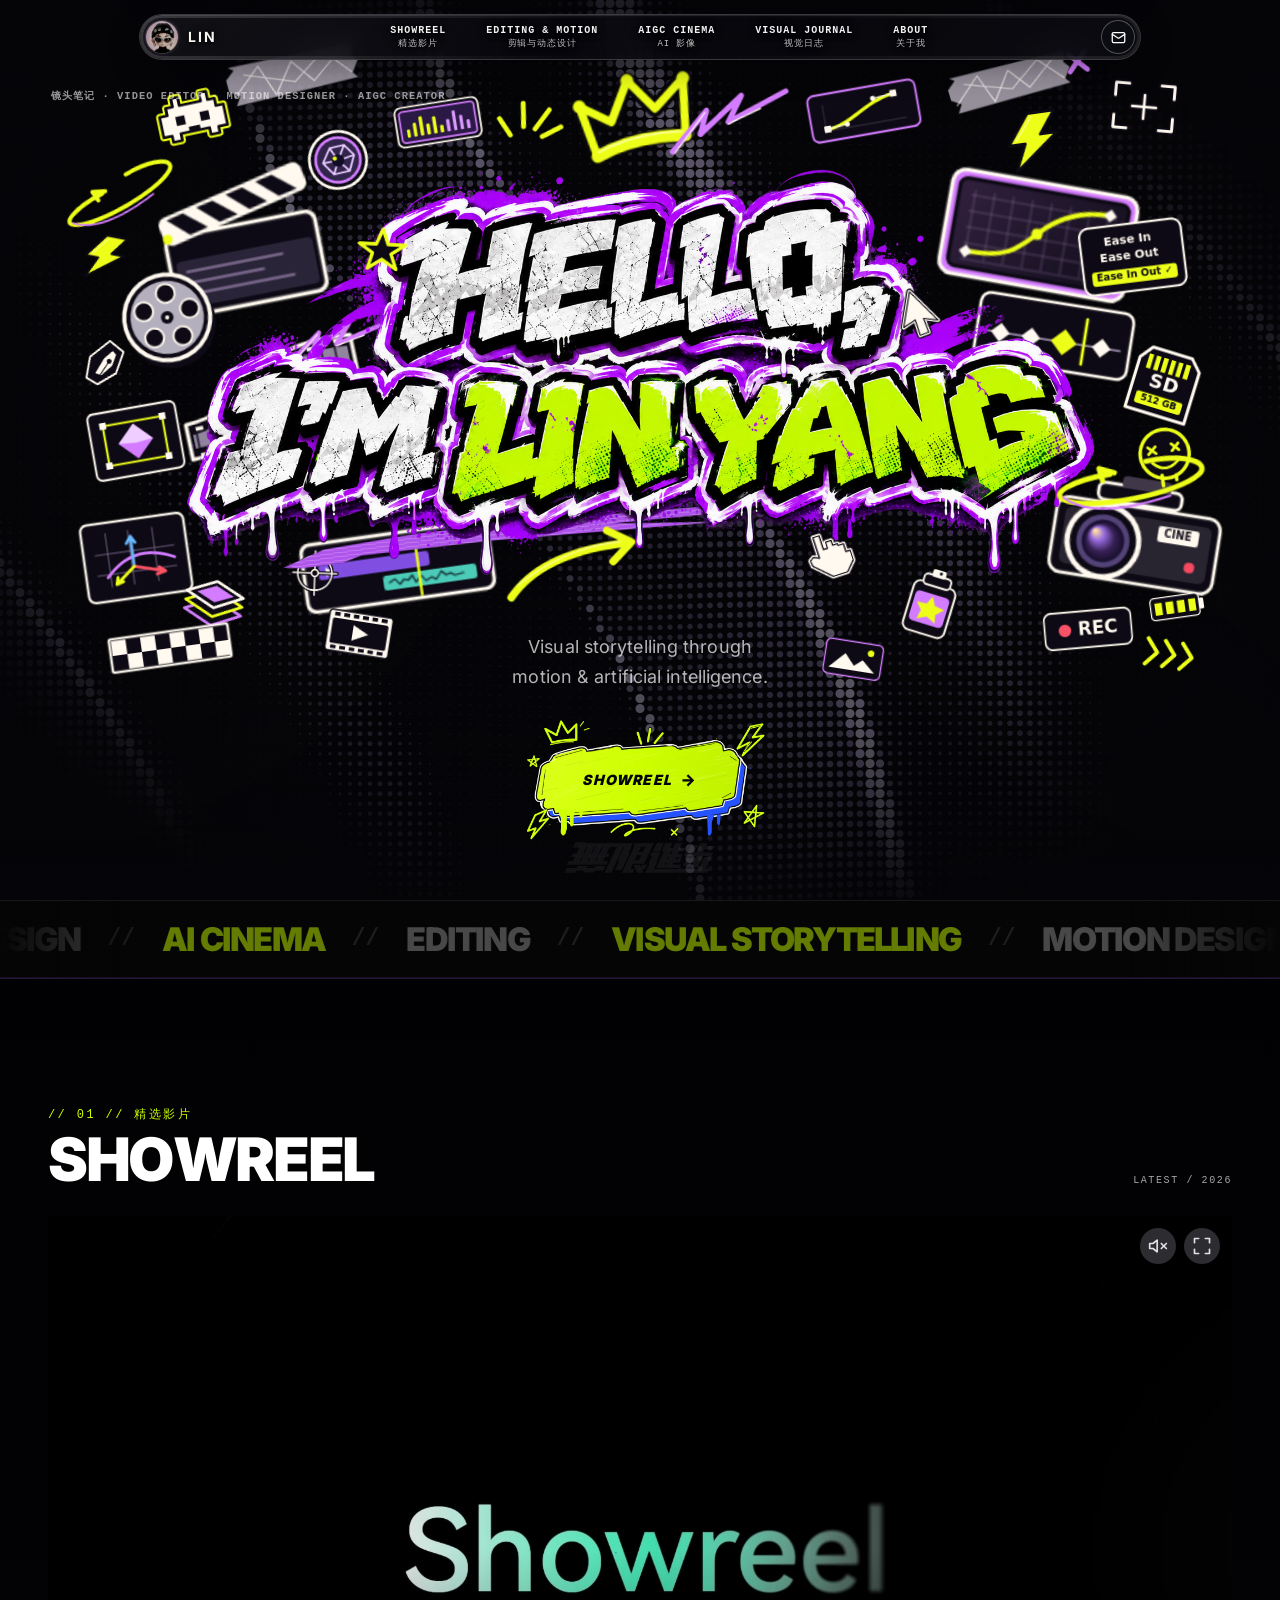
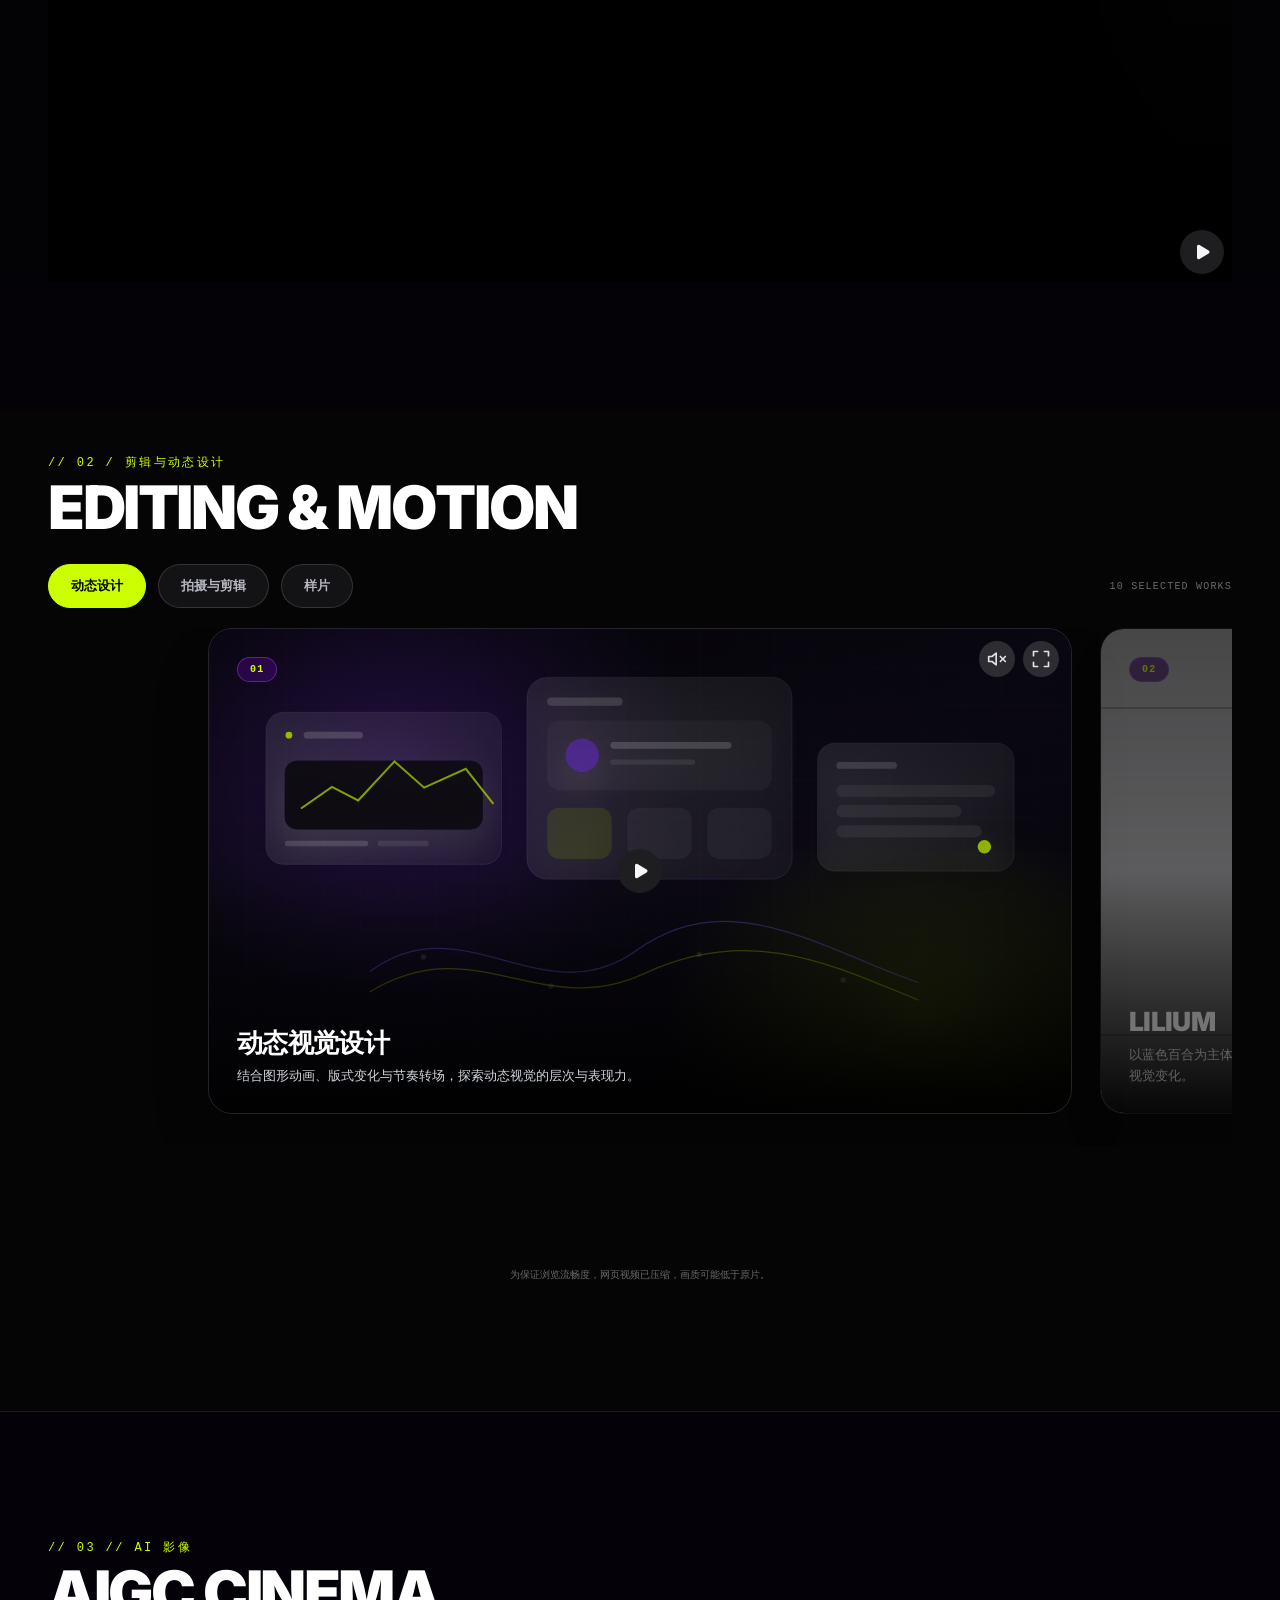
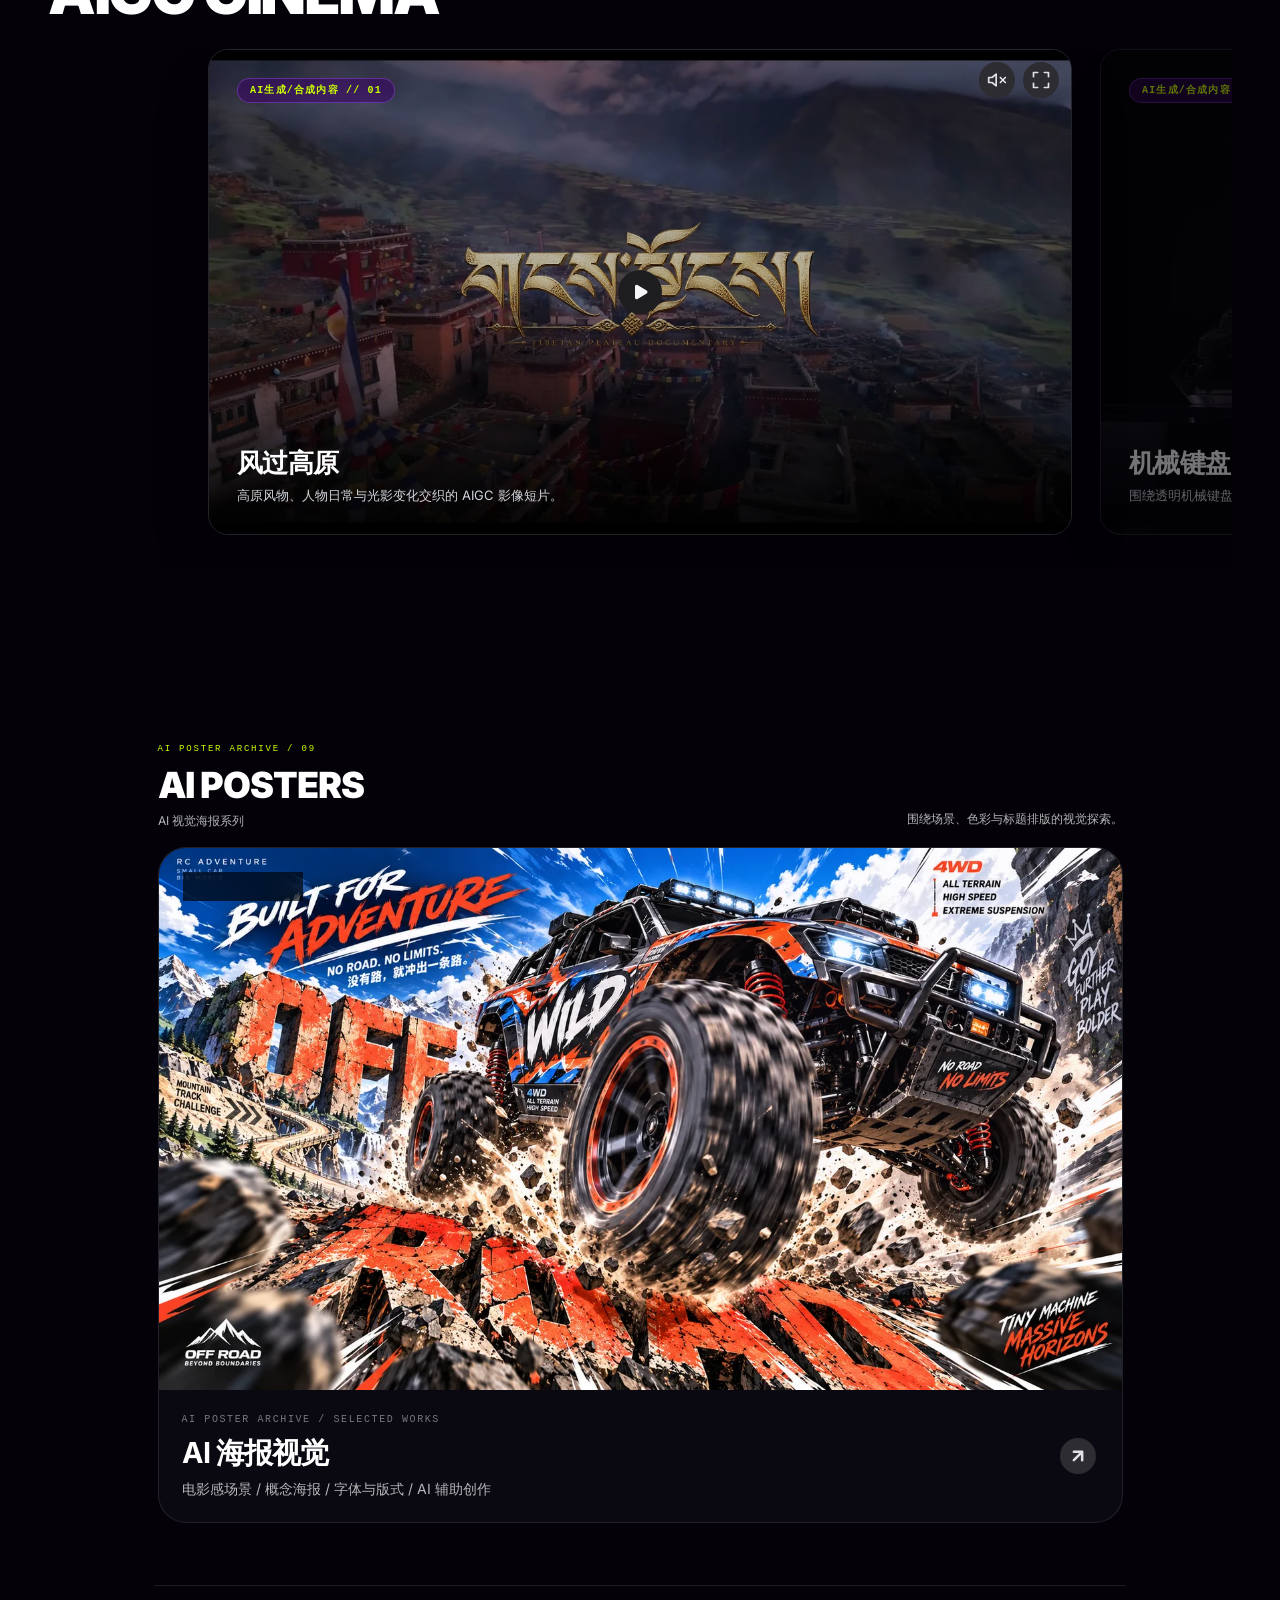
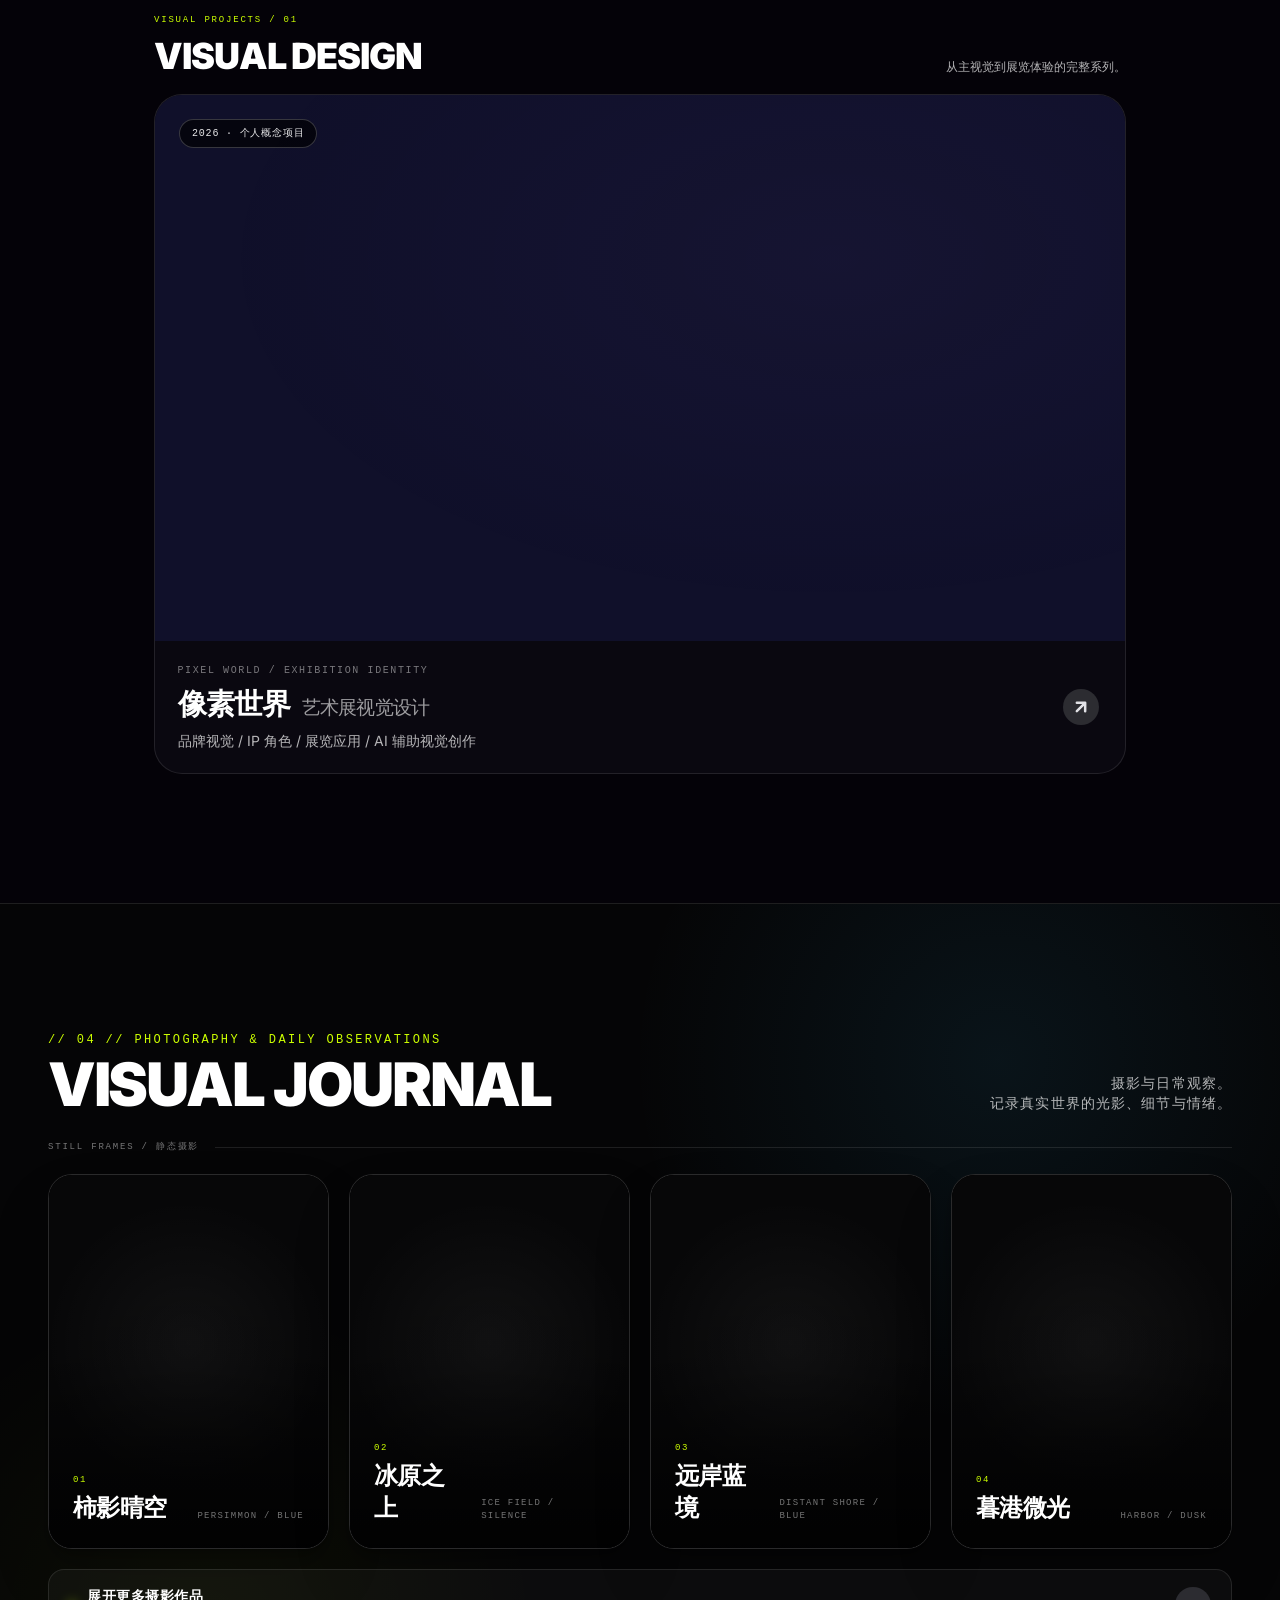
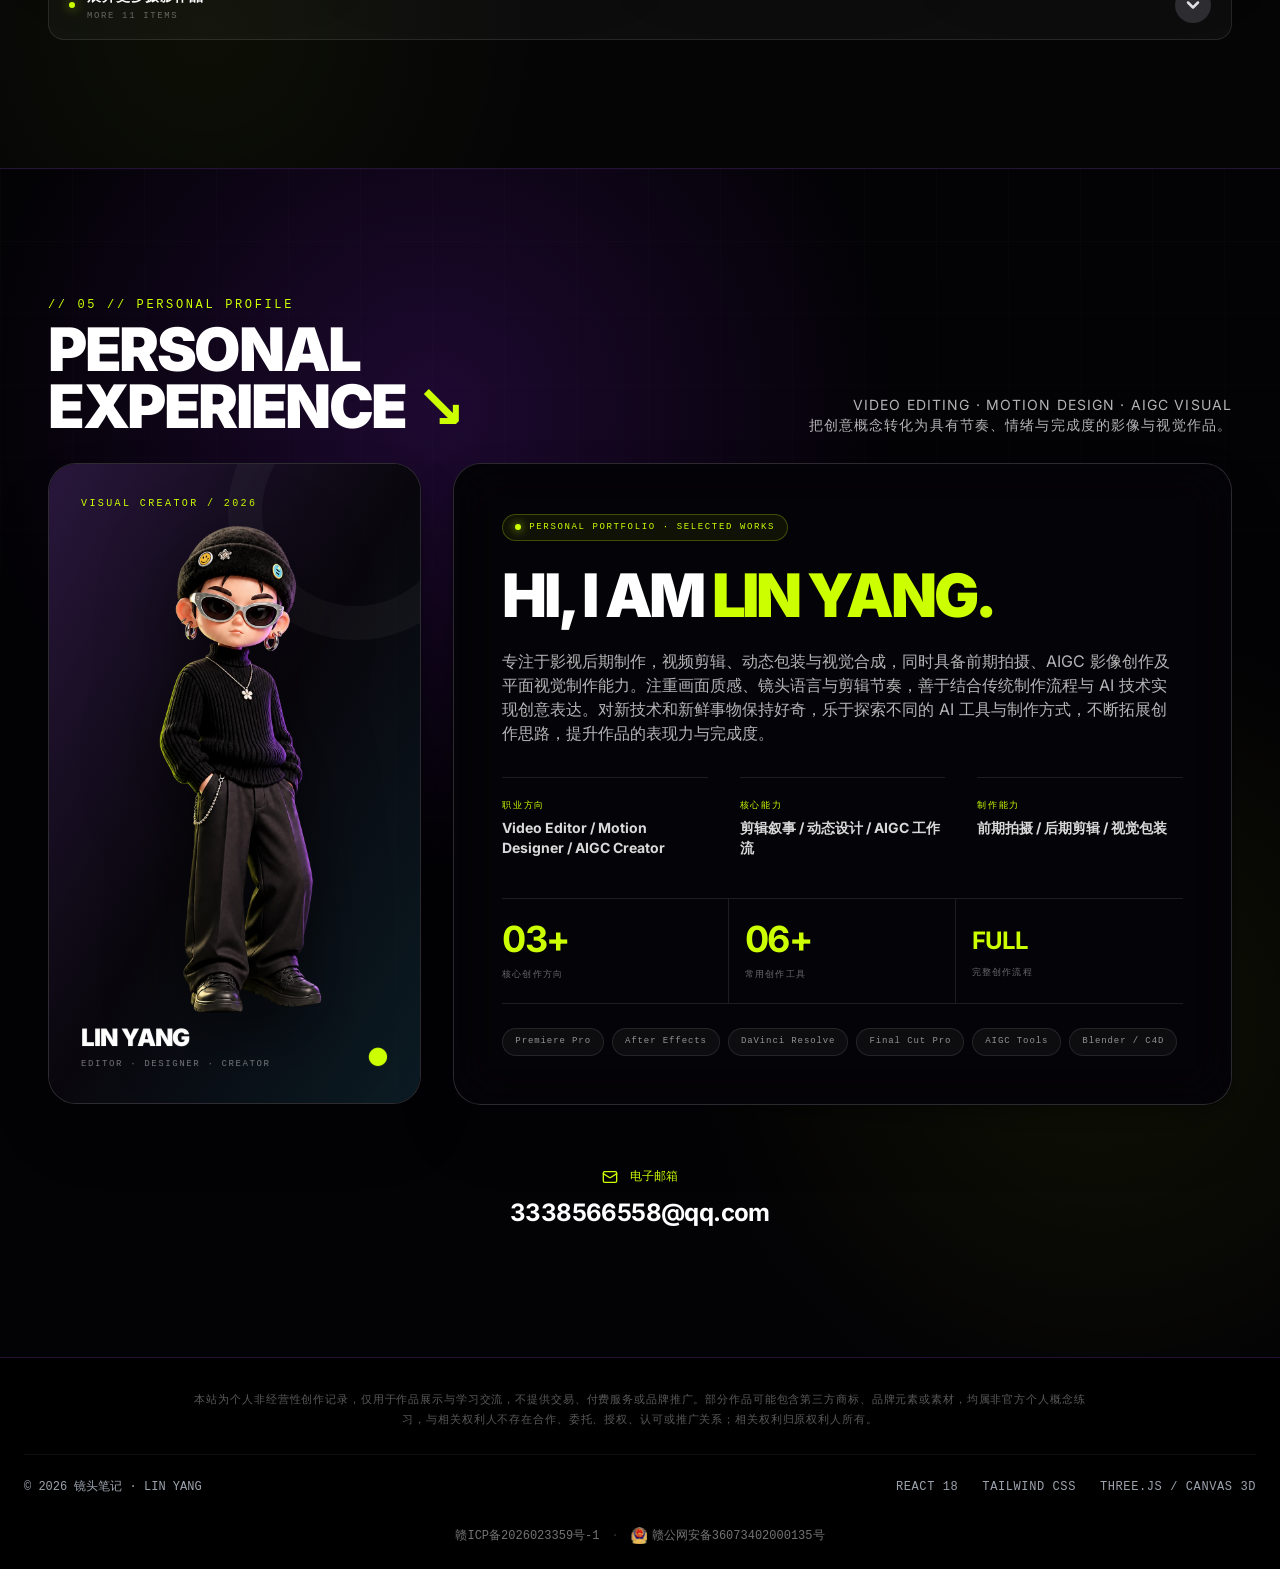
<file: index.html>
<!DOCTYPE html>
<html lang="zh-CN" class="scroll-smooth">
<head>
  <meta charset="UTF-8">
  <meta name="viewport" content="width=device-width, initial-scale=1.0">
  <title>LIN</title>
  <link rel="icon" type="image/x-icon" sizes="16x16 32x32 48x48" href="/favicon.ico?v=creature-h-2">
  <link rel="icon" type="image/svg+xml" sizes="any" href="/favicon.svg?v=creature-h-2">
  <meta name="description" content="镜头笔记是 LIN YANG 的影视后期、动态设计与 AIGC 影像个人创作记录。">
  <meta name="robots" content="noindex, nofollow, noarchive, nosnippet, noimageindex">
  <meta name="theme-color" content="#050505">
  <!-- Start first-screen images before React, fonts and application parsing. -->
  <link rel="preload" as="font" type="font/woff2" href="./assets/hero/textile-greeting/pixelify-sans-latin-700-normal.woff2" crossorigin>
  <link rel="preload" as="image" type="image/webp" href="./assets/hero/graffiti-name-green.webp" fetchpriority="high">
  <link data-hero-preload rel="preload" as="image" type="image/webp" href="./assets/hero/textile-cycles-v1/creature-series.webp">
  <link rel="preload" as="image" type="image/webp" href="./assets/intro/infinite-progress.webp" media="(prefers-reduced-motion: no-preference)">
  <script>
    // Reuse preload URLs, decode before entrance, and never trap a failed/slow visit.
    window.__heroAssetsReady = new Promise(resolve => {
      let finished = false;
      const finish = () => {
        if (finished) return;
        finished = true;
        clearTimeout(deadline);
        resolve();
      };
      const deadline = setTimeout(finish, 2400);
      const images = Array.from(document.querySelectorAll('link[data-hero-preload]'))
        .filter(link => !link.media || window.matchMedia(link.media).matches)
        .map(link => new Promise(done => {
          const image = new Image();
          image.decoding = 'async';
          image.fetchPriority = link.getAttribute('fetchpriority') || 'auto';
          image.onload = () => {
            if (typeof image.decode === 'function') image.decode().catch(() => {}).then(done);
            else done();
          };
          image.onerror = done;
          image.src = link.href;
        }));
      Promise.all(images).then(finish, finish);
    });
  </script>
  <script>
    const pageNavigation = performance.getEntriesByType?.('navigation')[0];
    const isPageReload = pageNavigation ? pageNavigation.type === 'reload' : performance.navigation?.type === 1;
    if (window.location.hash === '#aigc-review') {
      history.replaceState(null, '', '#gallery');
    } else if (isPageReload) {
      // Start a reload at the homepage before reading any chapter or project route.
      if ('scrollRestoration' in history) history.scrollRestoration = 'manual';
      const homeUrl = new URL(window.location.href);
      homeUrl.hash = '';
      history.replaceState(null, '', homeUrl);
    } else if (['#project-pixel-world', '#project-ai-posters'].includes(window.location.hash)) {
      document.documentElement.classList.add('project-route-pending');
    }
  </script>




  <style>
    html { background: #050505; }
    html.project-route-pending #root { visibility: hidden; }
    @keyframes review-return-fallback {
      to { opacity: 1; pointer-events: auto; }
    }
    body {
      font-family: 'Inter', system-ui, -apple-system, BlinkMacSystemFont, sans-serif;
      background-color: #050505;
      color: #ffffff;
      overflow-x: hidden;
    }
    ::-webkit-scrollbar { width: 6px; }
    ::-webkit-scrollbar-track { background: #050505; }
    ::-webkit-scrollbar-thumb { background: #2a1b3d; border-radius: 3px; }
    ::-webkit-scrollbar-thumb:hover { background: #A855F7; }
    .static-icp-footer {
      position: relative;
      z-index: 10;
      visibility: hidden;
      opacity: 0;
      padding: 0 24px calc(24px + env(safe-area-inset-bottom));
      background: #000;
      color: rgba(255, 255, 255, 0.45);
      font-family: ui-monospace, SFMono-Regular, Menlo, Monaco, Consolas, monospace;
      font-size: 12px;
      line-height: 1.5;
      text-align: center;
      transition: opacity 180ms ease;
      animation: static-icp-fallback 180ms ease 12s forwards;
    }
    html.site-intro-complete .static-icp-footer {
      visibility: visible;
      opacity: 1;
      animation: none;
    }
    @keyframes static-icp-fallback {
      to {
        visibility: visible;
        opacity: 1;
      }
    }
    .static-icp-footer a {
      color: inherit;
      text-decoration: none;
      transition: color 180ms ease;
    }
    .static-icp-footer__links {
      display: flex;
      flex-wrap: wrap;
      align-items: center;
      justify-content: center;
      gap: 8px 12px;
    }
    .static-icp-footer__separator {
      color: rgba(255, 255, 255, 0.2);
    }
    .static-icp-footer__police {
      display: inline-flex;
      align-items: center;
      gap: 5px;
    }
    .static-icp-footer__badge {
      width: 16px;
      height: 18px;
      object-fit: contain;
      flex: 0 0 auto;
    }
    .static-icp-footer a:hover,
    .static-icp-footer a:focus-visible {
      color: #CCFF00;
    }

      /* Animate only the media so sound and expand controls stay aligned. */
      .aigc-gallery-card__preview { overflow: hidden; }
      .aigc-gallery-card__preview > img, .aigc-gallery-card__preview > video { opacity: 1; filter: brightness(.85); }
</style>
  <link rel="preload" href="./assets/site.css?v=d8d0b3f5b8" as="style">
  <link rel="stylesheet" href="./assets/site.css?v=d8d0b3f5b8">
</head>
<body class="bg-[#050505] text-white">

  <div id="root"></div>
  <footer class="static-icp-footer" aria-label="网站备案信息">
    <div class="static-icp-footer__links">
      <a href="https://beian.miit.gov.cn/" target="_blank" rel="noopener noreferrer">
        赣ICP备2026023359号-1
      </a>
      <span class="static-icp-footer__separator" aria-hidden="true">·</span>
      <a class="static-icp-footer__police" href="https://beian.mps.gov.cn/#/query/webSearch?code=36073402000135" target="_blank" rel="noopener noreferrer">
        <img class="static-icp-footer__badge" src="./assets/gongan-beian.png" alt="" width="16" height="18">
        赣公网安备36073402000135号
      </a>
    </div>
  </footer>
  <noscript>
    <style>
      .static-icp-footer { visibility: visible !important; opacity: 1 !important; animation: none !important; }
    </style>
  </noscript>
<script src="./assets/react.production.min.js" defer></script>
  <script src="./assets/react-dom.production.min.js" defer></script>
  <script src="./assets/hero/pattern-waves.js?v=0b470b080c" defer></script>
  <script src="./assets/hero/text-image-greeting.js?v=a003a6a29b" defer></script>
  <script src="./assets/hero/nav-glass-surface.js?v=66117b0109" defer></script>
  <script src="./assets/site.js?v=9e4f189800" defer></script>

</body>
</html>
</file>
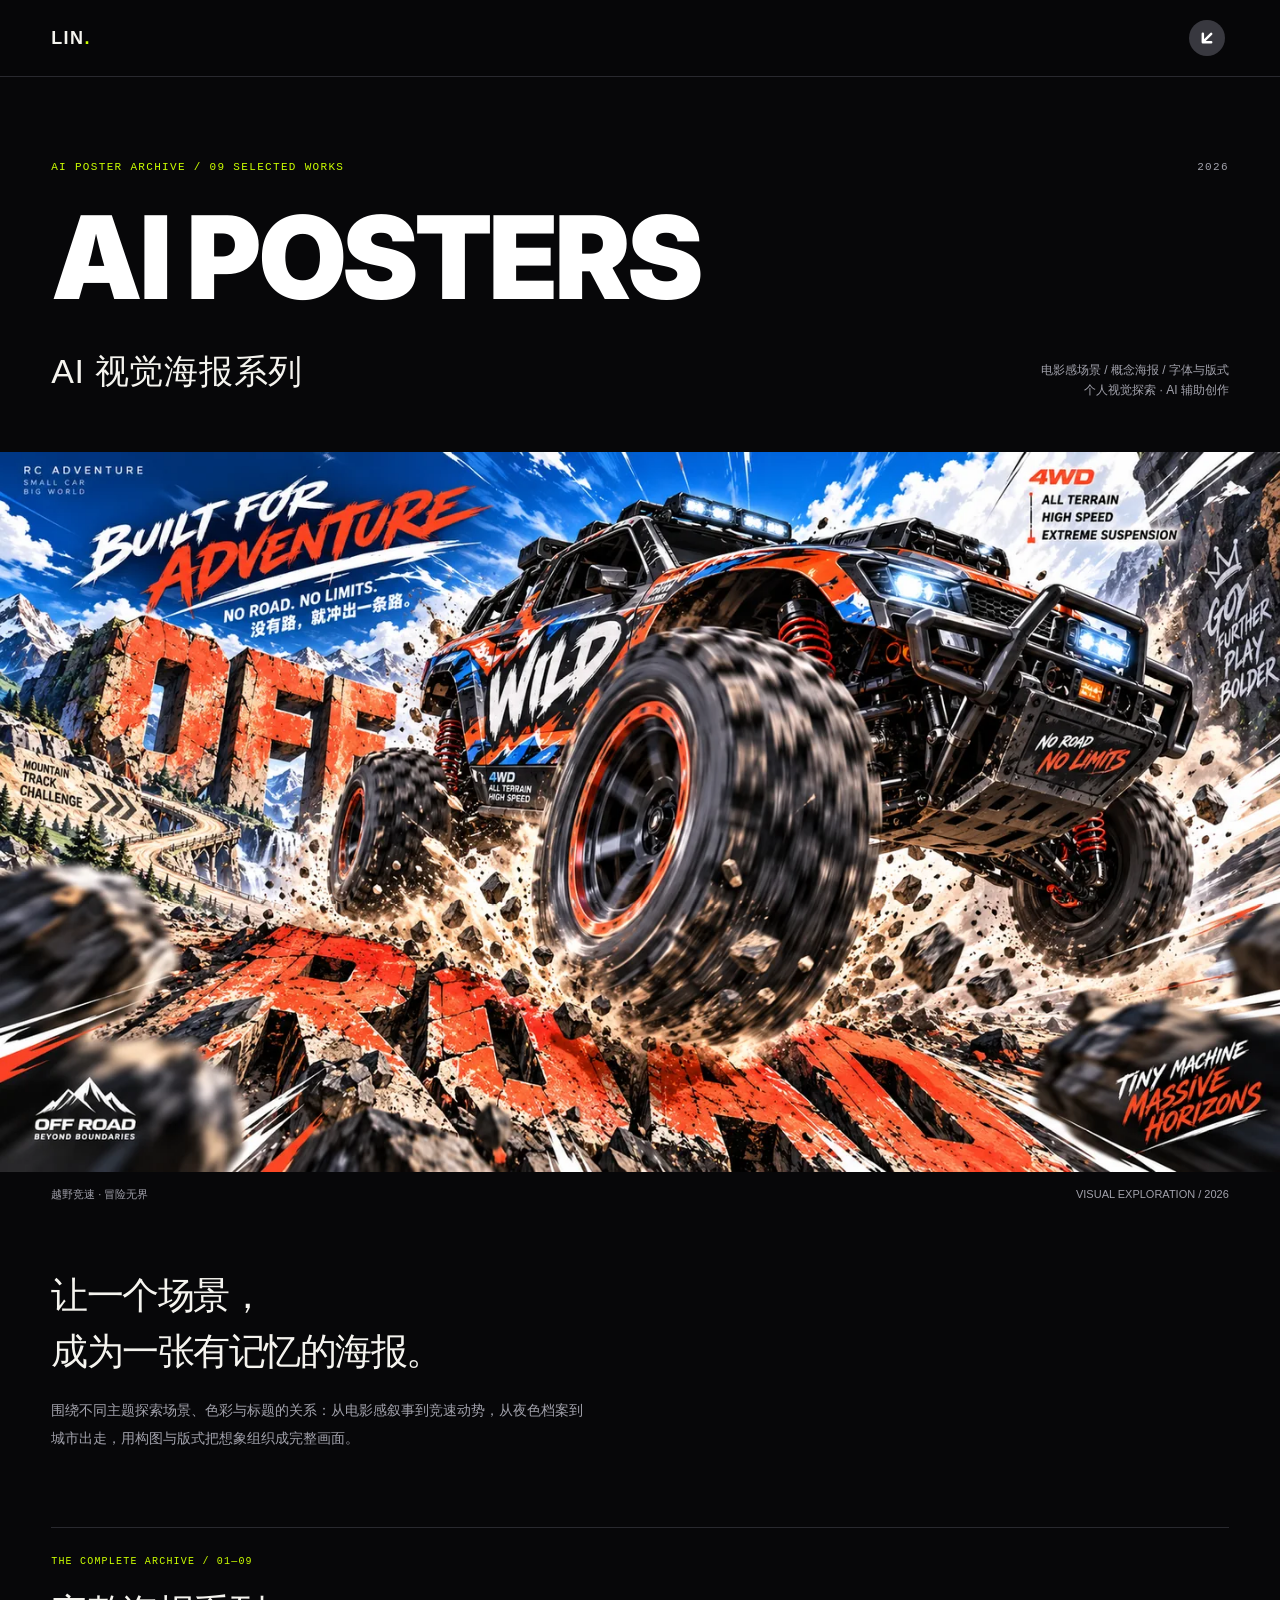
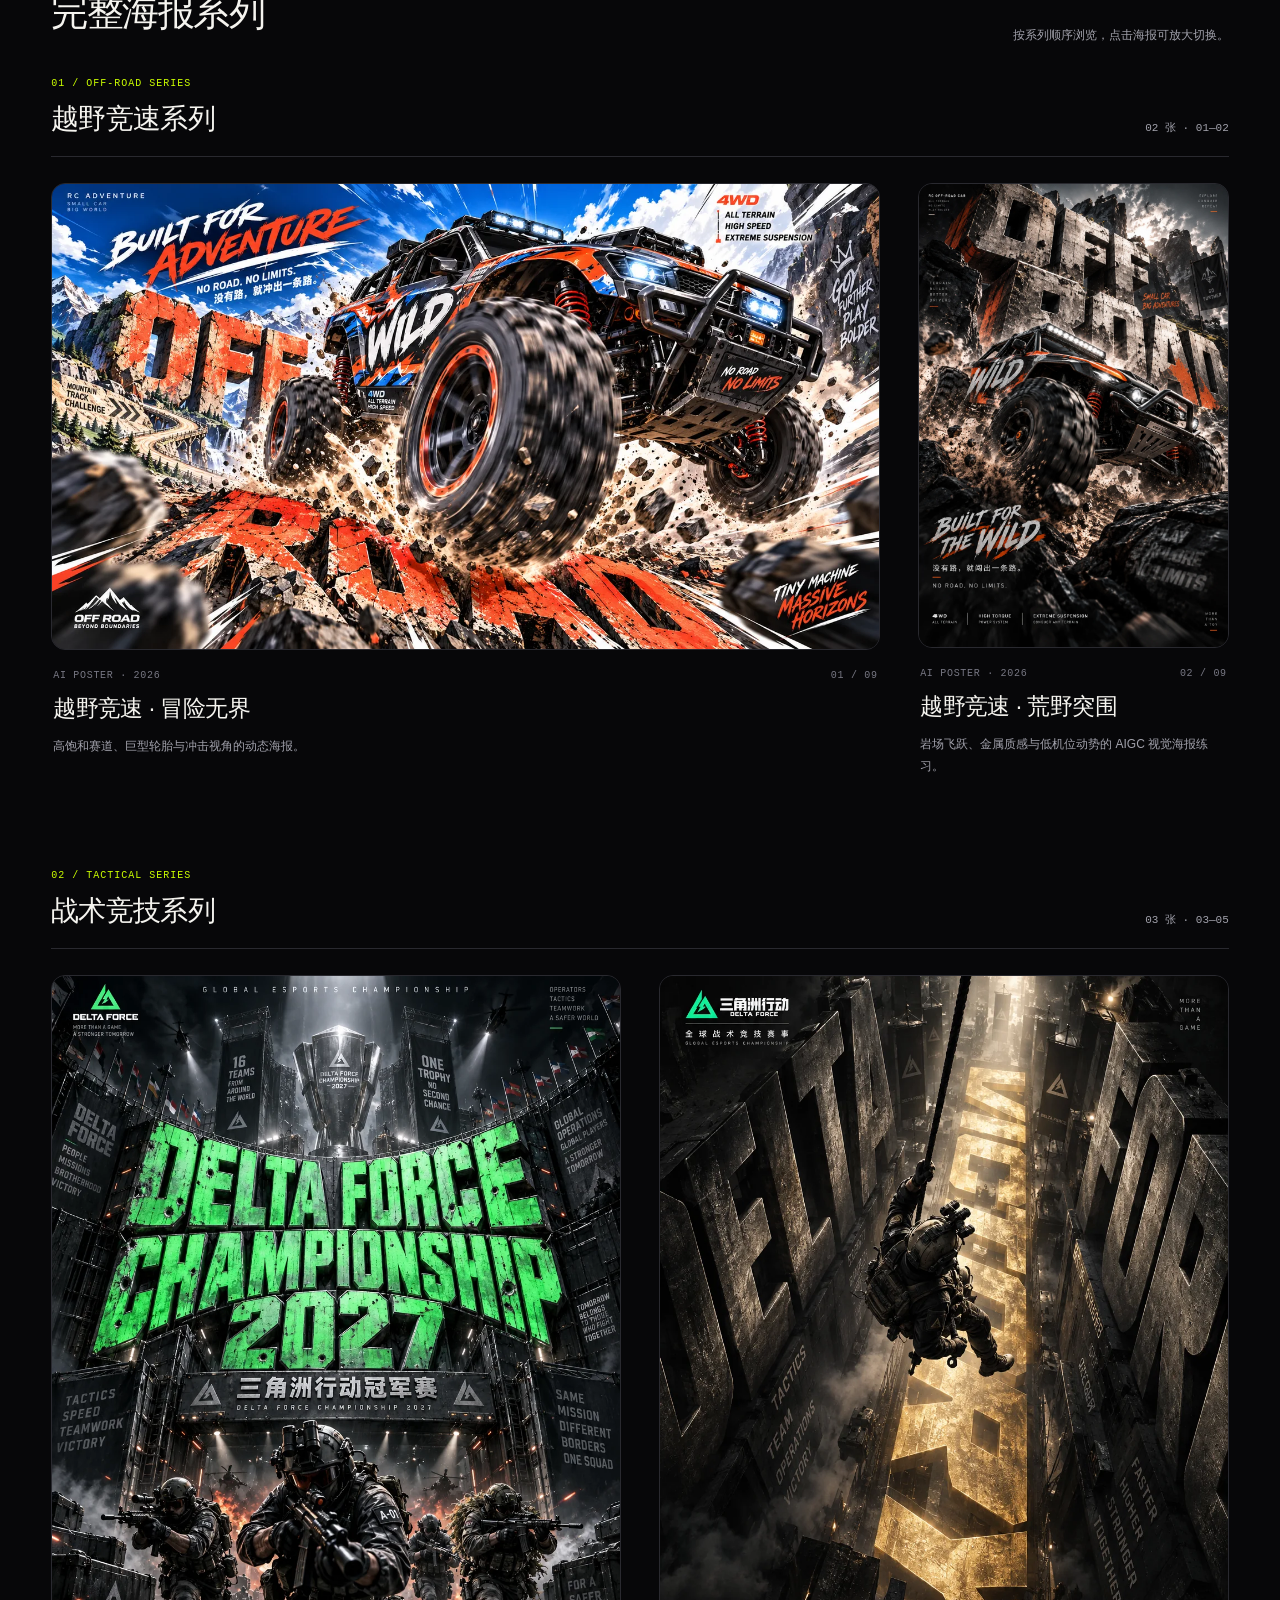
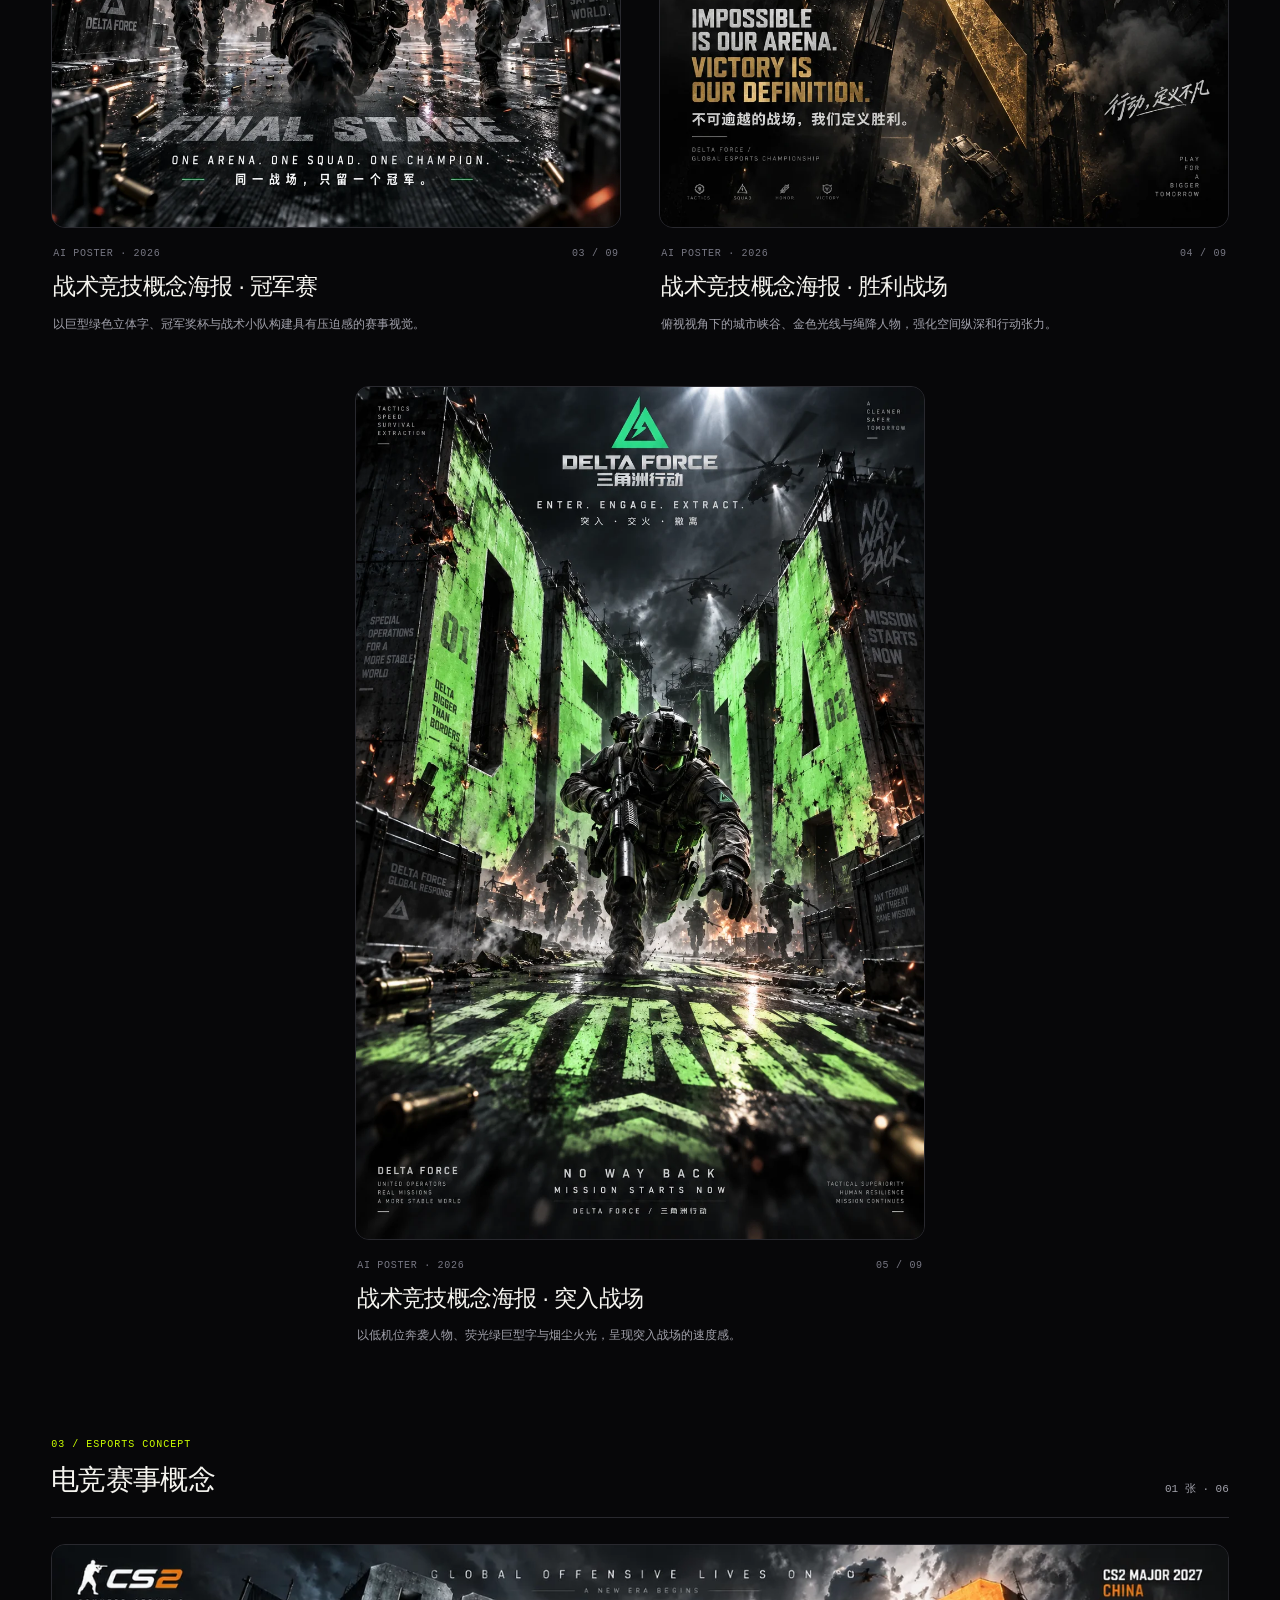
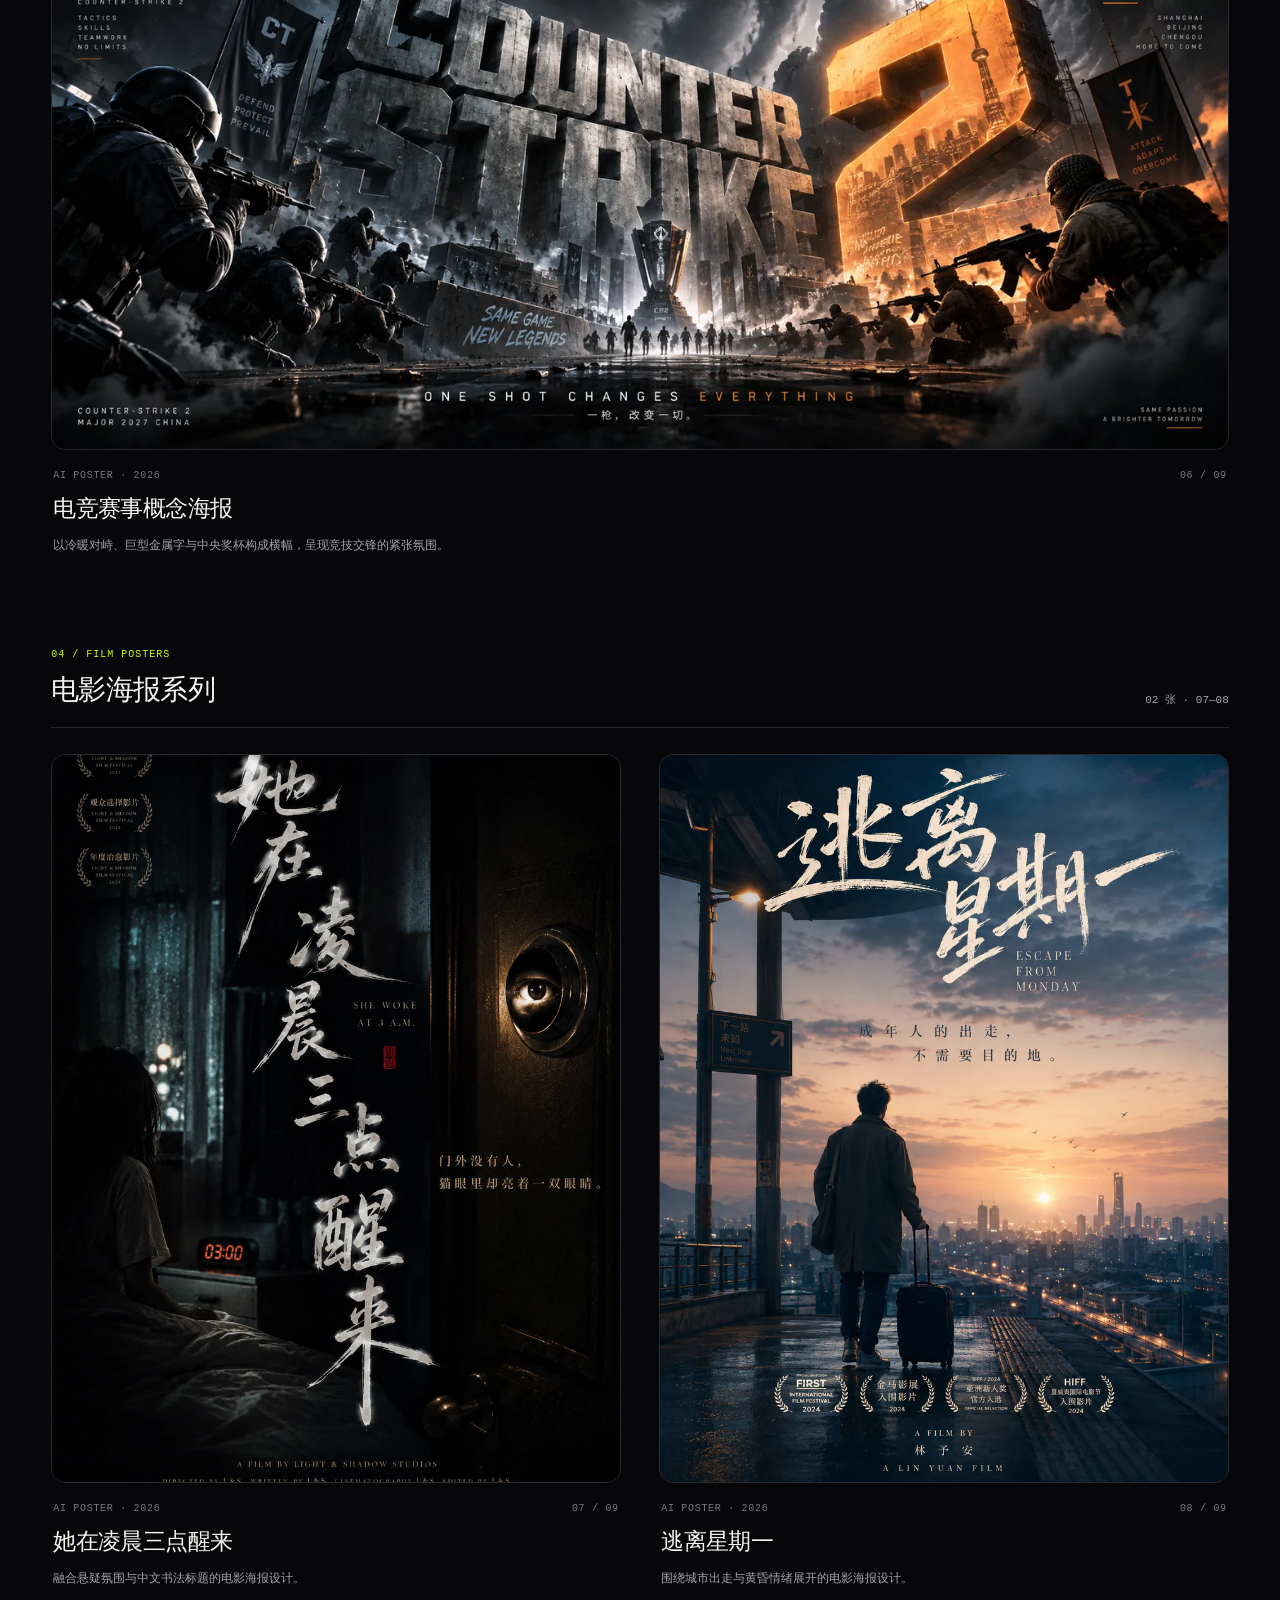
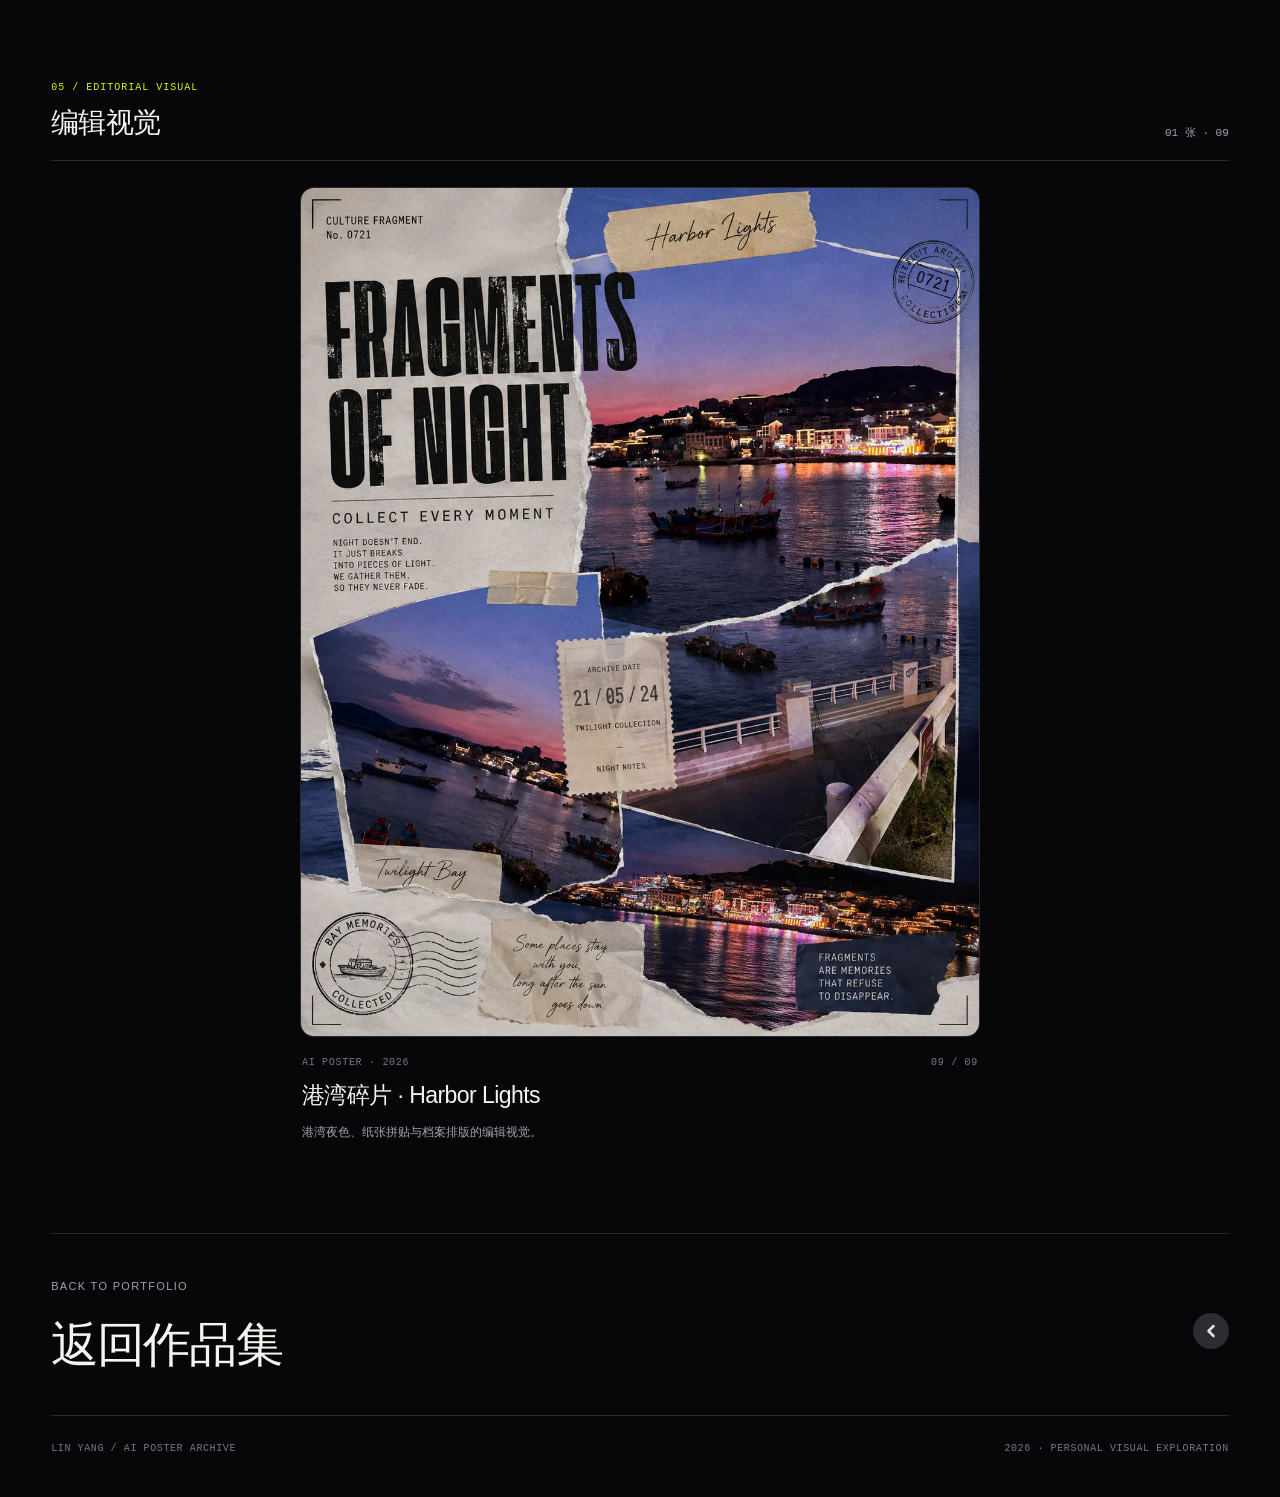
<file: projects/ai-posters.html>
<!doctype html>
<html lang="zh-CN">
<head>
  <meta charset="utf-8">
  <meta name="viewport" content="width=device-width, initial-scale=1">
  <title>LIN</title>
  <link rel="icon" type="image/x-icon" sizes="16x16 32x32 48x48" href="/favicon.ico?v=creature-h-2">
  <link rel="icon" type="image/svg+xml" sizes="any" href="/favicon.svg?v=creature-h-2">
  <meta name="description" content="9 张 AI 视觉海报，围绕电影感场景、概念叙事、字体与版式展开视觉探索。">
  <meta name="robots" content="noindex, nofollow, noarchive, nosnippet, noimageindex">
  <meta name="theme-color" content="#070709">
  <link rel="preload" as="image" href="../assets/circular-posters/poster-off-road-adventure.webp" fetchpriority="high">
  <link rel="preload" as="font" type="font/woff2" href="../assets/fonts/inter-latin-900-normal.woff2" crossorigin>
  <script>document.documentElement.classList.add('project-entry-enabled');</script>
  <style>
    @font-face{font-family:"Portfolio Heading";font-style:normal;font-weight:900;font-display:swap;src:url("../assets/fonts/inter-latin-900-normal.woff2") format("woff2")}
    :root{color-scheme:dark;--paper:#070709;--ink:#f5f4ef;--muted:#a2a2ac;--rule:#29292f;--accent:#ccff00;--gutter:clamp(20px,4vw,64px);font-family:Inter,"Helvetica Neue",Arial,"PingFang SC","Microsoft YaHei",sans-serif;font-synthesis:none}
    *{box-sizing:border-box}html{scroll-behavior:smooth;scroll-padding-top:100px}body{margin:0;background:var(--paper);color:var(--ink);font-size:15px;line-height:1.7;-webkit-font-smoothing:antialiased}::selection{background:var(--accent);color:var(--paper)}a{color:inherit;text-decoration:none}button{font:inherit;color:inherit;cursor:pointer}a,button{-webkit-tap-highlight-color:transparent}a:focus-visible,button:focus-visible{outline:2px solid var(--accent);outline-offset:5px}img{display:block;width:100%;height:auto}h1,h2,h3,h4,p,figure,dl,dd{margin:0}.shell{width:min(100%,1440px);margin-inline:auto;padding-inline:var(--gutter)}
    .site-header{position:sticky;top:0;z-index:20;border-bottom:1px solid var(--rule);background:rgba(7,7,9,.92);backdrop-filter:blur(18px)}.site-nav{display:flex;align-items:center;justify-content:space-between;gap:20px;min-height:76px}.wordmark{font-size:18px;font-weight:700;letter-spacing:.08em}.wordmark span{color:var(--accent)}.back-link{display:grid;place-items:center;width:44px;height:44px;border-radius:50%;color:#fff}.back-link__disc{display:grid;place-items:center;width:36px;height:36px;border-radius:50%;background:#38383f;transition:background-color .18s}.back-link__disc svg{width:20px;height:20px;fill:none;stroke:currentColor;stroke-width:3;stroke-linecap:round;stroke-linejoin:round}.back-link:hover .back-link__disc{background:#484850}
    .eyebrow{font-family:ui-monospace,SFMono-Regular,Consolas,monospace;font-size:11px;letter-spacing:.12em;color:var(--accent)}.hero-heading{padding-block:clamp(42px,6.3vw,90px) clamp(30px,4vw,52px)}.hero-topline{display:flex;justify-content:space-between;gap:20px;margin-bottom:27px}.hero-year{font-family:ui-monospace,SFMono-Regular,Consolas,monospace;color:var(--muted);font-size:11px;letter-spacing:.12em}h1{font-family:"Portfolio Heading",Inter,"Helvetica Neue",Arial,sans-serif;font-size:clamp(42px,9vw,127px);line-height:.95;font-weight:900;letter-spacing:-.04em;color:#fff}.hero-bottom{margin-top:30px;display:flex;align-items:end;justify-content:space-between;gap:24px}.project-subtitle{font-size:clamp(21px,3vw,34px);font-weight:400;letter-spacing:.02em}.project-tags{color:var(--muted);font-size:12px;text-align:right}.hero-image{background:#101014;overflow:hidden}.hero-image img{aspect-ratio:1440/810;object-fit:contain}.hero-caption{display:flex;justify-content:space-between;gap:20px;padding-top:13px;color:var(--muted);font-size:11px}
    .intro{padding-block:65px 75px}.intro h2{font-size:clamp(25px,3vw,37px);font-weight:400;line-height:1.5;letter-spacing:-.04em;margin-bottom:18px}.intro p{max-width:540px;font-size:14px;color:var(--muted);line-height:1.95}.archive-heading{display:flex;align-items:end;justify-content:space-between;gap:25px;padding-block:25px 30px;border-top:1px solid var(--rule)}.archive-heading h2{font-size:clamp(25px,3vw,37px);font-weight:400;letter-spacing:-.04em}.archive-heading p{font-size:12px;color:var(--muted)}.archive-heading .eyebrow{display:block;margin-bottom:12px;font-size:10px;color:var(--accent)}
    .poster-grid{display:grid;grid-template-columns:repeat(2,minmax(0,1fr));gap:clamp(30px,4vw,60px) clamp(20px,3vw,42px);align-items:start}.poster-card{min-width:0;margin:0}.poster-card--wide{grid-column:1/-1}.poster-card--centered{grid-column:1/-1;width:calc((100% - clamp(20px,3vw,42px))/2);justify-self:center}.poster-grid--single .poster-card--centered{width:min(100%,680px)}.poster-grid--mixed{grid-template-columns:minmax(0,2.667fr) minmax(0,1fr)}.poster-grid--mixed .poster-card{grid-column:auto;width:100%}.image-button{display:block;width:100%;padding:0;border:1px solid var(--rule);border-radius:14px;overflow:hidden;background:#101014;cursor:zoom-in;text-align:left}.image-button img{object-fit:contain;transition:transform .45s ease}.poster-caption{padding:17px 2px 0}.poster-meta{display:flex;justify-content:space-between;gap:15px;font-family:ui-monospace,SFMono-Regular,Consolas,monospace;color:#777783;font-size:10px;letter-spacing:.07em;margin-bottom:7px}.poster-caption h4{font-size:clamp(18px,1.8vw,24px);font-weight:500;line-height:1.5;letter-spacing:-.025em}.poster-caption p{margin-top:9px;font-size:12px;color:var(--muted);line-height:1.85}
    .project-footer{margin-top:20px;padding-top:35px;padding-bottom:40px;border-top:1px solid var(--rule)}.return-projects{display:flex;align-items:center;justify-content:space-between;gap:25px;padding-block:8px 30px}.return-projects p{font-size:11px;color:var(--muted);letter-spacing:.12em;margin-bottom:8px}.return-projects strong{font-size:clamp(27px,4vw,48px);font-weight:400;letter-spacing:-.04em}.return-arrow{display:grid;place-items:center;flex-shrink:0;width:36px;height:36px;border:0;border-radius:50%;background:#2c2c31;color:#e1e1e5;transition:background .18s,color .18s}.return-arrow svg{display:block;width:20px;height:20px;fill:none;stroke:currentColor;stroke-width:3;stroke-linecap:round;stroke-linejoin:round}.return-projects:hover .return-arrow{background:#38383f;color:#fff}.footer-meta{display:flex;justify-content:space-between;gap:20px;padding-top:24px;border-top:1px solid var(--rule);font-family:ui-monospace,SFMono-Regular,Consolas,monospace;color:#777783;font-size:10px;letter-spacing:.06em}
    .lightbox{position:fixed;inset:0;margin:auto;padding:0;border:1px solid #303038;border-radius:14px;width:min(1600px,calc(100vw - 24px));max-width:none;max-height:calc(100dvh - 24px);color:var(--ink);background:#0b0b0e;overflow:auto}.lightbox::backdrop{background:rgba(0,0,0,.94);backdrop-filter:blur(9px)}.lightbox-header{display:flex;align-items:center;justify-content:space-between;gap:20px;padding:12px 20px}.lightbox-heading{font-size:13px;font-weight:400;line-height:1.6}.lightbox-close{position:relative;display:grid;place-items:center;width:44px;height:44px;padding:0;flex-shrink:0;border:0;border-radius:50%;background:transparent;color:#e1e1e5;touch-action:manipulation;transition:color .18s}.lightbox-close::before{content:"";position:absolute;inset:4px;border-radius:50%;background:#2c2c31;pointer-events:none;transition:background .18s,transform .18s}.lightbox-close svg{position:relative;width:20px;height:20px;fill:none;stroke:currentColor;stroke-width:2;stroke-linecap:round;pointer-events:none;transition:transform .18s}.lightbox-media{position:relative;display:grid;place-items:center;padding:0 76px;touch-action:pan-y pinch-zoom}.lightbox-media img{width:auto;height:auto;max-width:100%;max-height:calc(100dvh - 150px);object-fit:contain;user-select:none;-webkit-user-drag:none}.lightbox-arrow{position:absolute;top:50%;z-index:2;display:grid;place-items:center;width:44px;height:44px;padding:0;border:0;border-radius:50%;color:#e1e1e5;background:transparent;transform:translateY(-50%);transition:color .18s,transform .18s;touch-action:manipulation}.lightbox-arrow::before{content:"";position:absolute;inset:4px;border-radius:50%;background:#2c2c31;pointer-events:none;transition:background .18s}.lightbox-arrow--previous{left:14px}.lightbox-arrow--next{right:14px}.lightbox-arrow svg{position:relative;width:20px;height:20px;fill:none;stroke:currentColor;stroke-width:3;stroke-linecap:round;stroke-linejoin:round;pointer-events:none}.lightbox-arrow:not(:disabled):hover{color:#fff}.lightbox-arrow:not(:disabled):hover::before{background:#38383f}.lightbox-arrow:not(:disabled):active{transform:translateY(-50%) scale(.95)}.lightbox-arrow:disabled{color:#55555d;cursor:default}.lightbox-controls{display:flex;align-items:center;justify-content:center;padding:12px 16px}.lightbox-close:hover{color:#fff}.lightbox-close:hover::before{background:#38383f}.lightbox-close:active::before,.lightbox-close:active svg{transform:scale(.92)}.lightbox-close:focus-visible{outline:2px solid var(--accent);outline-offset:2px}.lightbox-count{min-width:65px;text-align:center;font-family:ui-monospace,SFMono-Regular,Consolas,monospace;font-size:11px;color:var(--muted)}
    .poster-series{margin-bottom:clamp(55px,7vw,95px)}.series-heading{display:flex;align-items:end;justify-content:space-between;gap:20px;padding-bottom:18px;margin-bottom:26px;border-bottom:1px solid var(--rule)}.series-kicker{font-family:ui-monospace,SFMono-Regular,Consolas,monospace;font-size:10px;letter-spacing:.1em;color:var(--accent);margin-bottom:7px}.series-heading h3{font-size:clamp(21px,2.2vw,28px);font-weight:500;line-height:1.4;letter-spacing:-.025em}.series-count{font-family:ui-monospace,SFMono-Regular,Consolas,monospace;font-size:11px;color:var(--muted);white-space:nowrap}
    @media(hover:hover){.image-button:hover img{transform:scale(1.012)}}
    @media(max-width:700px){.intro{padding-block:42px 50px}.poster-grid,.poster-grid--mixed{grid-template-columns:1fr}.poster-grid .poster-card--centered{width:100%;grid-column:auto}.series-heading{gap:12px}.series-count{font-size:10px}.archive-heading{align-items:start;flex-direction:column;gap:12px}.hero-topline{margin-bottom:24px}.hero-topline .eyebrow{max-width:230px;font-size:10px}.hero-bottom{align-items:start;flex-direction:column;gap:13px;margin-top:24px}.project-tags{text-align:left;font-size:11px}.site-nav{min-height:64px}.hero-caption{font-size:10px}.poster-caption p{font-size:12px}.footer-meta{flex-direction:column;gap:7px;font-size:9px}.lightbox{width:calc(100vw - 12px);max-height:calc(100dvh - 12px);border-radius:10px}.lightbox-header{padding:10px 12px;gap:12px}.lightbox-heading{font-size:12px}.lightbox-media{padding:0 6px}.lightbox-media img{max-height:calc(100dvh - 140px)}.lightbox-arrow--previous{left:8px}.lightbox-arrow--next{right:8px}.lightbox-controls{padding:10px 12px}}
    .project-entry-enabled .hero-topline,
    .project-entry-enabled .hero-heading h1,
    .project-entry-enabled .hero-bottom,
    .project-entry-enabled .hero-image{opacity:0}
    .project-entry-ready .hero-topline{animation:project-copy-enter 550ms cubic-bezier(.16,1,.3,1) 60ms both}
    .project-entry-ready .hero-heading h1{animation:project-copy-enter 700ms cubic-bezier(.16,1,.3,1) 120ms both}
    .project-entry-ready .hero-bottom{animation:project-copy-enter 650ms cubic-bezier(.16,1,.3,1) 220ms both}
    .project-entry-ready .hero-image{animation:project-visual-enter 850ms cubic-bezier(.16,1,.3,1) 260ms both}
    .project-entry-ready .hero-image img{animation:project-image-settle 1100ms cubic-bezier(.16,1,.3,1) 260ms both}
    @keyframes project-copy-enter{from{opacity:0;transform:translateY(18px)}to{opacity:1;transform:translateY(0)}}
    @keyframes project-visual-enter{from{opacity:0;transform:translateY(24px)}to{opacity:1;transform:translateY(0)}}
    @keyframes project-image-settle{from{transform:scale(1.035)}to{transform:scale(1)}}
    @media(prefers-reduced-motion:reduce){html{scroll-behavior:auto}.image-button img,.return-arrow{transition:none}.image-button:hover img{transform:none}.project-entry-enabled .hero-topline,.project-entry-enabled .hero-heading h1,.project-entry-enabled .hero-bottom,.project-entry-enabled .hero-image,.project-entry-ready .hero-image img{animation:none;opacity:1;transform:none}}
  </style>
</head>
<body>
  <header class="site-header"><nav class="site-nav shell" aria-label="项目导航"><a class="wordmark" href="../#ai-poster-archive-title" aria-label="LIN，返回作品集">LIN<span>.</span></a><a class="back-link" href="../#ai-poster-archive-title" aria-label="返回作品集"><span class="back-link__disc" aria-hidden="true"><svg viewBox="0 0 24 24" focusable="false"><path d="M17 7L7 17M7 17H17M7 17V7"/></svg></span></a></nav></header>
  <main>
    <header class="hero-heading shell"><div class="hero-topline"><p class="eyebrow">AI POSTER ARCHIVE / 09 SELECTED WORKS</p><p class="hero-year">2026</p></div><h1>AI POSTERS</h1><div class="hero-bottom"><p class="project-subtitle">AI 视觉海报系列</p><p class="project-tags">电影感场景 / 概念海报 / 字体与版式<br>个人视觉探索 · AI 辅助创作</p></div></header>
    <figure class="hero-image"><img src="../assets/circular-posters/poster-off-road-adventure.webp" width="1440" height="810" alt="越野赛车冲出巨型轮胎构成的高饱和赛道，画面充满速度与动势" fetchpriority="high" decoding="async"></figure>
    <div class="shell"><div class="hero-caption"><span>越野竞速 · 冒险无界</span><span>VISUAL EXPLORATION / 2026</span></div>
      <section class="intro" id="series-intro" aria-label="系列概述"><div><h2>让一个场景，<br>成为一张有记忆的海报。</h2><p>围绕不同主题探索场景、色彩与标题的关系：从电影感叙事到竞速动势，从夜色档案到城市出走，用构图与版式把想象组织成完整画面。</p></div></section>
      <section aria-labelledby="archive-title"><header class="archive-heading"><div><span class="eyebrow">THE COMPLETE ARCHIVE / 01—09</span><h2 id="archive-title">完整海报系列</h2></div><p>按系列顺序浏览，点击海报可放大切换。</p></header><div id="poster-grid"></div></section>
      <footer class="project-footer"><a class="return-projects" href="../#ai-poster-archive-title"><div><p>BACK TO PORTFOLIO</p><strong>返回作品集</strong></div><span class="return-arrow" aria-hidden="true"><svg viewBox="0 0 24 24" aria-hidden="true" focusable="false"><path d="M15 6 9 12 15 18"/></svg></span></a><div class="footer-meta"><span>LIN YANG / AI POSTER ARCHIVE</span><span>2026 · PERSONAL VISUAL EXPLORATION</span></div></footer>
    </div>
  </main>
  <dialog class="lightbox" id="lightbox" aria-labelledby="lightbox-title"><header class="lightbox-header"><h2 class="lightbox-heading" id="lightbox-title"></h2><button class="lightbox-close" type="button" aria-label="关闭放大图片"><svg viewBox="0 0 24 24" aria-hidden="true" focusable="false"><path d="M6 6 18 18M18 6 6 18"/></svg></button></header><div class="lightbox-media"><button class="lightbox-arrow lightbox-arrow--previous" type="button" id="previous" aria-label="上一张海报"><svg viewBox="0 0 24 24" aria-hidden="true" focusable="false"><path d="M15 6 9 12 15 18"/></svg></button><img id="lightbox-image" alt="" draggable="false"><button class="lightbox-arrow lightbox-arrow--next" type="button" id="next" aria-label="下一张海报"><svg viewBox="0 0 24 24" aria-hidden="true" focusable="false"><path d="M9 6 15 12 9 18"/></svg></button></div><div class="lightbox-controls"><span class="lightbox-count" id="lightbox-count" aria-live="polite" aria-atomic="true"></span></div></dialog>
  <script>
  (() => {
    'use strict';
    const posters = [
      {title:'越野竞速 · 冒险无界',file:'poster-off-road-adventure.webp',width:1440,height:810,desc:'高饱和赛道、巨型轮胎与冲击视角的动态海报。',series:'off-road'},
      {title:'越野竞速 · 荒野突围',file:'poster-off-road-built-wild.webp',width:1024,height:1536,desc:'岩场飞跃、金属质感与低机位动势的 AIGC 视觉海报练习。',series:'off-road'},
      {title:'战术竞技概念海报 · 冠军赛',file:'poster-tactical-championship.webp',width:1024,height:1536,desc:'以巨型绿色立体字、冠军奖杯与战术小队构建具有压迫感的赛事视觉。',series:'tactical'},
      {title:'战术竞技概念海报 · 胜利战场',file:'poster-tactical-arena.webp',width:1024,height:1536,desc:'俯视视角下的城市峡谷、金色光线与绳降人物，强化空间纵深和行动张力。',series:'tactical'},
      {title:'战术竞技概念海报 · 突入战场',file:'poster-tactical-engage.webp',width:1024,height:1536,desc:'以低机位奔袭人物、荧光绿巨型字与烟尘火光，呈现突入战场的速度感。',series:'tactical'},
      {title:'电竞赛事概念海报',file:'poster-esports-event.webp',width:1440,height:617,desc:'以冷暖对峙、巨型金属字与中央奖杯构成横幅，呈现竞技交锋的紧张氛围。',series:'esports'},
      {title:'她在凌晨三点醒来',file:'poster-she-woke.webp',width:900,height:1152,desc:'融合悬疑氛围与中文书法标题的电影海报设计。',series:'film'},
      {title:'逃离星期一',file:'poster-escape-monday.webp',width:900,height:1152,desc:'围绕城市出走与黄昏情绪展开的电影海报设计。',series:'film'},
      {title:'港湾碎片 · Harbor Lights',file:'poster-harbor-lights.webp',width:1122,height:1402,desc:'港湾夜色、纸张拼贴与档案排版的编辑视觉。',series:'editorial'},
    ];
    const grid = document.getElementById('poster-grid');
    const asset = poster => '../assets/circular-posters/' + poster.file;
    const series = [
      {id:'off-road',title:'越野竞速系列',en:'OFF-ROAD SERIES',layout:'mixed'},
      {id:'tactical',title:'战术竞技系列',en:'TACTICAL SERIES'},
      {id:'esports',title:'电竞赛事概念',en:'ESPORTS CONCEPT'},
      {id:'film',title:'电影海报系列',en:'FILM POSTERS'},
      {id:'editorial',title:'编辑视觉',en:'EDITORIAL VISUAL'},
    ];
    const pad = value => String(value).padStart(2,'0');
    series.forEach((collection,seriesIndex) => {
      const entries = posters.map((poster,index) => ({poster,index})).filter(entry => entry.poster.series === collection.id);
      if(!entries.length)return;
      const section = document.createElement('section'); section.className = 'poster-series'; section.dataset.series = collection.id; section.setAttribute('aria-labelledby',collection.id + '-title');
      const header = document.createElement('header'); header.className = 'series-heading';
      const headingBlock = document.createElement('div'); const kicker = document.createElement('p'); kicker.className = 'series-kicker'; kicker.textContent = pad(seriesIndex + 1) + ' / ' + collection.en;
      const heading = document.createElement('h3'); heading.id = collection.id + '-title'; heading.textContent = collection.title; headingBlock.append(kicker,heading);
      const range = document.createElement('p'); range.className = 'series-count'; range.textContent = pad(entries.length) + ' 张 · ' + pad(entries[0].index + 1) + (entries.length > 1 ? '—' + pad(entries[entries.length - 1].index + 1) : ''); header.append(headingBlock,range);
      const collectionGrid = document.createElement('div'); collectionGrid.className = 'poster-grid' + (collection.layout ? ' poster-grid--' + collection.layout : '') + (entries.length === 1 ? ' poster-grid--single' : '');
      const portraits = entries.filter(entry => entry.poster.width <= entry.poster.height);
      entries.forEach(({poster,index}) => {
        const figure = document.createElement('figure'); figure.className = 'poster-card';
        if(poster.width > poster.height)figure.classList.add('poster-card--wide');
        else if(portraits.length % 2 && index === portraits[portraits.length - 1].index)figure.classList.add('poster-card--centered');
        const button = document.createElement('button'); button.type = 'button'; button.className = 'image-button'; button.dataset.posterIndex = index; button.setAttribute('aria-label','放大查看：' + poster.title);
        const image = document.createElement('img'); image.src = asset(poster); image.width = poster.width; image.height = poster.height; image.alt = poster.title; image.loading = 'lazy'; image.decoding = 'async'; button.append(image);
        const caption = document.createElement('figcaption'); caption.className = 'poster-caption';
        const meta = document.createElement('div'); meta.className = 'poster-meta'; const category = document.createElement('span'); category.textContent = 'AI POSTER · 2026'; const number = document.createElement('span'); number.textContent = pad(index + 1) + ' / ' + pad(posters.length); meta.append(category,number);
        const title = document.createElement('h4'); title.textContent = poster.title; const description = document.createElement('p'); description.textContent = poster.desc; caption.append(meta,title,description);
        figure.append(button,caption); collectionGrid.append(figure);
      });
      section.append(header,collectionGrid); grid.append(section);
    });
    const dialog = document.getElementById('lightbox');
    const image = document.getElementById('lightbox-image');
    const title = document.getElementById('lightbox-title');
    const count = document.getElementById('lightbox-count');
    const closeButton = dialog.querySelector('.lightbox-close');
    let current = 0, opener = null, oldOverflow = '', swipe = null;
    function render(index){
      current = (index + posters.length) % posters.length; const poster = posters[current];
      image.src = asset(poster); image.alt = poster.title; image.width = poster.width; image.height = poster.height; title.textContent = poster.title; count.textContent = pad(current + 1) + ' / ' + pad(posters.length);
      for(const offset of [-1,1]){const preload = new Image();preload.src = asset(posters[(current + offset + posters.length) % posters.length]);}
    }
    function open(index,button){opener = button;render(index);oldOverflow = document.body.style.overflow;document.body.style.overflow = 'hidden';dialog.showModal();closeButton.focus({preventScroll:true});}
    function close(){if(dialog.open)dialog.close();}
    grid.addEventListener('click',event=>{const button = event.target.closest('[data-poster-index]');if(button)open(Number(button.dataset.posterIndex),button);});
    closeButton.addEventListener('click',close);
    document.getElementById('previous').addEventListener('click',()=>render(current - 1));
    document.getElementById('next').addEventListener('click',()=>render(current + 1));
    dialog.addEventListener('cancel',event=>{event.preventDefault();close();});
    dialog.addEventListener('close',()=>{document.body.style.overflow = oldOverflow;swipe = null;if(opener?.isConnected)opener.focus({preventScroll:true});});
    dialog.addEventListener('click',event=>{if(event.target !== dialog)return;const box = dialog.getBoundingClientRect();if(event.clientX < box.left || event.clientX > box.right || event.clientY < box.top || event.clientY > box.bottom)close();});
    const media = dialog.querySelector('.lightbox-media');
    const pointers = new Set();
    media.addEventListener('pointerdown',event=>{if(event.target.closest('button')){swipe = null;return;}pointers.add(event.pointerId);if(pointers.size !== 1 || !event.isPrimary){swipe = null;return;}swipe = {id:event.pointerId,x:event.clientX,y:event.clientY,time:Date.now()};});
    media.addEventListener('pointerup',event=>{pointers.delete(event.pointerId);const start = swipe;swipe = null;if(!start || start.id !== event.pointerId)return;const dx = event.clientX-start.x,dy = event.clientY-start.y;if(Math.abs(dx)>55 && Math.abs(dx)>Math.abs(dy)*1.5 && Date.now()-start.time<900)render(current + (dx<0?1:-1));});
    media.addEventListener('pointercancel',event=>{pointers.delete(event.pointerId);swipe = null;});
    const embedded = new URLSearchParams(location.search).get('embed') === 'portfolio' && parent !== window;
    let entryVisibilityObserver = null;
    const beginProjectEntry = () => {
      document.documentElement.classList.add('project-entry-ready');
      entryVisibilityObserver?.disconnect();
    };
    if(embedded){
      window.addEventListener('message',event=>{
        if(event.origin !== location.origin || event.source !== parent || event.data?.type !== 'ai-posters-enter')return;
        beginProjectEntry();
      });
      // Keep entry working in portfolio tabs opened before the new message bridge.
      const frame = window.frameElement;
      if(frame){
        const enterWhenVisible = () => {if(getComputedStyle(frame).visibility !== 'hidden')beginProjectEntry();};
        entryVisibilityObserver = new MutationObserver(enterWhenVisible);
        entryVisibilityObserver.observe(frame,{attributes:true,attributeFilter:['style','class']});
        enterWhenVisible();
      }
    }else{
      const hero = document.querySelector('.hero-image img');
      const enterWhenDecoded = () => Promise.resolve(hero?.decode?.()).catch(()=>{}).then(beginProjectEntry);
      if(!hero || hero.complete)enterWhenDecoded();
      else{hero.addEventListener('load',enterWhenDecoded,{once:true});hero.addEventListener('error',enterWhenDecoded,{once:true});}
    }
    const requestReturn = () => parent.postMessage({type:'ai-posters-close'},location.origin);
    document.addEventListener('keydown',event=>{
      if(dialog.open){if(event.key === 'ArrowLeft'){event.preventDefault();render(current-1);}if(event.key === 'ArrowRight'){event.preventDefault();render(current+1);}return;}
      if(embedded && event.key === 'Escape'){event.preventDefault();requestReturn();}
    });
    if(embedded){
      document.querySelectorAll('a[href="../#ai-poster-archive-title"]').forEach(link=>link.addEventListener('click',event=>{if(event.button!==0 || event.metaKey || event.ctrlKey || event.shiftKey || event.altKey)return;event.preventDefault();requestReturn();}));
      const hero = document.querySelector('.hero-image img');
      const ready = () => {const decoded = hero.decode ? hero.decode().catch(()=>{}) : Promise.resolve();decoded.then(()=>parent.postMessage({type:'ai-posters-ready'},location.origin));};
      if(hero.complete)ready();else{hero.addEventListener('load',ready,{once:true});hero.addEventListener('error',ready,{once:true});}
    }
  })();
  </script>
</body>
</html>
</file>
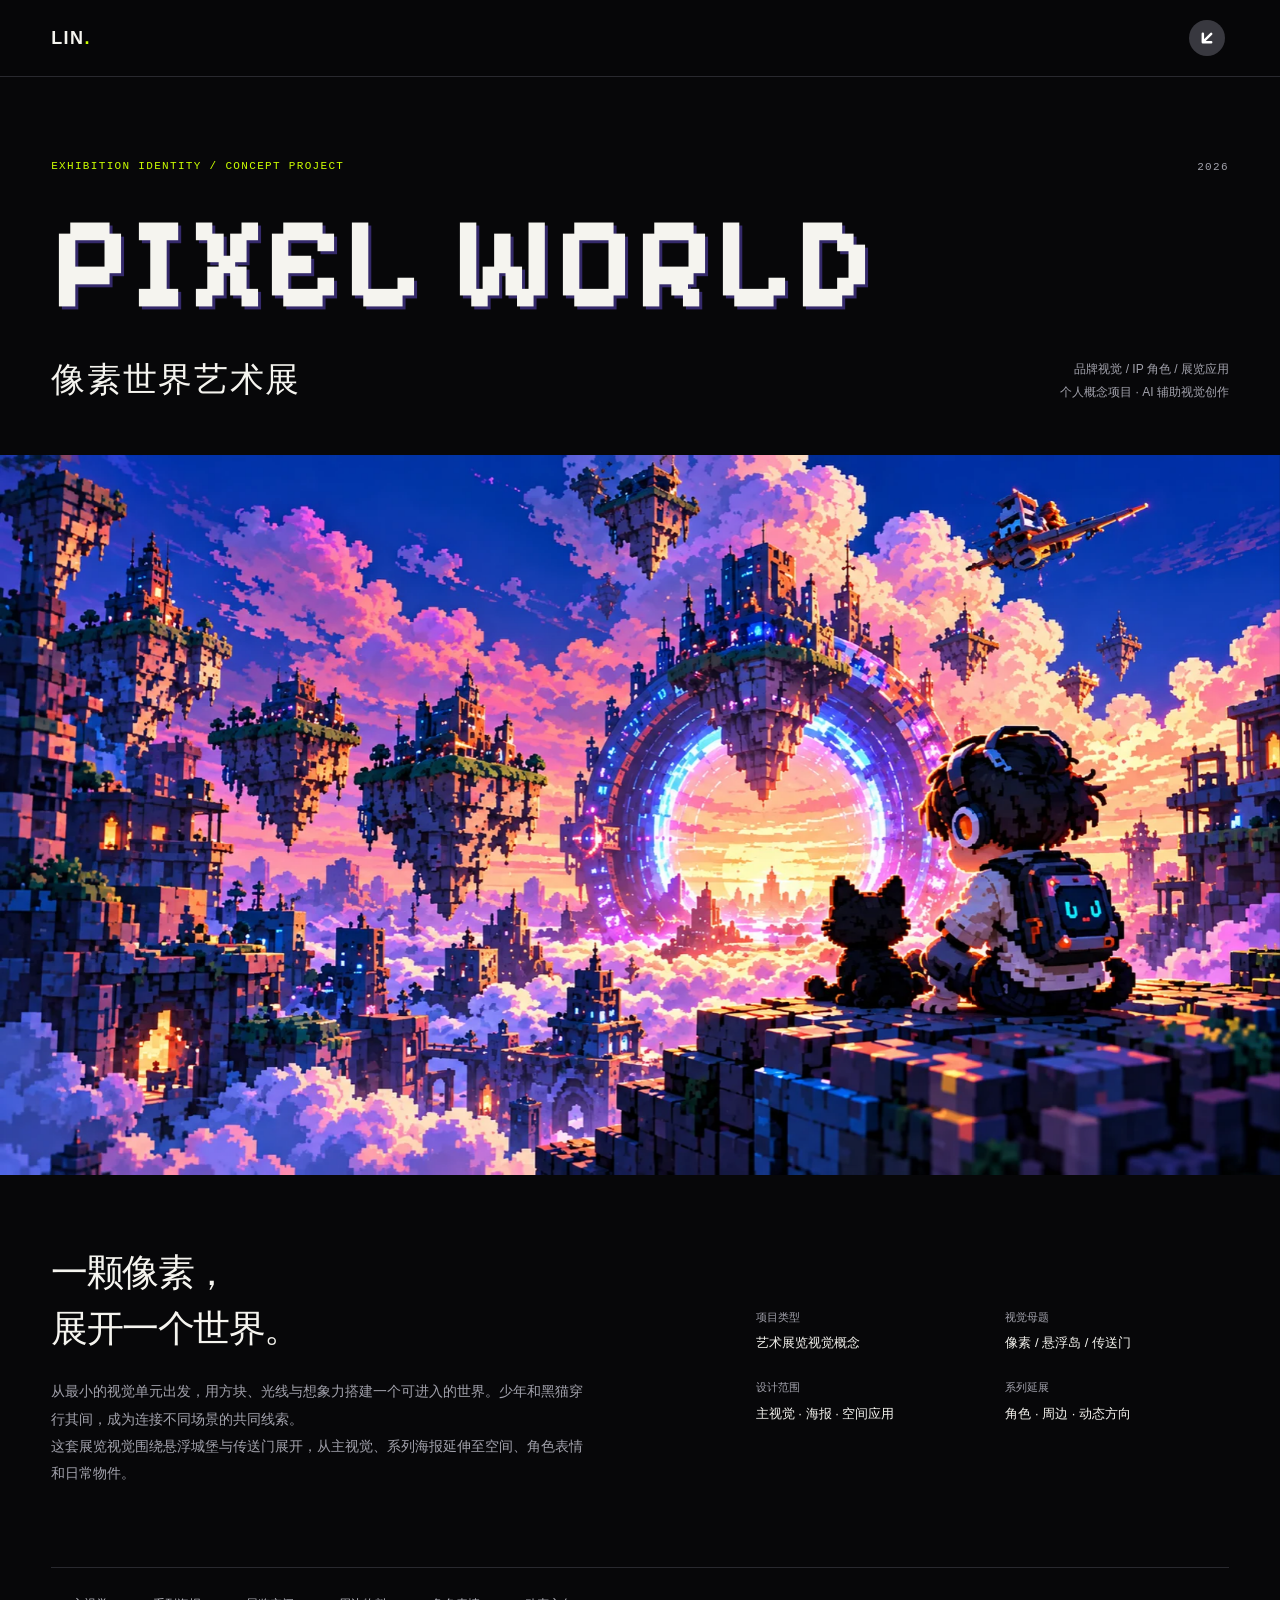
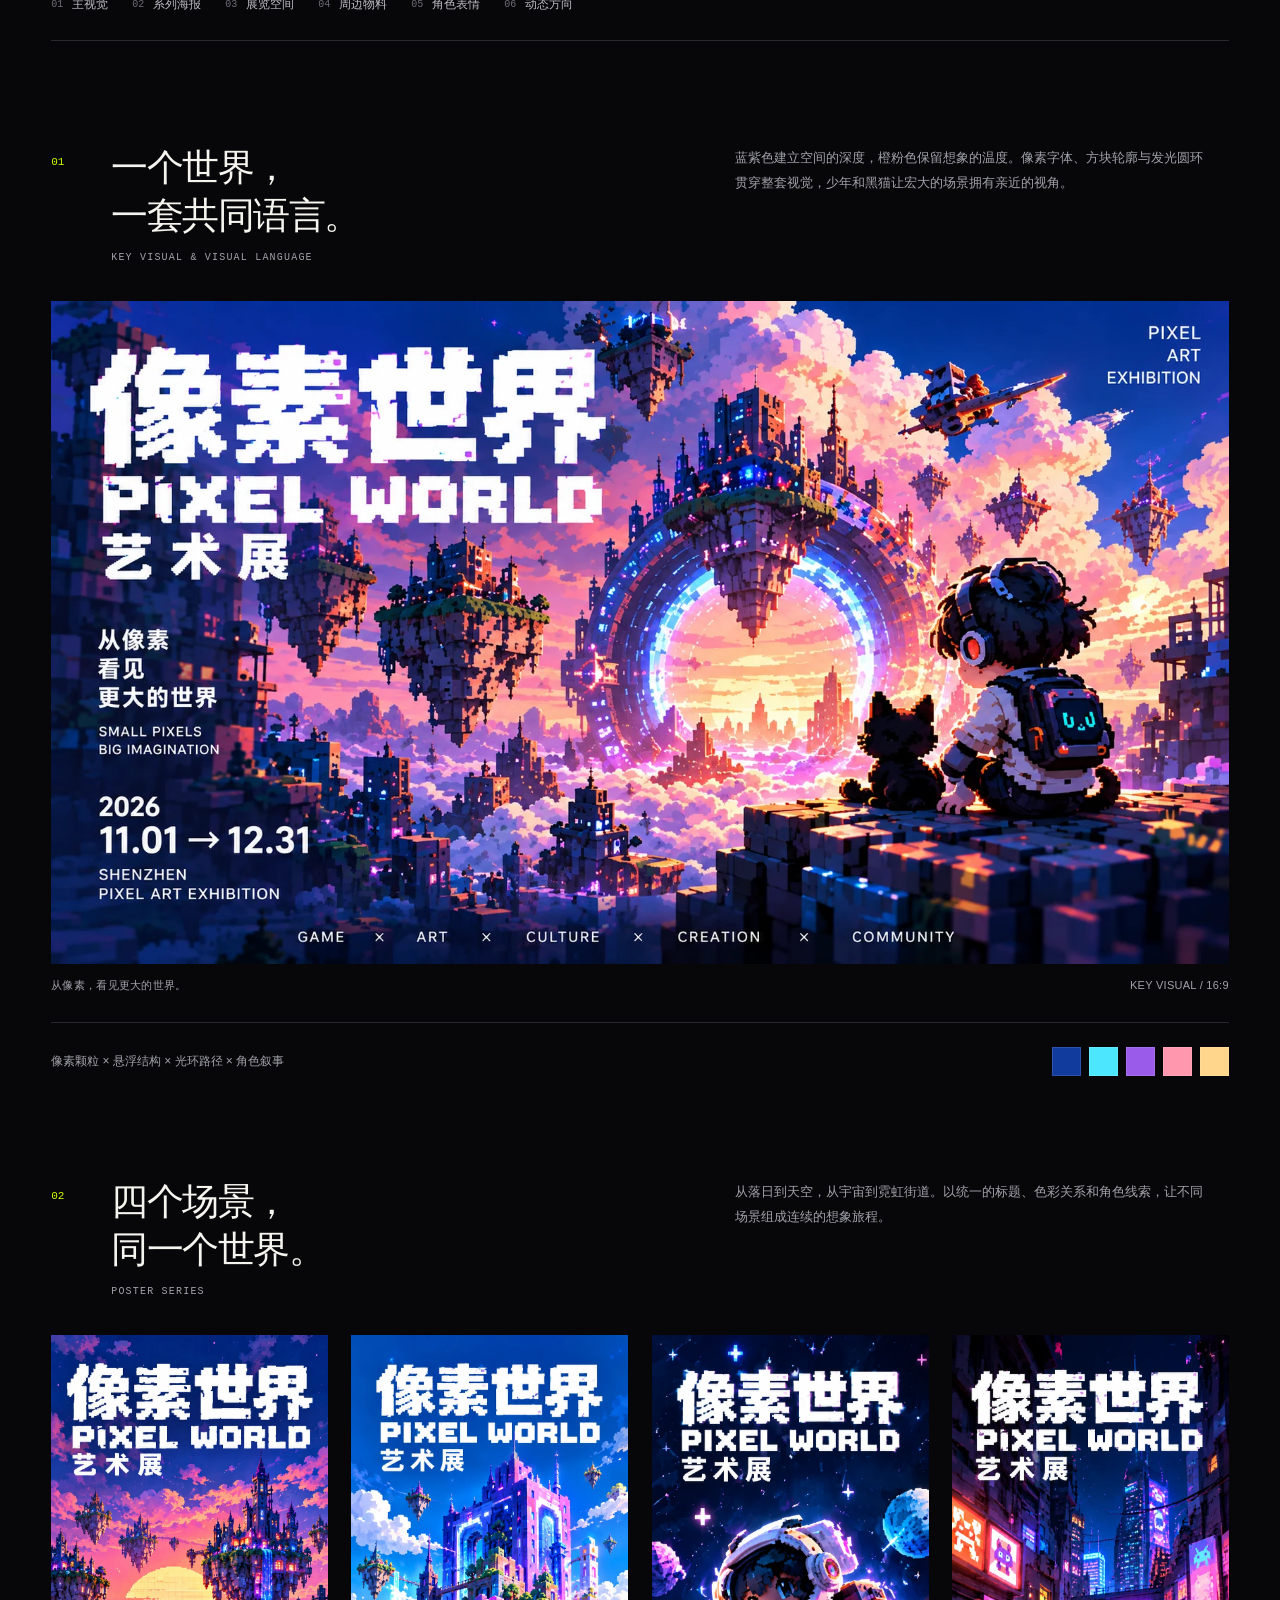
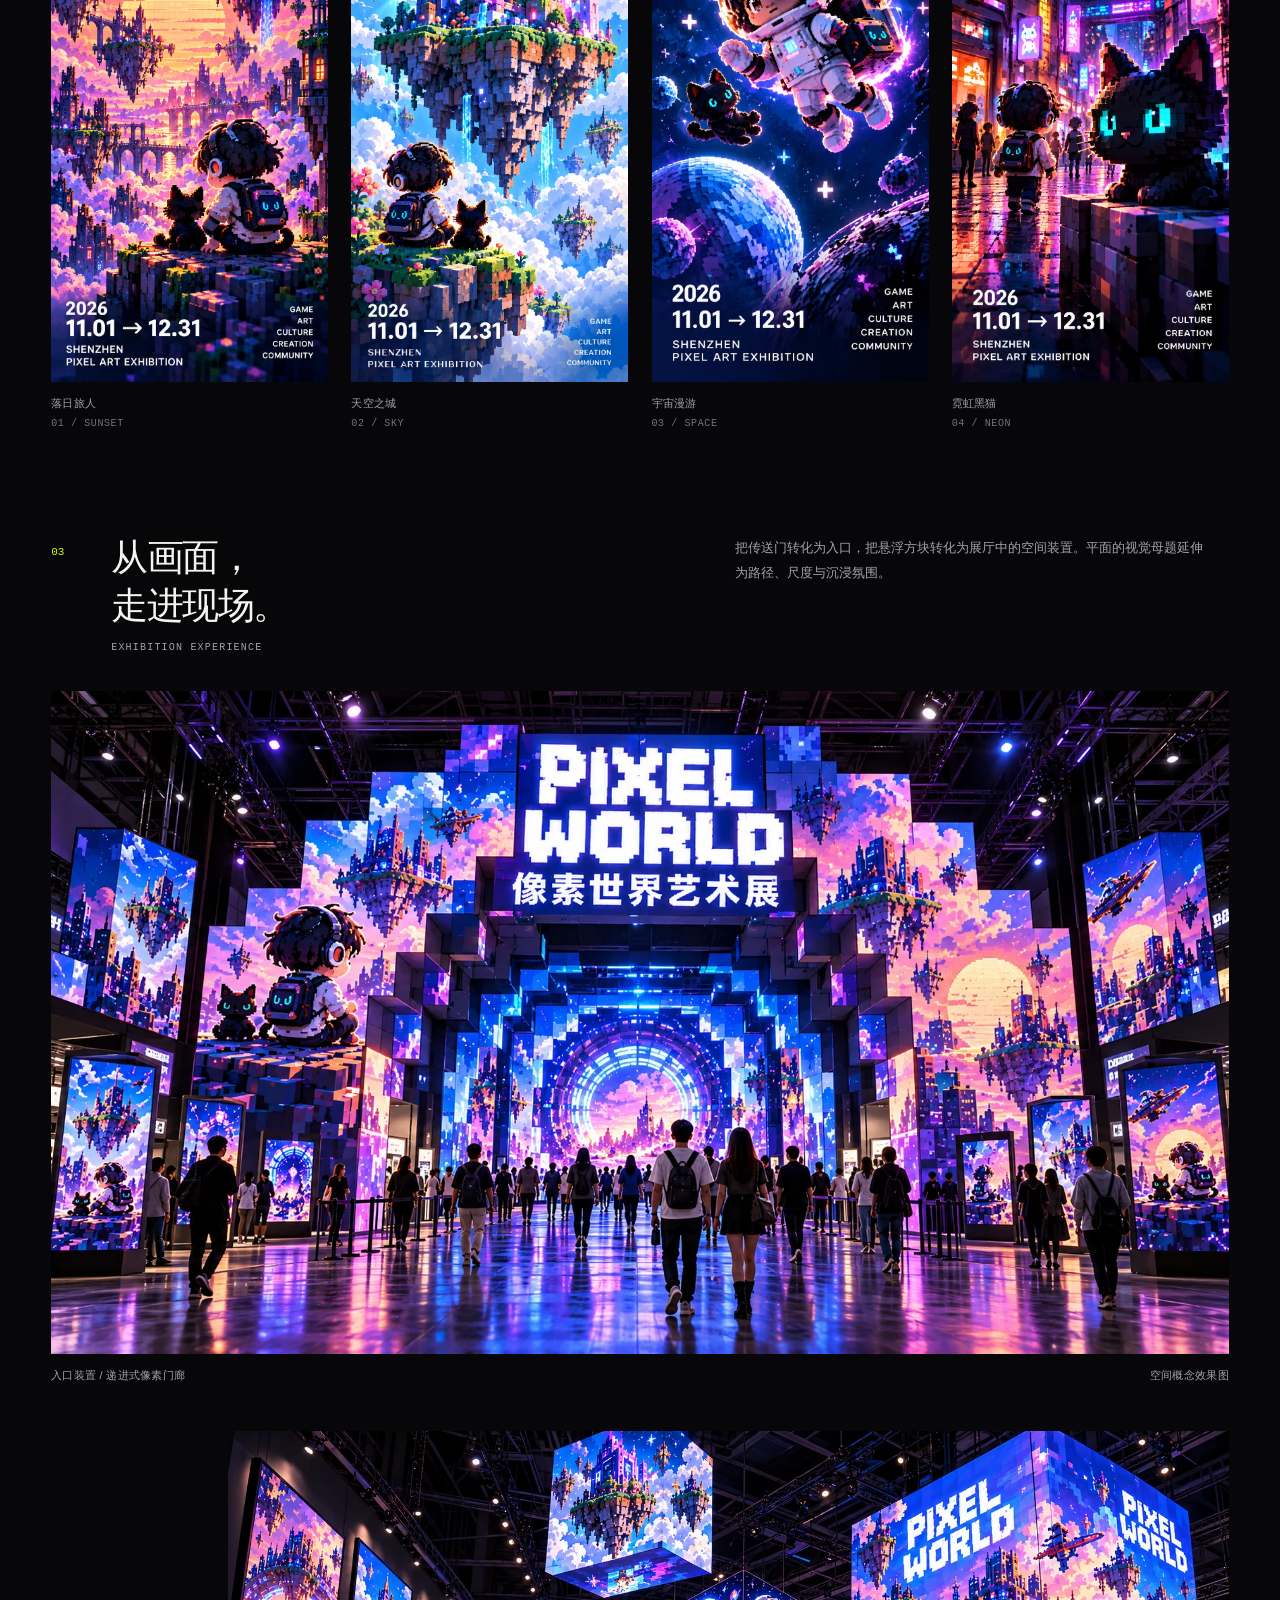
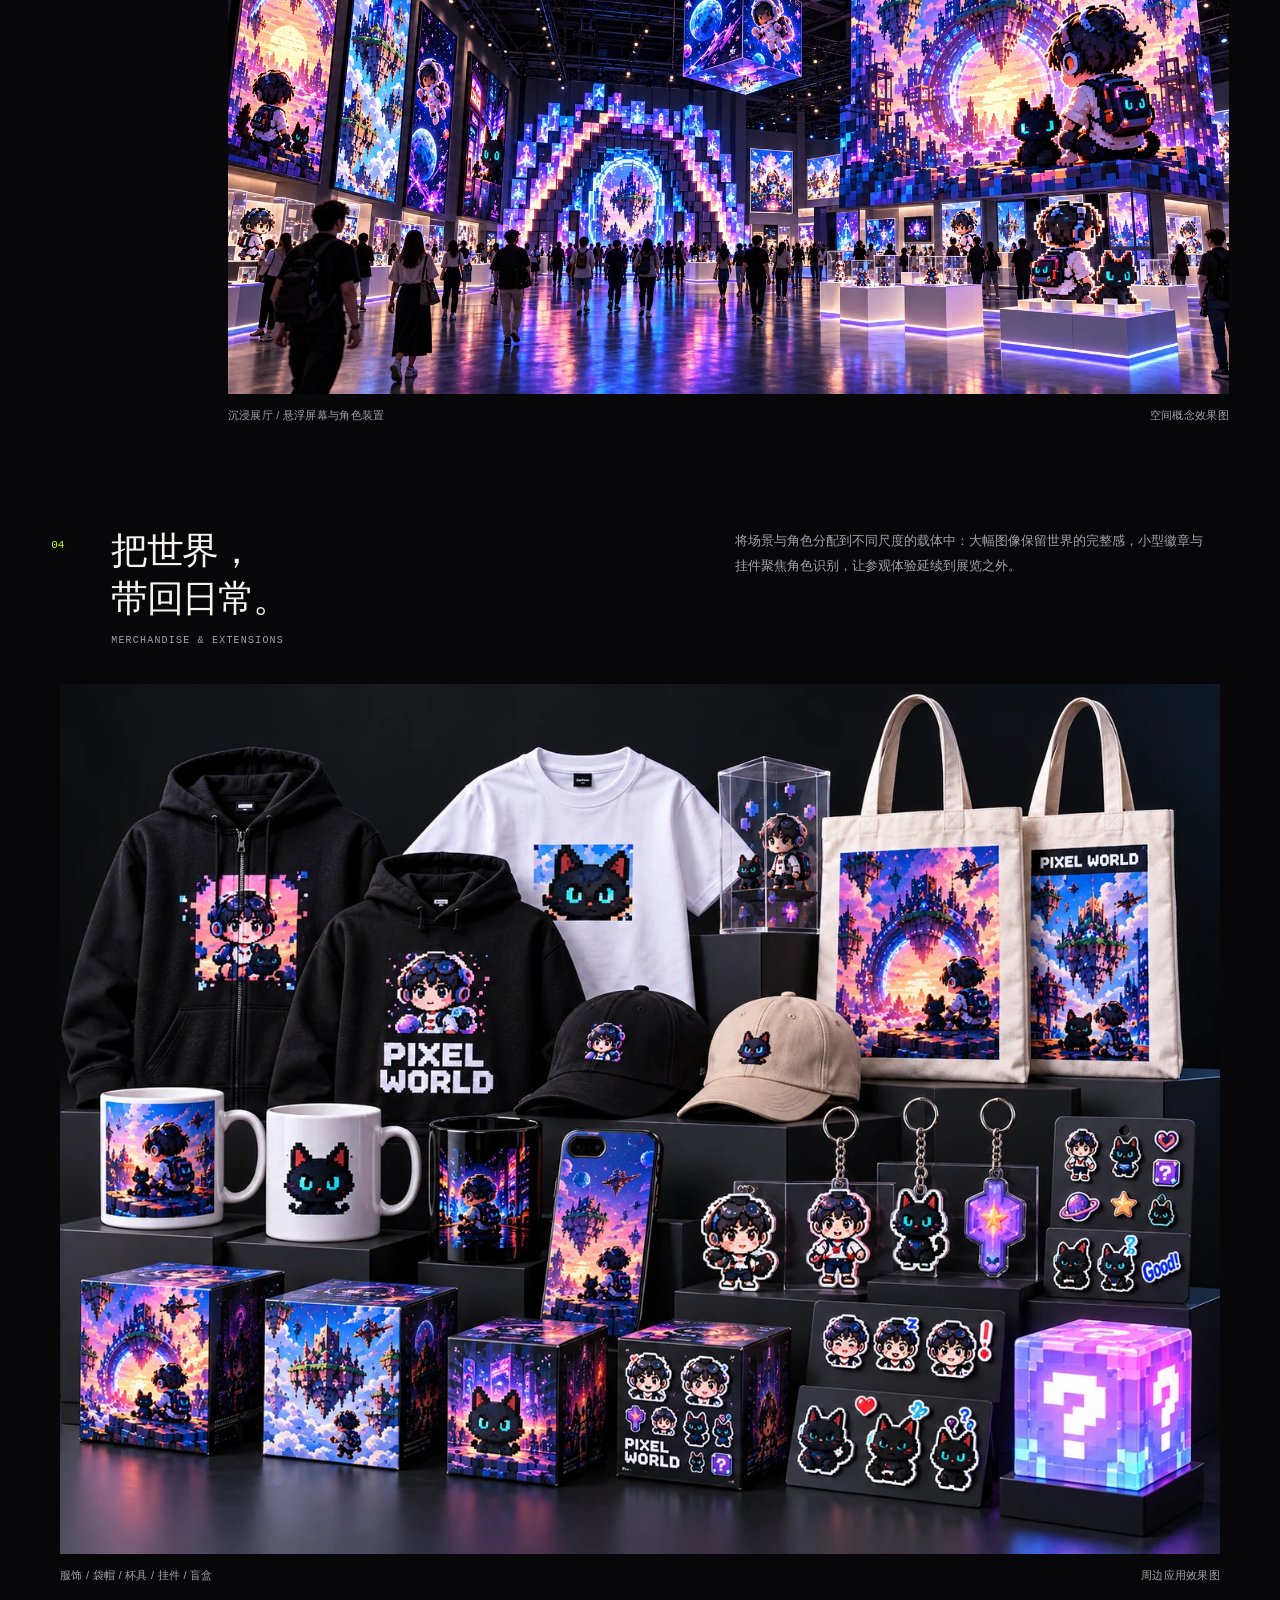
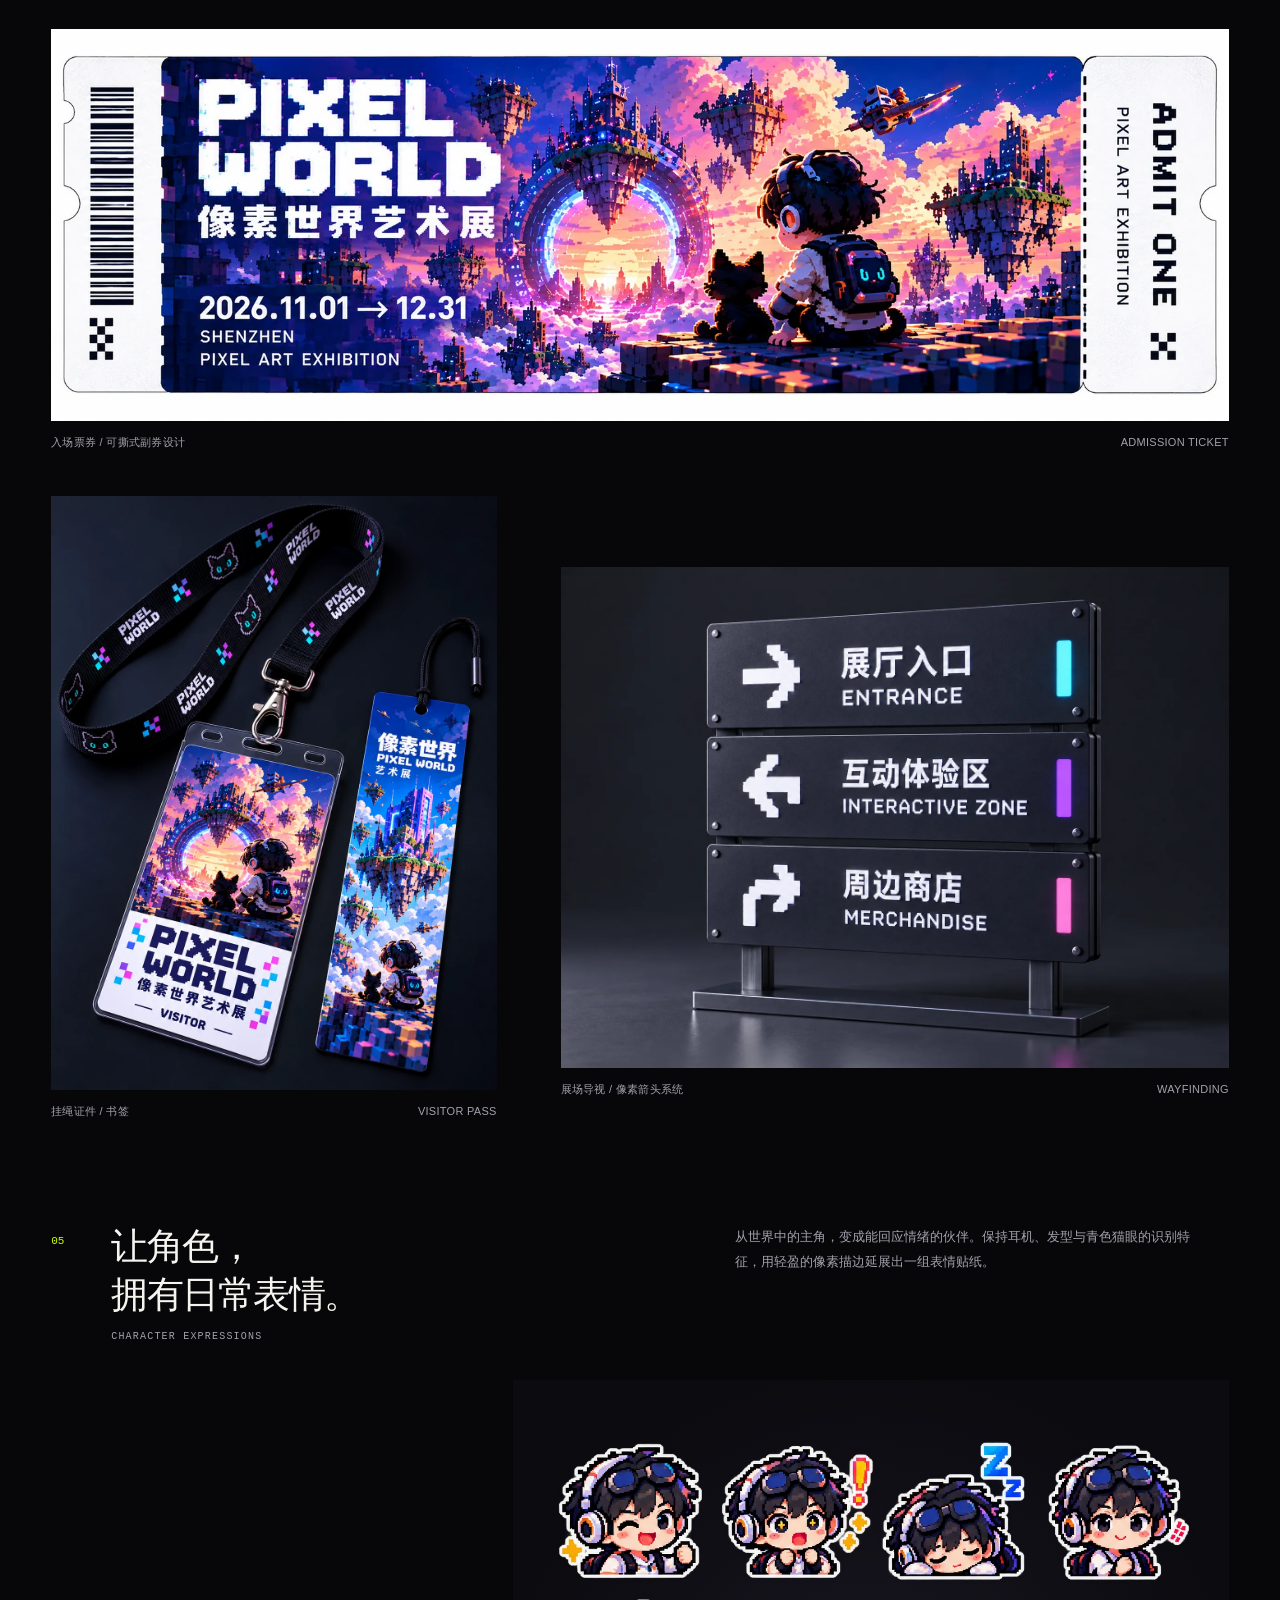
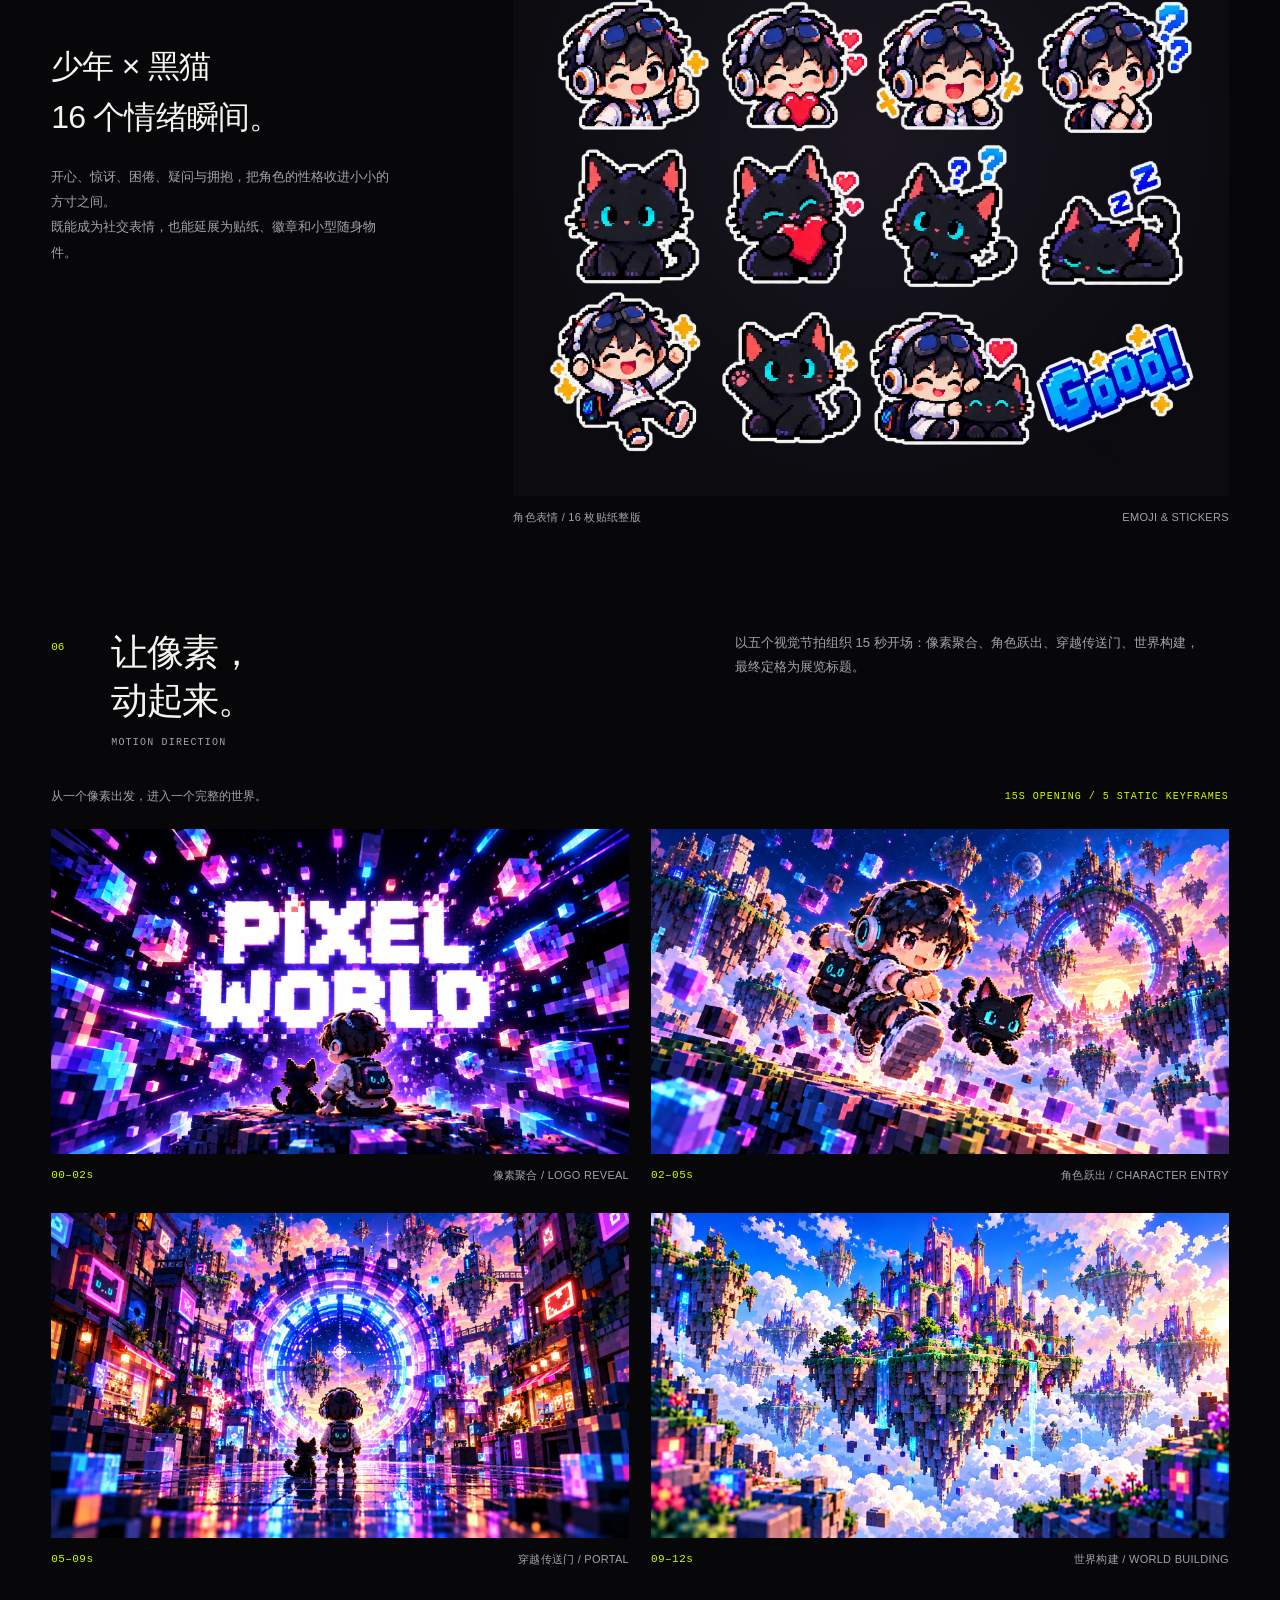
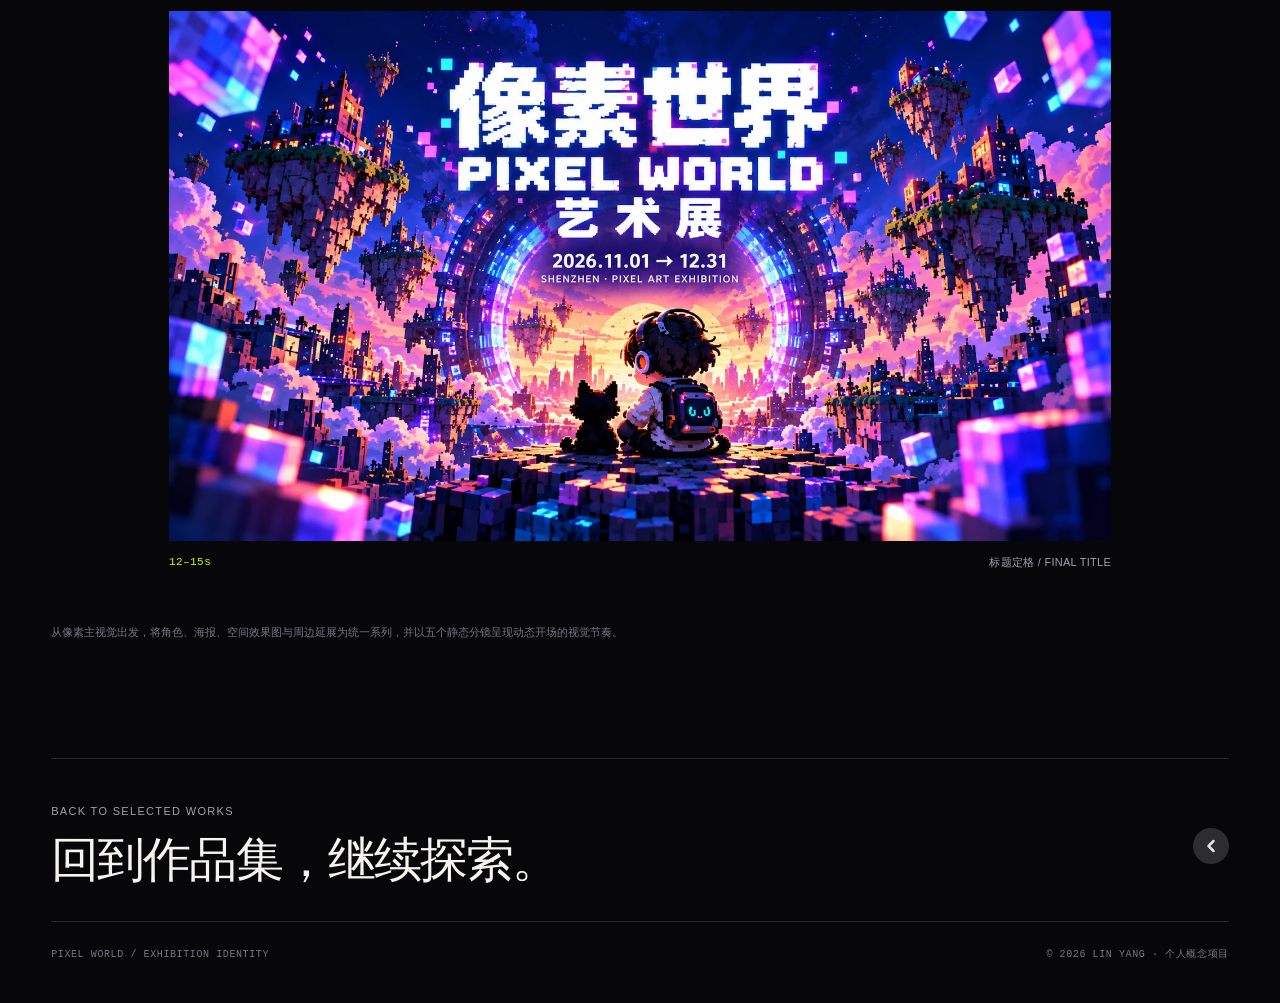
<file: projects/pixel-world.html>
<!doctype html>
<html lang="zh-CN">
<head>
  <meta charset="utf-8">
  <meta name="viewport" content="width=device-width, initial-scale=1">
  <title>LIN</title>
  <link rel="icon" type="image/x-icon" sizes="16x16 32x32 48x48" href="/favicon.ico?v=creature-h-2">
  <link rel="icon" type="image/svg+xml" sizes="any" href="/favicon.svg?v=creature-h-2">
  <meta name="description" content="像素世界艺术展个人概念项目：从主视觉、系列海报到展览空间、角色表情与周边的完整视觉延展。">
  <meta name="robots" content="noindex, nofollow, noarchive, nosnippet, noimageindex">
  <meta name="theme-color" content="#070709">
  <link rel="preload" as="image" href="../assets/projects/pixel-world/kv-background.webp" fetchpriority="high">
  <link rel="preload" as="font" type="font/woff2" href="../assets/projects/pixel-world/pixelify-sans-latin-700-normal.woff2" crossorigin>
  <script>document.documentElement.classList.add('project-entry-enabled');</script>
  <style>
    @font-face{font-family:"Pixel World Display";font-style:normal;font-weight:700;font-display:swap;src:url("../assets/projects/pixel-world/pixelify-sans-latin-700-normal.woff2") format("woff2")}
    :root{color-scheme:dark;--paper:#070709;--surface:#101013;--ink:#f5f4ef;--muted:#a2a2ac;--rule:#29292f;--accent:#ccff00;--gutter:clamp(20px,4vw,64px);font-family:Inter,"Helvetica Neue",Arial,"PingFang SC","Microsoft YaHei",sans-serif;font-synthesis:none}
    *{box-sizing:border-box}
    html{scroll-behavior:smooth;scroll-padding-top:100px}
    body{margin:0;background:var(--paper);color:var(--ink);font-size:15px;line-height:1.7;-webkit-font-smoothing:antialiased}
    body::selection{background:var(--accent);color:#070709}
    a{color:inherit;text-decoration:none}
    a{-webkit-tap-highlight-color:transparent}
    a:focus-visible{outline:2px solid var(--accent);outline-offset:5px}
    img{display:block;width:100%;height:auto}
    h1,h2,h3,p,figure,dl,dd{margin:0}
    .shell{width:min(100%,1440px);margin-inline:auto;padding-inline:var(--gutter)}
    .site-header{position:sticky;top:0;z-index:30;border-bottom:1px solid var(--rule);background:rgba(7,7,9,.9);backdrop-filter:blur(18px)}
    .site-nav{display:flex;align-items:center;justify-content:space-between;gap:20px;min-height:76px}
    .wordmark{font-size:18px;font-weight:700;letter-spacing:.08em}
    .wordmark span{color:var(--accent)}
    .back-link{display:grid;place-items:center;width:44px;height:44px;border-radius:50%;color:#fff}
    .back-link__disc{display:grid;place-items:center;width:36px;height:36px;border-radius:50%;background:#38383f;transition:background-color .18s}
    .back-link__disc svg{width:20px;height:20px;fill:none;stroke:currentColor;stroke-width:3;stroke-linecap:round;stroke-linejoin:round}
    .back-link:hover .back-link__disc{background:#484850}
    .project-label{font-family:ui-monospace,SFMono-Regular,Consolas,monospace;font-size:11px;font-weight:500;letter-spacing:.12em;line-height:1.6;text-transform:uppercase;color:var(--accent)}
    .hero-heading{padding-top:clamp(42px,6.3vw,90px);padding-bottom:clamp(30px,4vw,52px)}
    .hero-topline{display:flex;align-items:center;justify-content:space-between;gap:20px;margin-bottom:27px}
    .hero-year{font-family:ui-monospace,SFMono-Regular,Consolas,monospace;color:var(--muted);font-size:11px;letter-spacing:.12em}
    h1{font-family:"Pixel World Display",ui-monospace,monospace;font-size:clamp(32px,10.1vw,143px);line-height:.95;font-weight:700;letter-spacing:.015em;white-space:nowrap;text-shadow:.025em .025em 0 #34296a}
    .hero-bottom{margin-top:30px;display:flex;align-items:end;justify-content:space-between;gap:24px}
    .project-subtitle{font-size:clamp(20px,3vw,34px);font-weight:400;letter-spacing:.05em;line-height:1.4}
    .project-tags{color:var(--muted);font-size:12px;line-height:1.9;text-align:right}
    .hero-image{width:100%;background:#0a0a10}
    .hero-image img{aspect-ratio:1672/941}
    .project-image{display:block;width:100%;padding:0;border:0;border-radius:0;overflow:hidden;background:#0d0d12;text-align:left}
    figcaption{display:flex;justify-content:space-between;gap:16px;margin-top:12px;font-size:11px;color:var(--muted);letter-spacing:.025em;line-height:1.7}
    figcaption span:last-child{text-align:right}
    .intro{display:grid;grid-template-columns:1.3fr 1fr;gap:clamp(30px,7vw,110px);padding-block:70px 80px}
    .intro h2{font-size:clamp(25px,3vw,37px);font-weight:400;line-height:1.5;letter-spacing:-.04em;margin-bottom:22px}
    .intro p{max-width:540px;font-size:14px;color:var(--muted);line-height:1.95}
    .project-meta{display:grid;grid-template-columns:1fr 1fr;gap:24px 26px;align-content:center}
    .project-meta dt{font-size:11px;color:var(--muted);margin-bottom:6px}
    .project-meta dd{font-size:13px;line-height:1.7}
    .chapter-nav{display:flex;gap:24px;flex-wrap:wrap;padding-block:20px;border-block:1px solid var(--rule);font-size:12px;color:#bcbcc4}
    .chapter-nav a{display:inline-flex;align-items:center;gap:9px;min-height:32px}
    .chapter-nav a span{font-family:ui-monospace,SFMono-Regular,Consolas,monospace;font-size:10px;color:#6c6c77}
    .chapter-nav a:hover{color:var(--accent)}
    .chapter{padding-top:clamp(64px,8vw,110px);scroll-margin-top:100px}
    .chapter-heading{display:grid;grid-template-columns:40px 1.1fr .9fr;align-items:start;gap:20px;margin-bottom:35px}
    .chapter-index{font-family:ui-monospace,SFMono-Regular,Consolas,monospace;font-size:11px;color:var(--accent);padding-top:9px}
    .chapter-heading h2{font-size:clamp(25px,3vw,37px);font-weight:400;line-height:1.3;letter-spacing:-.04em}
    .chapter-heading .en{font-family:ui-monospace,SFMono-Regular,Consolas,monospace;color:var(--muted);font-size:10px;letter-spacing:.12em;margin-top:9px}
    .chapter-description{color:var(--muted);font-size:13px;line-height:1.9;padding-top:2px;max-width:470px}
    .visual-system{display:flex;align-items:center;justify-content:space-between;gap:24px;margin-top:27px;padding-top:24px;border-top:1px solid var(--rule)}
    .visual-system p{color:var(--muted);font-size:12px}
    .palette{display:flex;align-items:center;gap:8px}
    .palette span{display:block;width:29px;height:29px;border:1px solid rgba(255,255,255,.12)}
    .palette .cobalt{background:#123b9e}.palette .cyan{background:#4ce7ff}.palette .violet{background:#9a5bea}.palette .coral{background:#ff97af}.palette .sunset{background:#ffd68b}
    .poster-grid{display:grid;grid-template-columns:repeat(4,minmax(0,1fr));gap:clamp(12px,1.8vw,25px)}
    .poster-grid img{aspect-ratio:821/1916;object-fit:contain}
    .poster-grid figcaption{display:block}
    .poster-grid figcaption span{display:block;text-align:left;font-family:ui-monospace,SFMono-Regular,Consolas,monospace;font-size:10px;letter-spacing:.06em;color:#72727e;margin-top:2px}
    .space-offset{width:85%;margin-left:auto;margin-top:46px}
    .merchandise-figure{max-width:1160px;margin-inline:auto}
    .ticket-figure{margin-top:44px}
    .extension-grid{display:grid;grid-template-columns:.8fr 1.2fr;gap:clamp(20px,5vw,75px);margin-top:44px;align-items:center}
    .extension-grid .signage-figure{padding-top:50px}
    .stickers-layout{display:grid;grid-template-columns:.7fr 1.3fr;gap:clamp(30px,6vw,90px);align-items:center}
    .stickers-copy h3{font-size:clamp(23px,2.7vw,32px);font-weight:400;line-height:1.6;letter-spacing:-.025em;margin-bottom:20px}
    .stickers-copy p{font-size:13px;color:var(--muted);line-height:1.95;max-width:350px}
    .sticker-sheet .project-image{background:radial-gradient(ellipse at center,#1a1721 0%,#0b0b10 73%);padding:clamp(12px,2vw,28px)}
    .motion-intro{display:flex;justify-content:space-between;align-items:center;gap:20px;margin-bottom:23px;color:var(--muted);font-size:12px}
    .motion-intro .motion-label{color:var(--accent);font-family:ui-monospace,SFMono-Regular,Consolas,monospace;font-size:10px;letter-spacing:.1em}
    .motion-grid{display:grid;grid-template-columns:repeat(2,minmax(0,1fr));gap:28px 22px}
    .motion-grid figure:last-child{grid-column:1/-1;width:80%;margin-inline:auto;margin-top:14px}
    .motion-grid img{aspect-ratio:1672/941;object-fit:contain}
    .motion-grid figcaption .time{color:var(--accent);font-family:ui-monospace,SFMono-Regular,Consolas,monospace;font-size:11px;letter-spacing:.04em}
    .end-note{padding-top:50px;color:#777783;font-size:11px;line-height:1.9;max-width:800px}
    .project-footer{margin-top:clamp(70px,9vw,120px);padding-top:35px;padding-bottom:40px;border-top:1px solid var(--rule)}
    .return-projects{display:flex;align-items:center;justify-content:space-between;gap:25px;color:var(--ink);padding-block:8px 30px}
    .return-projects p{font-size:11px;color:var(--muted);letter-spacing:.12em;margin-bottom:8px}
    .return-projects strong{font-size:clamp(27px,4vw,48px);font-weight:400;letter-spacing:-.04em;line-height:1.3}
    .return-projects .return-arrow{display:grid;place-items:center;flex-shrink:0;width:36px;height:36px;border:0;border-radius:50%;background:#2c2c31;color:#e1e1e5;transition:background .18s,color .18s}
    .return-arrow svg{display:block;width:20px;height:20px;fill:none;stroke:currentColor;stroke-width:3;stroke-linecap:round;stroke-linejoin:round}
    .return-projects:hover .return-arrow{background:#38383f;color:#fff}
    .footer-meta{display:flex;justify-content:space-between;gap:20px;padding-top:24px;border-top:1px solid var(--rule);font-family:ui-monospace,SFMono-Regular,Consolas,monospace;color:#777783;font-size:10px;letter-spacing:.06em}
    @media(max-width:800px){
      .intro{grid-template-columns:1fr;gap:35px;padding-block:45px 50px}
      .project-meta{grid-template-columns:repeat(4,minmax(0,1fr));gap:20px}
      .chapter-nav{gap:12px 22px}
      .chapter-heading{grid-template-columns:24px 1fr;gap:12px}
      .chapter-description{grid-column:2/-1;padding-top:3px;max-width:620px}
      .poster-grid{grid-template-columns:repeat(2,minmax(0,1fr));gap:24px 15px}
      .space-offset{width:93%;margin-top:30px}
      .extension-grid{gap:24px}
      .stickers-layout{grid-template-columns:.8fr 1.2fr;gap:30px}
      .stickers-copy h3{font-size:23px}
      .motion-grid figure:last-child{width:100%}
    }
    @media(max-width:520px){
      .site-nav{min-height:64px}
      .hero-topline{align-items:start;margin-bottom:25px;gap:10px}
      .hero-topline .project-label{max-width:220px;font-size:10px}
      .hero-year{font-size:10px}
      .hero-bottom{align-items:start;flex-direction:column;gap:13px;margin-top:24px}
      .project-subtitle{font-size:21px}
      .project-tags{text-align:left;font-size:11px}
      .project-meta{grid-template-columns:1fr 1fr;gap:22px}
      .project-meta dd{font-size:12px}
      .intro p{font-size:13px}
      .chapter-nav{gap:6px 20px;font-size:11px}
      .chapter-heading{margin-bottom:25px}
      .chapter-description{font-size:12px}
      .visual-system{align-items:start;flex-direction:column;gap:17px;margin-top:20px}
      .visual-system p{font-size:11px}
      .space-offset{width:100%;margin-top:26px}
      .extension-grid{grid-template-columns:1fr;gap:27px;margin-top:27px}
      .extension-grid .signage-figure{padding-top:0}
      .extension-grid figure:first-child{width:85%;margin-inline:auto}
      .ticket-figure{margin-top:27px}
      .stickers-layout{grid-template-columns:1fr;gap:25px}
      .stickers-copy h3{font-size:24px;margin-bottom:15px}
      .stickers-copy p{max-width:none}
      .motion-intro{align-items:start;flex-direction:column;gap:5px;font-size:11px}
      .motion-grid{grid-template-columns:1fr;gap:24px}
      .motion-grid figure:last-child{margin-top:0}
      figcaption{font-size:10px;gap:10px}
      .poster-grid figcaption{font-size:11px}
      .poster-grid figcaption span{font-size:9px}
      .footer-meta{flex-direction:column;gap:7px;font-size:9px}
    }
    .project-entry-enabled .hero-topline,
    .project-entry-enabled .hero-heading h1,
    .project-entry-enabled .hero-bottom,
    .project-entry-enabled .hero-image{opacity:0}
    .project-entry-ready .hero-topline{animation:project-copy-enter 550ms cubic-bezier(.16,1,.3,1) 60ms both}
    .project-entry-ready .hero-heading h1{animation:project-copy-enter 700ms cubic-bezier(.16,1,.3,1) 120ms both}
    .project-entry-ready .hero-bottom{animation:project-copy-enter 650ms cubic-bezier(.16,1,.3,1) 220ms both}
    .project-entry-ready .hero-image{animation:project-visual-enter 850ms cubic-bezier(.16,1,.3,1) 260ms both}
    .project-entry-ready .hero-image img{animation:project-image-settle 1100ms cubic-bezier(.16,1,.3,1) 260ms both}
    @keyframes project-copy-enter{from{opacity:0;transform:translateY(18px)}to{opacity:1;transform:translateY(0)}}
    @keyframes project-visual-enter{from{opacity:0;transform:translateY(24px)}to{opacity:1;transform:translateY(0)}}
    @keyframes project-image-settle{from{transform:scale(1.035)}to{transform:scale(1)}}
    .hero-image{overflow:hidden}
    @media(prefers-reduced-motion:reduce){html{scroll-behavior:auto}.return-arrow{transition:none}.project-entry-enabled .hero-topline,.project-entry-enabled .hero-heading h1,.project-entry-enabled .hero-bottom,.project-entry-enabled .hero-image,.project-entry-ready .hero-image img{animation:none;opacity:1;transform:none}}
  </style>
</head>
<body>
  <header class="site-header">
    <nav class="site-nav shell" aria-label="项目导航">
      <a class="wordmark" href="../#visual-projects" aria-label="LIN，返回作品集">LIN<span>.</span></a>
      <a class="back-link" href="../#visual-projects" aria-label="返回作品集"><span class="back-link__disc" aria-hidden="true"><svg viewBox="0 0 24 24" focusable="false"><path d="M17 7L7 17M7 17H17M7 17V7"/></svg></span></a>
    </nav>
  </header>
  <main>
    <header class="hero-heading shell">
      <div class="hero-topline"><p class="project-label">EXHIBITION IDENTITY / CONCEPT PROJECT</p><p class="hero-year">2026</p></div>
      <h1>PIXEL WORLD</h1>
      <div class="hero-bottom"><p class="project-subtitle">像素世界艺术展</p><p class="project-tags">品牌视觉 / IP 角色 / 展览应用<br>个人概念项目 · AI 辅助视觉创作</p></div>
    </header>
    <figure class="hero-image">
      <div class="project-image"><img src="../assets/projects/pixel-world/kv-background.webp" width="1672" height="941" alt="像素少年与黑猫坐在方块悬崖边，望向夕阳中的悬浮城堡和蓝紫色发光圆环" fetchpriority="high" decoding="async"></div>
    </figure>
    <div class="shell">
      <section class="intro" aria-label="项目概述">
        <div><h2>一颗像素，<br>展开一个世界。</h2><p>从最小的视觉单元出发，用方块、光线与想象力搭建一个可进入的世界。少年和黑猫穿行其间，成为连接不同场景的共同线索。</p><p>这套展览视觉围绕悬浮城堡与传送门展开，从主视觉、系列海报延伸至空间、角色表情和日常物件。</p></div>
        <dl class="project-meta"><div><dt>项目类型</dt><dd>艺术展览视觉概念</dd></div><div><dt>视觉母题</dt><dd>像素 / 悬浮岛 / 传送门</dd></div><div><dt>设计范围</dt><dd>主视觉 · 海报 · 空间应用</dd></div><div><dt>系列延展</dt><dd>角色 · 周边 · 动态方向</dd></div></dl>
      </section>
      <nav class="chapter-nav" aria-label="案例章节"><a href="#identity"><span>01</span>主视觉</a><a href="#posters"><span>02</span>系列海报</a><a href="#exhibition"><span>03</span>展览空间</a><a href="#objects"><span>04</span>周边物料</a><a href="#characters"><span>05</span>角色表情</a><a href="#motion"><span>06</span>动态方向</a></nav>
      <section class="chapter" id="identity" aria-labelledby="identity-title">
        <div class="chapter-heading"><span class="chapter-index">01</span><div><h2 id="identity-title">一个世界，<br>一套共同语言。</h2><p class="en">KEY VISUAL & VISUAL LANGUAGE</p></div><p class="chapter-description">蓝紫色建立空间的深度，橙粉色保留想象的温度。像素字体、方块轮廓与发光圆环贯穿整套视觉，少年和黑猫让宏大的场景拥有亲近的视角。</p></div>
        <figure><div class="project-image"><img src="../assets/projects/pixel-world/kv-poster.webp" width="1672" height="941" alt="包含像素世界中英文展览标题、日期与标语的完整横版主视觉" loading="lazy" decoding="async"></div><figcaption><span>从像素，看见更大的世界。</span><span>KEY VISUAL / 16:9</span></figcaption></figure>
        <div class="visual-system"><p>像素颗粒 × 悬浮结构 × 光环路径 × 角色叙事</p><div class="palette" role="img" aria-label="视觉配色：钴蓝、青色、紫罗兰、珊瑚粉、日落金"><span class="cobalt"></span><span class="cyan"></span><span class="violet"></span><span class="coral"></span><span class="sunset"></span></div></div>
      </section>
      <section class="chapter" id="posters" aria-labelledby="posters-title">
        <div class="chapter-heading"><span class="chapter-index">02</span><div><h2 id="posters-title">四个场景，<br>同一个世界。</h2><p class="en">POSTER SERIES</p></div><p class="chapter-description">从落日到天空，从宇宙到霓虹街道。以统一的标题、色彩关系和角色线索，让不同场景组成连续的想象旅程。</p></div>
        <div class="poster-grid">
          <figure><div class="project-image"><img src="../assets/projects/pixel-world/poster-sunset.webp" width="821" height="1916" alt="落日旅人，少年与黑猫面对落日和悬浮岛屿的竖版海报" loading="lazy" decoding="async"></div><figcaption>落日旅人<span>01 / SUNSET</span></figcaption></figure>
          <figure><div class="project-image"><img src="../assets/projects/pixel-world/poster-sky.webp" width="821" height="1916" alt="天空之城，白云间蓝紫色悬浮城堡的竖版海报" loading="lazy" decoding="async"></div><figcaption>天空之城<span>02 / SKY</span></figcaption></figure>
          <figure><div class="project-image"><img src="../assets/projects/pixel-world/poster-space.webp" width="821" height="1916" alt="宇宙漫游，少年宇航员与黑猫漂浮在像素星球之间的竖版海报" loading="lazy" decoding="async"></div><figcaption>宇宙漫游<span>03 / SPACE</span></figcaption></figure>
          <figure><div class="project-image"><img src="../assets/projects/pixel-world/poster-neon.webp" width="821" height="1916" alt="霓虹黑猫，青色眼睛黑猫坐在蓝紫霓虹城市街头的竖版海报" loading="lazy" decoding="async"></div><figcaption>霓虹黑猫<span>04 / NEON</span></figcaption></figure>
        </div>
      </section>
      <section class="chapter" id="exhibition" aria-labelledby="exhibition-title">
        <div class="chapter-heading"><span class="chapter-index">03</span><div><h2 id="exhibition-title">从画面，<br>走进现场。</h2><p class="en">EXHIBITION EXPERIENCE</p></div><p class="chapter-description">把传送门转化为入口，把悬浮方块转化为展厅中的空间装置。平面的视觉母题延伸为路径、尺度与沉浸氛围。</p></div>
        <figure><div class="project-image"><img src="../assets/projects/pixel-world/exhibition-entrance.webp" width="1672" height="941" alt="由发光像素方块搭建的艺术展入口，参观者穿过递进式门廊" loading="lazy" decoding="async"></div><figcaption><span>入口装置 / 递进式像素门廊</span><span>空间概念效果图</span></figcaption></figure>
        <figure class="space-offset"><div class="project-image"><img src="../assets/projects/pixel-world/exhibition-hall.webp" width="1672" height="941" alt="悬吊方块屏幕、巨幅像素画面和角色雕塑共同构成的沉浸式展厅" loading="lazy" decoding="async"></div><figcaption><span>沉浸展厅 / 悬浮屏幕与角色装置</span><span>空间概念效果图</span></figcaption></figure>
      </section>
      <section class="chapter" id="objects" aria-labelledby="objects-title">
        <div class="chapter-heading"><span class="chapter-index">04</span><div><h2 id="objects-title">把世界，<br>带回日常。</h2><p class="en">MERCHANDISE & EXTENSIONS</p></div><p class="chapter-description">将场景与角色分配到不同尺度的载体中：大幅图像保留世界的完整感，小型徽章与挂件聚焦角色识别，让参观体验延续到展览之外。</p></div>
        <figure class="merchandise-figure"><div class="project-image"><img src="../assets/projects/pixel-world/merchandise.webp" width="1448" height="1086" alt="印有像素少年、黑猫和悬浮城堡的服饰、帆布袋、帽子、杯具、钥匙扣及盲盒周边完整陈列" loading="lazy" decoding="async"></div><figcaption><span>服饰 / 袋帽 / 杯具 / 挂件 / 盲盒</span><span>周边应用效果图</span></figcaption></figure>
        <figure class="ticket-figure"><div class="project-image"><img src="../assets/projects/pixel-world/ticket.webp" width="1672" height="557" alt="印有像素世界主视觉并带可撕副券的横版入场票" loading="lazy" decoding="async"></div><figcaption><span>入场票券 / 可撕式副券设计</span><span>ADMISSION TICKET</span></figcaption></figure>
        <div class="extension-grid">
          <figure><div class="project-image"><img src="../assets/projects/pixel-world/lanyard.webp" width="1086" height="1448" alt="黑色像素图案挂绳、展览访客证件及天空之城书签" loading="lazy" decoding="async"></div><figcaption><span>挂绳证件 / 书签</span><span>VISITOR PASS</span></figcaption></figure>
          <figure class="signage-figure"><div class="project-image"><img src="../assets/projects/pixel-world/signage.webp" width="1448" height="1086" alt="以像素箭头标明展厅入口、互动体验区与周边商店方向的黑色导视牌" loading="lazy" decoding="async"></div><figcaption><span>展场导视 / 像素箭头系统</span><span>WAYFINDING</span></figcaption></figure>
        </div>
      </section>
      <section class="chapter" id="characters" aria-labelledby="characters-title">
        <div class="chapter-heading"><span class="chapter-index">05</span><div><h2 id="characters-title">让角色，<br>拥有日常表情。</h2><p class="en">CHARACTER EXPRESSIONS</p></div><p class="chapter-description">从世界中的主角，变成能回应情绪的伙伴。保持耳机、发型与青色猫眼的识别特征，用轻盈的像素描边延展出一组表情贴纸。</p></div>
        <div class="stickers-layout"><div class="stickers-copy"><h3>少年 × 黑猫<br>16 个情绪瞬间。</h3><p>开心、惊讶、困倦、疑问与拥抱，把角色的性格收进小小的方寸之间。</p><p>既能成为社交表情，也能延展为贴纸、徽章和小型随身物件。</p></div><figure class="sticker-sheet"><div class="project-image"><img src="../assets/projects/pixel-world/stickers.webp" width="1254" height="1254" alt="像素少年与黑猫的16枚独立描边表情贴纸整版" loading="lazy" decoding="async"></div><figcaption><span>角色表情 / 16 枚贴纸整版</span><span>EMOJI & STICKERS</span></figcaption></figure></div>
      </section>
      <section class="chapter" id="motion" aria-labelledby="motion-title">
        <div class="chapter-heading"><span class="chapter-index">06</span><div><h2 id="motion-title">让像素，<br>动起来。</h2><p class="en">MOTION DIRECTION</p></div><p class="chapter-description">以五个视觉节拍组织 15 秒开场：像素聚合、角色跃出、穿越传送门、世界构建，最终定格为展览标题。</p></div>
        <div class="motion-intro"><p>从一个像素出发，进入一个完整的世界。</p><span class="motion-label">15S OPENING / 5 STATIC KEYFRAMES</span></div>
        <div class="motion-grid">
          <figure><div class="project-image"><img src="../assets/projects/pixel-world/motion-01.webp" width="1672" height="941" alt="白色PIXEL WORLD字标在蓝紫色像素粒子间出现的开场静态分镜" loading="lazy" decoding="async"></div><figcaption><span class="time">00–02s</span><span>像素聚合 / LOGO REVEAL</span></figcaption></figure>
          <figure><div class="project-image"><img src="../assets/projects/pixel-world/motion-02.webp" width="1672" height="941" alt="少年和黑猫从方块平台跃向镜头的静态分镜" loading="lazy" decoding="async"></div><figcaption><span class="time">02–05s</span><span>角色跃出 / CHARACTER ENTRY</span></figcaption></figure>
          <figure><div class="project-image"><img src="../assets/projects/pixel-world/motion-03.webp" width="1672" height="940" alt="少年和黑猫站在霓虹像素街道尽头的发光圆环前的静态分镜" loading="lazy" decoding="async"></div><figcaption><span class="time">05–09s</span><span>穿越传送门 / PORTAL</span></figcaption></figure>
          <figure><div class="project-image"><img src="../assets/projects/pixel-world/motion-04.webp" width="1672" height="941" alt="白云与蓝天之间的众多悬浮像素城堡逐渐构建的静态分镜" loading="lazy" decoding="async"></div><figcaption><span class="time">09–12s</span><span>世界构建 / WORLD BUILDING</span></figcaption></figure>
          <figure><div class="project-image"><img src="../assets/projects/pixel-world/motion-05.webp" width="1672" height="941" alt="像素世界展览中英文标题定格在少年、黑猫和悬浮城堡上方的静态分镜" loading="lazy" decoding="async"></div><figcaption><span class="time">12–15s</span><span>标题定格 / FINAL TITLE</span></figcaption></figure>
        </div>
        <p class="end-note">从像素主视觉出发，将角色、海报、空间效果图与周边延展为统一系列，并以五个静态分镜呈现动态开场的视觉节奏。</p>
      </section>
      <footer class="project-footer"><a class="return-projects" href="../#visual-projects"><div><p>BACK TO SELECTED WORKS</p><strong>回到作品集，继续探索。</strong></div><span class="return-arrow" aria-hidden="true"><svg viewBox="0 0 24 24" aria-hidden="true" focusable="false"><path d="M15 6 9 12 15 18"/></svg></span></a><div class="footer-meta"><span>PIXEL WORLD / EXHIBITION IDENTITY</span><span>© 2026 LIN YANG · 个人概念项目</span></div></footer>
    </div>
  </main>
  <script>
    (() => {
      // Embedded project visits retain the portfolio document and its scroll position.
      const embeddedInPortfolio = window.parent !== window && new URLSearchParams(window.location.search).get('embed') === 'portfolio';
      let entryVisibilityObserver = null;
      const beginProjectEntry = () => {
        document.documentElement.classList.add('project-entry-ready');
        entryVisibilityObserver?.disconnect();
      };
      if (embeddedInPortfolio) {
        window.addEventListener('message', event => {
          if (event.origin !== window.location.origin || event.source !== window.parent || event.data?.type !== 'pixel-world-enter') return;
          beginProjectEntry();
        });
        // Already-open portfolio tabs can reveal the frame before receiving the new entry bridge.
        const frame = window.frameElement;
        if (frame) {
          const enterWhenVisible = () => {
            if (getComputedStyle(frame).visibility !== 'hidden') beginProjectEntry();
          };
          entryVisibilityObserver = new MutationObserver(enterWhenVisible);
          entryVisibilityObserver.observe(frame, { attributes: true, attributeFilter: ['style', 'class'] });
          enterWhenVisible();
        }
      } else {
        const hero = document.querySelector('.hero-image img');
        const enterWhenDecoded = () => Promise.resolve(hero?.decode?.()).catch(() => {}).then(beginProjectEntry);
        if (!hero || hero.complete) enterWhenDecoded();
        else { hero.addEventListener('load', enterWhenDecoded, { once: true }); hero.addEventListener('error', enterWhenDecoded, { once: true }); }
      }
      if (embeddedInPortfolio) {
        const sendToPortfolio = type => window.parent.postMessage({ type }, window.location.origin);
        const isPlainClick = event => event.button === 0 && !event.defaultPrevented && !event.metaKey && !event.ctrlKey && !event.shiftKey && !event.altKey;

        document.querySelectorAll('a[href="../#visual-projects"]').forEach(link => {
          link.addEventListener('click', event => {
            if (!isPlainClick(event)) return;
            event.preventDefault();
            sendToPortfolio('pixel-world-close');
          });
        });

        document.querySelectorAll('.chapter-nav a[href^="#"]').forEach(link => {
          link.addEventListener('click', event => {
            if (!isPlainClick(event)) return;
            const target = document.getElementById(link.getAttribute('href').slice(1));
            if (!target) return;
            event.preventDefault();
            const reducedMotion = window.matchMedia('(prefers-reduced-motion: reduce)').matches;
            target.scrollIntoView({ behavior: reducedMotion ? 'auto' : 'smooth', block: 'start' });
          });
        });

        window.addEventListener('keydown', event => {
          if (event.key !== 'Escape' || event.defaultPrevented) return;
          event.preventDefault();
          sendToPortfolio('pixel-world-close');
        });

        const heroImage = document.querySelector('.hero-image img');
        const heroLoaded = !heroImage || heroImage.complete ? Promise.resolve() : new Promise(resolve => {
          const finish = () => {
            heroImage.removeEventListener('load', finish);
            heroImage.removeEventListener('error', finish);
            resolve();
          };
          heroImage.addEventListener('load', finish);
          heroImage.addEventListener('error', finish);
        });
        heroLoaded.then(() => heroImage?.decode?.()).catch(() => {}).then(() => sendToPortfolio('pixel-world-ready'));
      }
    })();
  </script>
</body>
</html>
</file>
<file: assets/site.css>
@font-face{font-family:Inter;font-style:normal;font-display:swap;font-weight:300;src:url('./fonts/inter-latin-300-normal.woff2') format('woff2')}@font-face{font-family:Inter;font-style:normal;font-display:swap;font-weight:400;src:url('./fonts/inter-latin-400-normal.woff2') format('woff2')}@font-face{font-family:Inter;font-style:normal;font-display:swap;font-weight:500;src:url('./fonts/inter-latin-500-normal.woff2') format('woff2')}@font-face{font-family:Inter;font-style:normal;font-display:swap;font-weight:700;src:url('./fonts/inter-latin-700-normal.woff2') format('woff2')}@font-face{font-family:Inter;font-style:normal;font-display:swap;font-weight:900;src:url('./fonts/inter-latin-900-normal.woff2') format('woff2')}@font-face{font-family:Orbitron;font-style:normal;font-display:swap;font-weight:700;src:url('./fonts/orbitron-latin-700-normal.woff2') format('woff2')}@font-face{font-family:Orbitron;font-style:normal;font-display:swap;font-weight:900;src:url('./fonts/orbitron-latin-900-normal.woff2') format('woff2')}.pattern-waves{position:relative;width:100%;height:100%;overflow:hidden}.card-swap{position:relative;width:100%;height:100%;outline:0;-webkit-tap-highlight-color:transparent}.card-swap-sizer{max-height:100%;overflow:hidden;pointer-events:none}.card-swap-sizer>span{display:block;width:100%;max-width:var(--swap-stage-w);aspect-ratio:var(--swap-ratio)}.card-swap-stage{position:absolute;top:50%;left:50%;width:var(--swap-stage-w);height:var(--swap-stage-h);perspective:900px;transform:translate(-50%,-50%);pointer-events:none}.card-swap-slot{position:absolute;top:var(--swap-oy);left:var(--swap-ox);width:var(--swap-w);height:var(--swap-h);margin:calc(var(--swap-h)/ -2) 0 0 calc(var(--swap-w)/ -2);border-radius:var(--swap-radius);overflow:hidden;isolation:isolate;box-shadow:var(--swap-shadow);pointer-events:auto;user-select:none;-webkit-user-select:none;touch-action:pan-y;backface-visibility:hidden;-webkit-backface-visibility:hidden}.card-swap:focus-visible .card-swap-slot[data-front]{outline:2px solid var(--swap-ink);outline-offset:3px}.card-swap-shade{position:absolute;inset:0;z-index:3;border-radius:inherit;background:var(--swap-shade);opacity:0;pointer-events:none}.card-swap-card{position:relative;width:100%;height:100%;box-sizing:border-box;border-radius:inherit;overflow:hidden;isolation:isolate;background:var(--swap-tile);color:var(--swap-ink)}.card-swap-card-rim{position:absolute;inset:0;z-index:2;border-radius:inherit;box-shadow:inset 0 0 0 1px var(--swap-tile-edge),inset 0 1px 0 var(--swap-tile-highlight);pointer-events:none}.card-swap-item{display:flex;flex-direction:column;gap:6px;height:100%;padding:6px;box-sizing:border-box}.card-swap-head{display:flex;flex:none;align-items:center;gap:10px;min-width:0;height:30px;padding:0 6px}.card-swap-icon{display:grid;flex:none;place-items:center;width:24px;height:24px;border-radius:50%;background:var(--swap-badge)}.card-swap-title{overflow:hidden;font-size:14px;font-weight:500;line-height:1.2;letter-spacing:-.01em;text-overflow:ellipsis;white-space:nowrap}.card-swap-media{position:relative;flex:1;min-height:0;overflow:hidden;border-radius:max(0px,calc(var(--swap-radius) - 6px));background:var(--swap-badge)}.card-swap-media img{position:absolute;inset:0;display:block;width:100%;height:100%;object-fit:cover;pointer-events:none;user-select:none;-webkit-user-drag:none}.card-swap-media::after{content:'';position:absolute;inset:0;border-radius:inherit;box-shadow:inset 0 0 0 1px var(--swap-media-edge);pointer-events:none}.premium-nav__glass.glass-surface{position:relative;display:flex;align-items:center;justify-content:center;overflow:hidden;transition:opacity .26s ease-out}.premium-nav__glass .glass-surface__filter{width:100%;height:100%;pointer-events:none;position:absolute;inset:0;opacity:0;z-index:-1}.premium-nav__glass .glass-surface__content{width:100%;height:100%;display:flex;align-items:center;justify-content:center;padding:.5rem;border-radius:inherit;position:relative;z-index:1}.premium-nav__glass.glass-surface--svg{background:light-dark(hsl(0 0% 100% / var(--glass-frost,0)),hsl(0 0% 0% / var(--glass-frost,0)));backdrop-filter:var(--filter-id,url(#glass-filter)) saturate(var(--glass-saturation,1));box-shadow:0 0 2px 1px light-dark(color-mix(in oklch,#000,transparent 85%),color-mix(in oklch,#fff,transparent 65%)) inset,0 0 10px 4px light-dark(color-mix(in oklch,#000,transparent 90%),color-mix(in oklch,#fff,transparent 85%)) inset,0 4px 16px rgba(17,17,26,.05),0 8px 24px rgba(17,17,26,.05),0 16px 56px rgba(17,17,26,.05),0 4px 16px rgba(17,17,26,.05) inset,0 8px 24px rgba(17,17,26,.05) inset,0 16px 56px rgba(17,17,26,.05) inset}.premium-nav__glass.glass-surface--webgl{box-shadow:0 4px 16px rgba(17,17,26,.05),0 8px 24px rgba(17,17,26,.05),0 16px 56px rgba(17,17,26,.05)}.premium-nav__glass .glass-surface__canvas,.premium-nav__glass .glass-surface__frame{position:absolute;inset:0;width:100%;height:100%;border-radius:inherit;pointer-events:none}.premium-nav__glass .glass-surface__frame{background:light-dark(hsl(0 0% 100% / var(--glass-frost,0)),hsl(0 0% 0% / var(--glass-frost,0)));box-shadow:0 0 2px 1px light-dark(color-mix(in oklch,#000,transparent 85%),color-mix(in oklch,#fff,transparent 65%)) inset,0 0 10px 4px light-dark(color-mix(in oklch,#000,transparent 90%),color-mix(in oklch,#fff,transparent 85%)) inset,0 4px 16px rgba(17,17,26,.05) inset,0 8px 24px rgba(17,17,26,.05) inset,0 16px 56px rgba(17,17,26,.05) inset}.premium-nav__glass.glass-surface--fallback{background:light-dark(hsl(0 0% 100% / calc(.12 + var(--glass-frost,0) * .5)),hsl(0 0% 100% / calc(.04 + var(--glass-frost,0) * .3)));-webkit-backdrop-filter:blur(12px) saturate(calc(var(--glass-saturation,1) * 1.4)) brightness(1.04);backdrop-filter:blur(12px) saturate(calc(var(--glass-saturation,1) * 1.4)) brightness(1.04);box-shadow:inset 0 1px 0 0 light-dark(hsl(0 0% 100% / .85),hsl(0 0% 100% / .3)),inset 0 -1px 0 0 light-dark(hsl(0 0% 100% / .35),hsl(0 0% 100% / .08)),0 0 2px 1px light-dark(color-mix(in oklch,#000,transparent 88%),color-mix(in oklch,#fff,transparent 72%)) inset,0 0 12px 3px light-dark(color-mix(in oklch,#fff,transparent 72%),color-mix(in oklch,#fff,transparent 90%)) inset,0 4px 16px rgba(17,17,26,.06),0 8px 24px rgba(17,17,26,.06),0 16px 56px rgba(17,17,26,.06)}.premium-nav__glass .glass-surface__rim,.premium-nav__glass .glass-surface__sheen{position:absolute;inset:0;border-radius:inherit;pointer-events:none}.premium-nav__glass .glass-surface__sheen{background:linear-gradient(135deg,light-dark(hsl(0 0% 100% / .42),hsl(0 0% 100% / .14)) 0,transparent 42%,transparent 64%,light-dark(hsl(0 0% 100% / .18),hsl(0 0% 100% / .05)) 100%)}.premium-nav__glass .glass-surface__rim{padding:3px;background:linear-gradient(150deg,light-dark(hsl(0 0% 100% / .7),hsl(0 0% 100% / .34)),light-dark(hsl(0 0% 100% / .1),hsl(0 0% 100% / .03)) 45%,light-dark(hsl(0 0% 100% / .08),hsl(0 0% 100% / .02)) 60%,light-dark(hsl(0 0% 100% / .42),hsl(0 0% 100% / .18)));-webkit-mask:linear-gradient(#000 0 0) content-box,linear-gradient(#000 0 0);-webkit-mask-composite:xor;mask:linear-gradient(#000 0 0) content-box exclude,linear-gradient(#000 0 0)}.premium-nav__glass .glass-surface__glow,.premium-nav__glass .glass-surface__line{position:absolute;inset:0;pointer-events:none;-webkit-mask-size:100% 100%;mask-size:100% 100%}.premium-nav__glass.glass-surface--svg .glass-surface__line,.premium-nav__glass.glass-surface--webgl .glass-surface__line{background:light-dark(color-mix(in oklch,#000,transparent 85%),color-mix(in oklch,#fff,transparent 65%))}.premium-nav__glass.glass-surface--svg .glass-surface__glow,.premium-nav__glass.glass-surface--webgl .glass-surface__glow{background:light-dark(color-mix(in oklch,#000,transparent 90%),color-mix(in oklch,#fff,transparent 85%))}.premium-nav__glass.glass-surface--fallback .glass-surface__line{background:light-dark(color-mix(in oklch,#000,transparent 88%),color-mix(in oklch,#fff,transparent 72%))}.premium-nav__glass.glass-surface--fallback .glass-surface__glow{background:light-dark(color-mix(in oklch,#fff,transparent 72%),color-mix(in oklch,#fff,transparent 90%))}@supports not ((backdrop-filter:blur(1px)) or (-webkit-backdrop-filter:blur(1px))){.premium-nav__glass.glass-surface--fallback{background:light-dark(hsl(0 0% 100% / .72),hsl(0 0% 12% / .72))}}.premium-nav__glass.glass-surface:focus-visible{outline:solid 2px;outline-offset:2px}.rb-fold-text{display:inline-block;color:var(--rb-fold-text-color,currentColor);font-size:var(--rb-fold-text-font-size, inherit);font-weight:var(--rb-fold-text-font-weight,inherit);line-height:.95;letter-spacing:-.04em;white-space:pre-wrap;user-select:text}.rb-fold-text-sr-only{position:absolute;user-select:none;width:1px;height:1px;padding:0;margin:-1px;overflow:hidden;clip:rect(0,0,0,0);white-space:nowrap;border:0}.rb-fold-text-visual{display:inline}.rb-fold-text-word{display:inline-block;white-space:nowrap}.rb-fold-text-segment{display:inline-block;perspective:var(--fold-perspective,700px);vertical-align:baseline}.rb-fold-text-segment[data-fold-split=line]{display:block}.rb-fold-text-piece{--fold-shade:linear-gradient(
    180deg,
    rgba(0, 0, 0, 0.58) 0%,
    rgba(0, 0, 0, 0.22) 42%,
    rgba(255, 255, 255, 0.26) 100%
  );position:relative;display:inline-block;backface-visibility:hidden;transform-origin:50% 0%}.rb-fold-text-piece[data-fold-hinge=bottom]{--fold-shade:linear-gradient(0deg, rgba(0, 0, 0, 0.58) 0%, rgba(0, 0, 0, 0.22) 42%, rgba(255, 255, 255, 0.26) 100%);transform-origin:50% 100%}.rb-fold-text-piece[data-fold-hinge=left]{--fold-shade:linear-gradient(90deg, rgba(0, 0, 0, 0.58) 0%, rgba(0, 0, 0, 0.22) 42%, rgba(255, 255, 255, 0.26) 100%);transform-origin:0% 50%}.rb-fold-text-piece[data-fold-hinge=right]{--fold-shade:linear-gradient(
    270deg,
    rgba(0, 0, 0, 0.58) 0%,
    rgba(0, 0, 0, 0.22) 42%,
    rgba(255, 255, 255, 0.26) 100%
  );transform-origin:100% 50%}.rb-fold-text-piece[data-fold-style=blinds]{perspective:var(--fold-perspective,700px)}.rb-fold-text-slat{position:relative;display:inline-block;backface-visibility:hidden}.rb-fold-text-slat[data-fold-slat='b']{position:absolute;inset:0;visibility:hidden}.rb-fold-text-piece::after,.rb-fold-text-slat::after{content:attr(data-rb-fold-text);position:absolute;inset:0;pointer-events:none;color:transparent;-webkit-text-fill-color:transparent;background-image:var(--fold-shade);-webkit-background-clip:text;background-clip:text;opacity:var(--fold-crease, 0)}@media (prefers-reduced-motion:reduce){.rb-fold-text-piece,.rb-fold-text-slat{transform:none!important}.rb-fold-text-piece::after,.rb-fold-text-slat::after{opacity:0!important}}.premium-hero .hero-bg-media{position:absolute;inset:0;z-index:0;overflow:hidden;pointer-events:none;background:#050508;background-image:radial-gradient(ellipse at 72% 46%,rgba(85,60,130,.13),transparent 72%)}.premium-hero .hero-pattern-waves{position:absolute;inset:0;width:100%;height:100%;overflow:hidden;pointer-events:none}.hero-pattern-waves canvas{display:block;width:100%;height:100%}.hero-bg-overlay{position:absolute;inset:0;z-index:1;pointer-events:none;background:linear-gradient(90deg,rgba(5,5,8,.62),rgba(5,5,8,.32) 36%,rgba(5,5,8,.05) 65%,rgba(5,5,8,.1)),linear-gradient(0deg,rgba(5,5,8,.52),transparent 32%,transparent 75%,rgba(5,5,8,.2))}.premium-hero{--hero-motion-scale:1}.premium-hero .hero-content,.premium-hero .premium-hero__inner{z-index:2}.premium-hero .hero-projects{z-index:3;transform:none!important;transition:none}.premium-hero .hero-projects .premium-hero__portal,.premium-hero .hero-projects .premium-hero__portal:focus-visible,.premium-hero .hero-projects .premium-hero__portal:hover{transform:var(--hero-rest-transform,var(--portal-transform));translate:none;scale:none;transition:box-shadow .4s;box-shadow:0 0 1px #efe1f799,-2px 0 8px #f3476233,2px 3px 12px #b39ad133,0 14px 24px #0008}.premium-hero.is-ready .hero-projects .premium-hero__portal{animation:heroCardEntrance 1.05s var(--portal-enter-delay) ease-out backwards}@media (min-width:1200px),(min-width:768px) and (orientation:landscape){.premium-hero{--hero-motion-scale:var(--hero-scale)}.premium-hero .hero-projects .premium-hero__portal::before{background:radial-gradient(ellipse at 0 3%,#fff0f0,#ef6b7c 5%,transparent 20%),radial-gradient(ellipse at 100% 8%,#fff4ff,#c4accf 5%,transparent 19%),linear-gradient(145deg,#ebd9f199,#77668055 38%,#d7c4e588 74%,#73596744)}.premium-hero .hero-projects .premium-hero__portal-glint{opacity:.55}}.premium-hero .premium-hero__actions .premium-button{transition:transform .4s cubic-bezier(.22,1,.36,1),box-shadow .4s cubic-bezier(.22,1,.36,1)}.premium-hero .premium-hero__actions .premium-button svg{transition:transform .4s cubic-bezier(.22,1,.36,1)}@media (hover:hover) and (pointer:fine){.premium-hero .premium-hero__actions .premium-button:hover{transform:translate3d(0,calc(-3px / var(--hero-motion-scale)),0) scale(1.015);background:#cf0;box-shadow:0 0 28px rgba(190,255,0,.18),inset 0 1px 0 rgba(255,255,255,.5)}.premium-hero .premium-hero__actions .premium-button:hover svg{transform:translate3d(calc(4px / var(--hero-motion-scale)),calc(-4px / var(--hero-motion-scale)),0)}}@media (max-width:767px){.premium-hero .hero-projects{display:none!important}.hero-bg-overlay{background:linear-gradient(90deg,rgba(5,5,8,.32),transparent),linear-gradient(0deg,rgba(5,5,8,.58),transparent 45%,rgba(5,5,8,.15))}}.premium-hero .hero-name-environment{opacity:.55;position:absolute;inset:0;z-index:-1;pointer-events:none;overflow:visible}.hero-name-environment__breath{position:absolute;inset:0;opacity:.75;transform-origin:64% 68%;animation:9s ease-in-out infinite paused heroNameEnvironmentBreath}.premium-hero.is-ready[data-motion-active=true] .hero-name-environment__breath{animation-play-state:running}.hero-name-environment__breath>span{position:absolute;display:block;pointer-events:none;mix-blend-mode:screen}.hero-name-environment__wall{inset:-12.5%;background:radial-gradient(ellipse at 42% 48%,rgba(190,18,38,.2),rgba(125,9,33,.1) 43%,transparent 73%);filter:blur(42px)}.hero-name-environment__spill{left:48%;top:53%;width:78%;height:68%;background:radial-gradient(ellipse at 32% 24%,rgba(205,24,45,.14),transparent 64%),radial-gradient(ellipse at 70% 67%,rgba(130,18,53,.09),transparent 58%);filter:blur(38px);transform:rotate(-16deg)}.hero-name-environment__floor{left:-8%;top:145%;width:132%;height:24%;background:radial-gradient(ellipse at 54% 50%,rgba(180,24,50,.14),rgba(100,28,70,.07) 38%,transparent 72%);filter:blur(22px)}.hero-name-environment__glints{opacity:.35;inset:-12%;background:radial-gradient(ellipse 12% 16% at 17% 19%,rgba(255,42,52,.19),transparent 100%),radial-gradient(ellipse 11% 15% at 14% 52%,rgba(245,30,45,.14),transparent 100%),radial-gradient(ellipse 13% 18% at 83% 51%,rgba(255,44,65,.18),transparent 100%);filter:blur(14px)}@keyframes heroNameEnvironmentBreath{0%,100%{opacity:.75;transform:scale(1)}50%{opacity:.92;transform:scale(1.03)}}@media (max-width:767px){.premium-hero .hero-name-environment{opacity:.4125}.premium-hero .hero-name-environment__floor{display:none}}@media (prefers-reduced-motion:reduce){.hero-name-environment__breath{animation:none;transform:none;opacity:.75}.premium-hero .hero-projects{transform:none!important;transition:none!important}.premium-hero.is-ready .hero-projects .premium-hero__portal{animation:none!important;transform:var(--hero-rest-transform,var(--portal-transform));translate:none;scale:none;transition:none}.premium-hero .premium-hero__actions .premium-button,.premium-hero .premium-hero__actions .premium-button svg{transform:none!important;transition:none}}@media (min-width:768px){.premium-hero .hero-projects.hero-card-swap{display:block;inset:150px auto auto 610px;width:610px;height:460px}.hero-card-swap>.card-swap{pointer-events:auto}.premium-hero .hero-card-swap .premium-hero__portal{position:relative;inset:auto;width:100%;height:100%;aspect-ratio:auto;border-radius:inherit;--portal-transform:none;--hero-rest-transform:none}.premium-hero.is-ready .hero-card-swap .premium-hero__portal{animation:none;opacity:1}.premium-hero .hero-card-swap .premium-hero__portal-copy{padding:24px 80px 22px 24px}.premium-hero .hero-card-swap .premium-hero__portal-title{font-size:27px;white-space:nowrap}.premium-hero .hero-card-swap .premium-hero__portal-index{font-size:11px}.premium-hero .hero-card-swap .premium-hero__portal-label{font-size:12px}.premium-hero .hero-card-swap .premium-hero__portal-badge{top:18px;left:22px;font-size:9px}.premium-hero .hero-card-swap .premium-hero__portal-preview-mark{width:44px;height:44px;bottom:36px;right:24px}.hero-card-swap .card-swap-slot{box-shadow:0 0 1px #efdff799,0 0 12px #e04b7126,0 18px 40px #0009}.hero-card-swap .premium-hero__portal-image{-webkit-user-drag:none}}@media (min-width:768px) and (max-width:1199px) and (orientation:portrait){.premium-hero .premium-hero__portal{--hero-rest-transform:translate3d(0,0,0)}.premium-hero .hero-projects.hero-card-swap{position:relative;inset:auto;width:100%;height:440px;margin-top:30px}}.premium-hero .premium-hero__elastic-layer{position:absolute;z-index:4;left:-9.3%;top:-18.2%;display:block;width:130%;height:130%;opacity:0;pointer-events:none;transition:opacity .4s}.premium-hero .premium-hero__elastic-layer .elastic-mesh{position:relative;width:100%;height:100%;overflow:hidden;touch-action:pan-y;user-select:none;-webkit-user-select:none}.premium-hero .premium-hero__elastic-layer .elastic-mesh-canvas{position:absolute;inset:0;display:block;width:100%;height:100%}.premium-hero .premium-hero__title.is-elastic-ready .premium-hero__elastic-layer{opacity:1;pointer-events:auto}.premium-hero.is-ready .premium-hero__title.is-elastic-ready .premium-hero__name-render{opacity:0;animation:none}@media (prefers-reduced-motion:reduce){.premium-hero .premium-hero__elastic-layer{display:none}.premium-hero.is-ready .premium-hero__title.is-elastic-ready .premium-hero__name-render{opacity:1}}@font-face{font-family:'Jersey 10';font-style:normal;font-weight:400;font-display:swap;src:url('./hero/textile-greeting/jersey-10-latin-400-normal.woff2') format('woff2')}.premium-hero .premium-hero__title--textile{color:#f2f0e9;font-family:'Jersey 10',monospace;font-weight:650;font-size:64px;line-height:1;letter-spacing:0;overflow:visible;text-transform:none;font-synthesis:weight}.premium-hero .premium-hero__title--textile::after,.premium-hero .premium-hero__title--textile::before{display:none}.textile-greeting{position:relative;display:block;width:100%;height:100%;outline:0;touch-action:pan-y pinch-zoom}.textile-greeting:focus-visible{outline:#d7ecad88 solid 1px;outline-offset:12px;border-radius:8px}.textile-visual{display:flex;flex-direction:column;align-items:flex-start;gap:19px;padding-top:8px}.textile-row{position:relative;display:block;width:100%;min-height:1.12em;font-size:72px}.textile-row--1{font-size:84px}.textile-hit-layer,.textile-row-letters{display:flex;align-items:center;justify-content:flex-start}.textile-hit-layer{position:absolute;inset:0;color:transparent;z-index:3;user-select:none;pointer-events:none}.textile-hit,.textile-letter{position:relative;display:inline-grid;align-items:center;flex:0 0 auto;width:auto;height:1.1em;box-sizing:content-box;padding-inline:var(--textile-padding,0em);transition:padding-inline 550ms cubic-bezier(.22,1,.36,1)}.textile-letter{--textile-art-height:1.10em}.textile-hit{pointer-events:auto;height:1.25em;letter-spacing:0;font-weight:inherit}.textile-char{display:block;justify-self:center;line-height:1;font-size:1em;font-weight:inherit;letter-spacing:0}.textile-char--name,.textile-static .textile-name{color:#cf0}.textile-space{display:block;flex:0 0 .30em;height:1em}.textile-letter.is-image .textile-char{visibility:hidden}.textile-letter.is-returning .textile-char{animation:620ms cubic-bezier(.22,1,.36,1) both textileSoftReturn}.textile-sticker{position:absolute;top:50%;left:50%;translate:-50% -50%;z-index:2;pointer-events:none}.textile-sticker :is(img,svg){display:block;width:auto;max-width:calc(var(--letter-width) + .13em);height:var(--textile-art-height);object-fit:contain;max-height:none;filter:drop-shadow(0 3px 4px #0005)}.textile-sticker svg{overflow:hidden}.textile-letter--comma{--textile-art-height:.47em}.textile-letter--comma .textile-sticker{top:73%}.textile-letter--apostrophe{--textile-art-height:.36em}.textile-letter--apostrophe .textile-sticker{top:24%}.textile-static{display:flex;flex-direction:column;gap:19px;font-size:64px;line-height:1.15}.textile-static>span:last-child{font-size:78px}@keyframes textileSoftReturn{0%,20%{opacity:0;transform:scale(.9)}65%{opacity:1;transform:scale(1.025)}100%{opacity:1;transform:scale(1)}}@media (min-width:768px){.premium-hero--textile .premium-hero__content{width:480px}.premium-hero .premium-hero__title--textile{width:480px;height:220px;margin-top:44px}}@media (min-width:768px) and (max-width:1199px) and (orientation:portrait){.premium-hero--textile .premium-hero__content{width:100%}.premium-hero .premium-hero__title--textile{max-width:100%}}@media (max-width:767px){.premium-hero .premium-hero__title.is-elastic-ready .premium-hero__elastic-layer{pointer-events:none}.premium-hero .premium-hero__title--textile{width:100%;max-width:none;height:auto;aspect-ratio:auto;margin-top:2.3rem}.textile-visual{gap:15px;padding:0 0 24px}.textile-row,.textile-static{font-size:clamp(32px,13vw,64px)}.textile-row--1,.textile-static>span:last-child{font-size:clamp(36px,14.5vw,72px)}.textile-sticker :is(img,svg){filter:drop-shadow(0 2px 2px #0004)}}@media (prefers-reduced-motion:reduce){.textile-hit,.textile-letter{transition:none}.textile-sticker{display:none}.textile-char{visibility:visible!important;animation:none!important}}.textile-greeting[data-phase=waiting] .textile-char,.textile-letter.is-unrevealed .textile-char{visibility:hidden!important}.textile-greeting[data-phase=waiting]{pointer-events:none}.premium-hero:not(.is-ready) .textile-static{visibility:hidden}.premium-hero.premium-hero--centered{--hero-scale:1;--hero-motion-scale:1;--hero-title-size:min(38px + 14vw, 18.5vw, 24svh, 205px);--hero-caption-drop:clamp(10px, min(1.85vw, 2.2svh), 22px);min-height:max(540px,100svh);padding-bottom:0}.premium-hero--centered .premium-hero__inner{position:relative;inset:auto;display:grid;grid-template-columns:minmax(0,1fr);place-items:center;width:100%;max-width:none;height:auto;min-height:inherit;margin:0;padding:clamp(80px,12svh,112px) clamp(18px,4vw,48px) clamp(56px,9svh,96px);transform:none}@media (min-width:768px) and (max-height:660px){.premium-hero.premium-hero--centered{--hero-caption-drop:clamp(4px, (100svh - 565px) * .18, 10px)}}.premium-hero--centered .premium-hero__content{position:relative;inset:auto;display:flex;flex-direction:column;align-items:center;width:100%;max-width:1120px;text-align:center;transform:none;scale:none}.premium-hero.premium-hero--centered .premium-hero__title--textile{width:100%;max-width:none;height:auto;aspect-ratio:auto;margin:0}.premium-hero--centered .premium-hero__actions{opacity:0;visibility:hidden;pointer-events:none;transform:translate3d(0,12px,0);transition:opacity .5s,transform .5s cubic-bezier(.22,1,.36,1)}.premium-hero--centered[data-showreel-ready] .premium-hero__actions{opacity:1;visibility:visible;pointer-events:auto;transform:none}.premium-hero--centered .hero-bg-overlay{background:radial-gradient(ellipse at 50% 46%,rgba(5,5,8,.56),rgba(5,5,8,.22) 53%,transparent 84%),linear-gradient(0deg,rgba(5,5,8,.48),transparent 42%,transparent 78%,rgba(5,5,8,.2))}.premium-hero--centered .premium-hero__eyebrow{position:absolute;top:clamp(88px,9.2svh,132px);left:clamp(20px,4vw,96px);max-width:calc(100% - clamp(40px,8vw,192px));margin:0;justify-content:flex-start;text-align:left;white-space:normal;font-size:clamp(9px, 8px + .19vw, 11px);line-height:1.6;letter-spacing:.1em}.hero-graffiti{position:relative;isolation:isolate;width:100%;--graffiti-acid:#edff18;--graffiti-distance-scale:calc(.48 + .52 * var(--graffiti-layout));--graffiti-bottom-scale:calc(1 - .32 * var(--graffiti-middle))}.hero-graffiti__art{position:absolute;inset-inline:0;inset-block:calc(8% - 3% * var(--graffiti-layout));z-index:-1;pointer-events:none}.hero-graffiti__art--foreground{z-index:2}.premium-hero--centered:not([data-caption-ready]) .hero-graffiti__art{visibility:hidden}.hero-graffiti__sticker{position:absolute;width:clamp(calc(70px + 38px * var(--graffiti-layout)),23%,calc(125px + 145px * var(--graffiti-layout)));aspect-ratio:160/106;transform:translate3d(calc(var(--graffiti-x,0) * var(--sticker-distance) * var(--graffiti-distance-scale)),calc(var(--graffiti-y,0) * var(--sticker-distance) * var(--graffiti-distance-scale)),0) rotate(calc(var(--sticker-angle) + var(--graffiti-x,0) * 4deg));transition:transform 470ms cubic-bezier(.18,.76,.26,1.12);pointer-events:auto;touch-action:pan-y pinch-zoom}.hero-graffiti__sticker canvas{display:block;width:100%;height:100%;transition:transform 380ms cubic-bezier(.2,.72,.24,1.12)}.hero-graffiti__sticker--crown{--sticker-distance:-15px;--sticker-angle:-7deg;--sticker-delay:110ms;top:calc(-49% + 14% * var(--graffiti-layout));left:calc(39% + 1% * var(--graffiti-layout));width:clamp(calc(70px + 26px * var(--graffiti-layout)),calc(23% - 3% * var(--graffiti-layout)),calc(125px + 93px * var(--graffiti-layout)))}.hero-graffiti__sticker--film{--sticker-distance:17px;--sticker-angle:-11deg;--sticker-delay:280ms;top:calc(-16% + 13% * var(--graffiti-layout));left:calc(1% + 3% * var(--graffiti-layout))}.hero-graffiti__sticker--curve{--sticker-distance:-22px;--sticker-angle:10deg;--sticker-delay:340ms;top:calc(-20% + 13% * var(--graffiti-layout));right:calc(1% + 2% * var(--graffiti-layout))}.hero-graffiti__sticker--timeline{--sticker-distance:11px;--sticker-angle:-8deg;--sticker-delay:480ms;bottom:calc(-22% + 5% * var(--graffiti-middle));left:calc(12% + 6% * var(--graffiti-layout));width:clamp(calc(70px + 38px * var(--graffiti-layout)),calc(23% - 2% * var(--graffiti-layout)),calc(125px + 110px * var(--graffiti-layout)))}.hero-graffiti__decal{--decal-width:calc(var(--compact-width) + (var(--wide-width) - var(--compact-width)) * var(--graffiti-layout));--decal-x:calc(var(--compact-x) + (var(--wide-x) - var(--compact-x)) * var(--graffiti-layout) + var(--decal-middle-offset) * var(--graffiti-middle));--decal-y:calc(var(--compact-y) + (var(--wide-y) - var(--compact-y)) * var(--graffiti-layout));width:var(--decal-width);left:clamp(calc(var(--decal-width) * .31),var(--decal-x),calc(100% - var(--decal-width) * .31));top:calc(100% + (var(--decal-y) - 100%) * var(--decal-depth));translate:-50% -50%}.hero-graffiti__brush{position:absolute;width:30%;height:9%;clip-path:polygon(0 94%,9% 49%,28% 23%,47% 8%,92% 0,100% 21%,72% 31%,95% 48%,45% 57%,17% 74%,13% 92%,4% 100%);background:repeating-linear-gradient(176deg,#ffffff35 0 1px,transparent 1px 4px),var(--brush-color);transform:translate3d(calc(var(--graffiti-x,0) * -9px),calc(var(--graffiti-y,0) * 9px),0) rotate(-4deg);transition:transform 450ms cubic-bezier(.2,.75,.25,1.08)}.hero-graffiti__brush--white{--brush-color:var(--graffiti-acid);--brush-delay:100ms;top:calc(42% + 1% * var(--graffiti-layout));left:34%}.hero-graffiti__brush--violet{--brush-color:#af55eb;--brush-delay:420ms;bottom:0;left:18%;width:41%}.hero-graffiti :is(.premium-hero__title--textile,.textile-greeting){pointer-events:none}.hero-graffiti :is(.textile-visual,.textile-static){align-items:center;gap:min(.2vw,3px);padding:0}.hero-graffiti .textile-static{line-height:.79}.hero-graffiti :is(.textile-row,.textile-static){font-size:min(52px + 13vw, 17vw, 23svh, 192px)}.hero-graffiti .textile-row{min-height:.78em}.hero-graffiti :is(.textile-row--1,.textile-static > span:last-child){font-size:var(--hero-title-size)}.hero-graffiti :is(.textile-letter,.textile-hit){height:.78em}.hero-graffiti .textile-letter{--textile-art-height:.72em}.hero-graffiti .textile-letter--comma{--textile-art-height:.28em}.hero-graffiti .textile-letter--apostrophe{--textile-art-height:.25em}.hero-graffiti :is(.textile-row-letters,.textile-hit-layer){justify-content:center}.hero-graffiti .textile-visual{translate:calc(var(--graffiti-x,0) * 3px) calc(var(--graffiti-y,0) * 3px);transition:translate 360ms cubic-bezier(.2,.75,.28,1)}.hero-graffiti__title-frame{position:relative;display:block;width:min(100%,calc(var(--hero-title-size) * 4.8));aspect-ratio:2.36;margin-inline:auto}.hero-graffiti__title-plane{position:absolute;display:grid;place-items:center;inset-inline:0;top:50%;aspect-ratio:2;translate:calc(var(--graffiti-x,0) * 3px) calc(-50% + var(--graffiti-y,0) * 3px);transition:translate 360ms cubic-bezier(.2,.75,.28,1)}.hero-graffiti__title-image,.hero-graffiti__title-reveal{position:absolute;inset:0;width:100%;height:100%;opacity:0;pointer-events:none}.hero-graffiti__title-plane[data-title-painted] .hero-graffiti__title-image,.hero-graffiti__title-plane[data-title-painting]:not([data-title-painted]) .hero-graffiti__title-reveal{opacity:1}.hero-graffiti__drips{position:absolute;inset:0;pointer-events:none}.hero-graffiti__drip{--paint-drip-unit:clamp(.58px, calc(var(--hero-title-size) / 142), 1.2px)}.hero-graffiti__drip--left{left:12.65%;top:88.4%;--drip-delay:.32s}.hero-graffiti__drip--mid-left{left:34.35%;top:91.55%;color:#f9f1ff;--drip-delay:1.15s;--drip-width:3.3}.hero-graffiti__drip--mid-right{left:69.7%;top:89.5%;--drip-delay:1.94s}.hero-graffiti__drip--right{left:86.05%;top:91.1%;--drip-delay:2.65s;--drip-width:3.7}.hero-graffiti__title-plane:not([data-title-painted],[data-artwork-failed]) :is(.textile-greeting,.textile-static){opacity:0;visibility:hidden}.hero-graffiti__title-plane:not([data-artwork-ready]) .textile-greeting{display:grid;place-items:center}.hero-graffiti__title-plane:not([data-artwork-ready]) .textile-visual{width:100%}.hero-graffiti__title-plane[data-artwork-ready] :is(.textile-static,.textile-char){visibility:hidden!important}.hero-graffiti__title-plane[data-artwork-ready] :is(.textile-greeting,.textile-visual,.textile-row,.textile-row-letters,.textile-hit-layer){position:absolute;inset:0;width:100%;height:100%;translate:none}.hero-graffiti__title-plane[data-artwork-ready] :is(.textile-letter,.textile-hit){position:absolute;left:var(--art-letter-left);top:var(--art-letter-top);width:var(--art-letter-width);height:var(--art-letter-height);padding:0;animation:none!important}.hero-graffiti__title-plane[data-artwork-ready] .textile-hit{clip-path:var(--art-letter-hit)}.hero-graffiti__title-plane[data-artwork-ready] .textile-sticker{top:50%}.premium-hero:not(.is-ready) .hero-graffiti{visibility:hidden}.hero-graffiti__sticker[data-pressed-decal]{transform:rotate(var(--sticker-angle)) scale(1.18)}@keyframes graffiti-letter-in{0%{opacity:0;transform:translate(-.11em,.18em) rotate(-7deg) scale(.78)}66%{opacity:1;transform:translateY(-.016em) rotate(1.4deg) scale(1.035)}100%{opacity:1;transform:none}}.hero-graffiti__sticker canvas:is([data-sticker=reel],[data-sticker=orbit],[data-sticker=target],[data-sticker=smile],[data-sticker=lens]){--sticker-entry:graffiti-sticker-in-roll;--sticker-duration:640ms;--sticker-idle:graffiti-idle-rock;--sticker-idle-time:7.4s}.hero-graffiti__sticker canvas:is([data-sticker=filmstrip],[data-sticker=curve],[data-sticker=bezier],[data-sticker=keyframes],[data-sticker=audio-meter],[data-sticker=tape],[data-sticker=arrow],[data-sticker=swash]){--sticker-entry:graffiti-sticker-in-trace;--sticker-duration:560ms;--sticker-idle:graffiti-idle-glide;--sticker-idle-time:8.6s}.hero-graffiti__sticker canvas:is([data-sticker=crown],[data-sticker=film],[data-sticker=timeline],[data-sticker=camera],[data-sticker=sd],[data-sticker=spray],[data-sticker=battery],[data-sticker=layers],[data-sticker=rec]){--sticker-entry:graffiti-sticker-in-drop;--sticker-duration:610ms;--sticker-idle:graffiti-idle-lift;--sticker-idle-time:8s}@keyframes graffiti-sticker-in-pop{0%{opacity:0;transform:scale(.62)}62%{opacity:1;transform:scale(1.12)}100%{opacity:1;transform:none}}@keyframes graffiti-sticker-in-roll{0%{opacity:0;transform:translateX(-15%) rotate(-31deg) scale(.84)}74%{opacity:1;transform:rotate(3deg)}100%{opacity:1;transform:none}}@keyframes graffiti-sticker-in-trace{0%{opacity:0;clip-path:inset(0 100% 0 0);transform:translateX(-7%)}100%{opacity:1;clip-path:inset(0);transform:none}}@keyframes graffiti-sticker-in-drop{0%{opacity:0;transform:translateY(-21%) rotate(9deg) scale(.94)}71%{opacity:1;transform:translateY(3%) rotate(-2deg)}100%{opacity:1;transform:none}}@keyframes graffiti-brush-in{0%{opacity:0;clip-path:polygon(0 94%,0 49%,0 23%,0 8%,0 0,0 21%,0 31%,0 48%,0 57%,0 74%,0 92%,0 100%)}100%{opacity:1}}.hero-graffiti__sticker:nth-child(2n){--graffiti-idle-direction:-1}@media (prefers-reduced-motion:no-preference){.premium-hero.is-ready .hero-graffiti .textile-greeting[data-ready=true] .textile-letter{animation:graffiti-letter-in 540ms calc(55ms + var(--graffiti-index,0) * 25ms) cubic-bezier(.2,.72,.22,1) backwards}.premium-hero--centered[data-caption-ready] .hero-graffiti__sticker canvas{animation:var(--sticker-entry,graffiti-sticker-in-pop) var(--sticker-duration,490ms) var(--sticker-delay) cubic-bezier(.18,.74,.22,1) backwards,var(--sticker-idle,graffiti-idle-lift) var(--sticker-idle-time,6.8s) ease-in-out calc(var(--sticker-delay) + var(--sticker-duration,490ms)) infinite;animation-play-state:running,var(--graffiti-idle-state,paused)}.premium-hero--centered[data-caption-ready] .hero-graffiti__brush{animation:graffiti-brush-in 490ms var(--brush-delay) cubic-bezier(.3,.72,.27,1) backwards}.hero-graffiti[data-graffiti-in-view]{--graffiti-idle-state:running}.premium-hero__showreel-art[data-drawn] .premium-hero__showreel-mark{animation:var(--sticker-idle) var(--sticker-idle-time) ease-in-out var(--mark-delay) infinite;animation-play-state:var(--drip-play-state,paused)}.hero-graffiti__title-plane[data-title-painted] .hero-graffiti__drip::before,.premium-hero__showreel-art[data-drawn] .premium-hero__showreel-drip::before{animation:showreel-drip-stretch 5.3s var(--drip-delay,0s) infinite both;animation-play-state:var(--drip-play-state,paused)}.hero-graffiti__title-plane[data-title-painted] .hero-graffiti__drip::after,.premium-hero__showreel-art[data-drawn] .premium-hero__showreel-drip::after{animation:showreel-drip-fall 5.3s var(--drip-delay,0s) infinite both;animation-play-state:var(--drip-play-state,paused)}.hero-graffiti[data-graffiti-in-view],.premium-hero__showreel-art[data-in-view]{--drip-play-state:running}}@media (hover:hover) and (pointer:fine) and (prefers-reduced-motion:no-preference){.hero-graffiti__sticker:hover canvas{transform:translateY(-6%) rotate(5deg) scale(1.11)}.hero-graffiti__sticker:hover{--graffiti-idle-state:paused}.premium-hero__actions:hover .premium-hero__showreel-mark{--drip-play-state:paused}}@media (hover:none) and (pointer:coarse){:is(.hero-graffiti,.premium-hero__showreel-art){--graffiti-idle-size:.66}}@keyframes graffiti-idle-lift{0%,100%{translate:0 0}50%{translate:0 calc(-4px * var(--graffiti-idle-size,1))}}@keyframes graffiti-idle-rock{0%,100%{rotate:0deg}29%{rotate:calc(3deg * var(--graffiti-idle-size,1) * var(--graffiti-idle-direction,1))}72%{rotate:calc(-2deg * var(--graffiti-idle-size,1) * var(--graffiti-idle-direction,1))}}@keyframes graffiti-idle-glide{0%,100%{translate:0 0}45%{translate:calc(4px * var(--graffiti-idle-size,1) * var(--graffiti-idle-direction,1)) calc(-2px * var(--graffiti-idle-size,1))}72%{translate:calc(-2px * var(--graffiti-idle-size,1) * var(--graffiti-idle-direction,1)) 0}}.premium-hero--centered .premium-hero__actions{--showreel-unit:calc(.68px + var(--hero-title-size) / 550);position:relative;top:calc(clamp(12px,min(2vw,2.2svh),22px) + var(--hero-caption-drop));margin:clamp(32px,26px + 1.1vw,44px) 0 0;justify-content:center}.premium-hero--centered .premium-hero__actions::before{content:'';position:absolute;inset:calc(var(--showreel-unit) * -18) calc(var(--showreel-unit) * -19)}.premium-hero--centered .premium-hero__actions .premium-button{position:relative;isolation:isolate;min-width:calc(var(--showreel-unit) * 190);min-height:max(44px,calc(var(--showreel-unit) * 55));padding:0 calc(var(--showreel-unit) * 23);gap:calc(var(--showreel-unit) * 9);font-size:max(.6875rem, calc(var(--showreel-unit) * 13.4));font-style:italic;letter-spacing:.085em;border:0;border-radius:0;background:0 0;box-shadow:none;touch-action:manipulation}.premium-hero__showreel-art{position:absolute;top:50%;left:50%;z-index:-1;width:calc(var(--showreel-unit) * 236);aspect-ratio:44/25;translate:-49% -49%;pointer-events:none}.premium-hero__showreel-art canvas,.premium-hero__showreel-mark,.premium-hero__showreel-paint{position:absolute;inset:0;width:100%;height:100%}.premium-hero__showreel-paint{transition:transform 390ms cubic-bezier(.2,.75,.3,1)}.premium-hero__showreel-drip{--paint-drip-unit:var(--showreel-unit);color:#cdff00}:is(.premium-hero__showreel-drip,.hero-graffiti__drip){--drip-run:calc(var(--paint-drip-unit) * 11);position:absolute;width:calc(var(--paint-drip-unit) * var(--drip-width,4.3));translate:-50% 0}.hero-graffiti__drip:not(.hero-graffiti__drip--mid-left){color:#a617ff}.premium-hero__showreel-drip--lime{left:18.25%;top:87.3%}.premium-hero__showreel-drip--lime-small{left:21.6%;top:81%;--drip-width:3.2;--drip-delay:1.9s}.premium-hero__showreel-drip--blue{left:77.2%;top:87.7%;color:#2453ff;--drip-delay:.85s}:is(.premium-hero__showreel-drip,.hero-graffiti__drip)::after,:is(.premium-hero__showreel-drip,.hero-graffiti__drip)::before{content:'';position:absolute;top:0;background:currentColor;opacity:0}:is(.premium-hero__showreel-drip,.hero-graffiti__drip)::before{inset-inline:25%;height:var(--drip-run);transform-origin:top;border-radius:0 0 60% 60%}:is(.premium-hero__showreel-drip,.hero-graffiti__drip)::after{inset-inline:0;height:calc(var(--paint-drip-unit) * 5.2);border-radius:52% 52% 49% 49%/69% 69% 35% 35%}@keyframes showreel-drip-stretch{0%{opacity:0;transform:scale(.9,0)}4%{opacity:1;transform:scale(1,.16)}12%{opacity:1;transform:scale(.48,1)}100%,16%{opacity:0;transform:scale(.15,.2)}}@keyframes showreel-drip-fall{0%{opacity:0;transform:translateY(-40%) scale(.56)}4%{opacity:1;transform:translateY(-15%) scale(.78,.9)}12%{opacity:1;transform:translateY(calc(var(--drip-run) * .7)) scale(.86,1.25);animation-timing-function:cubic-bezier(.45,.03,.88,.62)}100%,23%{opacity:0;transform:translateY(calc(var(--drip-run) * 3.3)) scale(.68,1.04)}}.premium-hero__showreel-mark{transform:translate(calc(var(--showreel-x,0) * var(--mark-distance,8px)),calc(var(--showreel-y,0) * var(--mark-distance,8px))) rotate(calc(var(--showreel-x,0) * var(--mark-turn,5deg)));transition:transform 420ms cubic-bezier(.2,.78,.25,1.15)}.premium-hero__showreel-mark--1{--mark-distance:-7px;--mark-turn:-6deg;--mark-delay:450ms;--mark-entry:graffiti-sticker-in-drop;--sticker-idle:graffiti-idle-rock;--sticker-idle-time:7.4s;transform-origin:16% 24%}.premium-hero__showreel-mark--2{--mark-distance:9px;--mark-turn:6deg;--mark-delay:535ms;--mark-entry:showreel-mark-entrance;--sticker-idle:graffiti-idle-glide;--sticker-idle-time:8.6s;transform-origin:75% 21%}.premium-hero__showreel-mark--3{--mark-distance:-5px;--mark-turn:-3deg;--mark-delay:650ms;--mark-entry:graffiti-sticker-in-pop;--sticker-idle:graffiti-idle-lift;--sticker-idle-time:6.1s;transform-origin:54% 78%}.premium-hero__showreel-art:not([data-drawing],[data-drawn]) .premium-hero__showreel-mark,.premium-hero__showreel-art:not([data-drawing],[data-drawn])~:is(.premium-hero__showreel-label,.premium-hero__showreel-arrow){opacity:0}@media (prefers-reduced-motion:no-preference){.premium-hero__showreel-art[data-drawing] .premium-hero__showreel-mark canvas{transform-origin:inherit;animation:var(--mark-entry) 420ms var(--mark-delay) cubic-bezier(.21,.77,.32,1) backwards}.premium-hero__showreel-art[data-drawing]~:is(.premium-hero__showreel-label,.premium-hero__showreel-arrow){animation:250ms ease-out 660ms backwards showreel-label-entrance}}@keyframes showreel-label-entrance{from{opacity:0}to{opacity:1}}@keyframes showreel-mark-entrance{0%{opacity:0;clip-path:inset(0 100% 0 0);transform:scale(.8) rotate(-5deg)}52%{opacity:1;clip-path:inset(0);transform:scale(1.08) rotate(2deg)}100%{opacity:1;clip-path:inset(0);transform:none}}.premium-button:focus-visible .premium-hero__showreel-paint{transform:scale(1.035) rotate(-2deg)}.premium-button:active .premium-hero__showreel-paint,.premium-hero__showreel-art[data-pressed] .premium-hero__showreel-paint{transform:scale(.96) rotate(1deg);transition-duration:140ms}.premium-button:active .premium-hero__showreel-mark,.premium-hero__showreel-art[data-pressed] .premium-hero__showreel-mark{transform:scale(1.12) rotate(var(--mark-turn));transition-duration:170ms}@media (hover:hover) and (pointer:fine){.premium-hero--centered .premium-hero__actions .premium-button:hover{background:0 0;box-shadow:none}.premium-hero__actions:hover .premium-button:not(:active) .premium-hero__showreel-paint{transform:rotate(calc(var(--showreel-x,0) * -2deg)) scale(1.02)}}.premium-hero__showreel-arrow{display:inline-block;font-style:normal;transform:rotate(-90deg);transition:transform 280ms cubic-bezier(.22,1,.36,1)}@media (hover:hover){.premium-button:hover .premium-hero__showreel-arrow{transform:rotate(0)}}@media (prefers-reduced-motion:reduce){.hero-graffiti__sticker[data-pressed-decal]{transform:rotate(var(--sticker-angle))}.premium-hero__showreel-arrow{transition:none}.premium-hero__showreel-art :is(.premium-hero__showreel-paint,.premium-hero__showreel-mark){transform:none!important;transition:none}}.premium-hero--centered .premium-hero__actions .premium-hero__showreel-arrow{font-size:calc(var(--showreel-unit) * 15)}.premium-hero--centered .premium-hero__tagline{position:relative;top:var(--hero-caption-drop);margin:clamp(24px,12px + 2vw,40px) 0 0;max-width:none;font-size:calc(.85rem + var(--hero-title-size) / 48);line-height:1.65;opacity:0;visibility:hidden;transform:translate3d(0,12px,0);transition:opacity 420ms ease-out,transform 460ms cubic-bezier(.22,1,.36,1)}.premium-hero--centered[data-caption-ready] .premium-hero__tagline{opacity:1;visibility:visible;transform:none}.premium-hero__motto{position:absolute;left:50%;bottom:clamp(10px,2svh,28px);z-index:13;width:clamp(136px,112px + 4vw,230px);height:auto;pointer-events:none;transform:translateX(-50%)}.premium-hero__motto-base{opacity:.06;filter:blur(.25px)}.premium-hero__motto-sweep{opacity:0}.premium-hero.is-ready .premium-hero__motto-sweep{animation:5s linear .55s infinite premiumHeroMottoSweep}@keyframes premiumHeroMottoSweep{0%{opacity:.62;transform:translateX(-238px) skewX(-16deg)}100%,42.24%{opacity:.62;transform:translateX(1040px) skewX(-16deg)}}@media (prefers-reduced-motion:reduce){.premium-hero--centered :is(.premium-hero__actions,.premium-hero__tagline){transform:none;transition:none}.premium-hero.is-ready .premium-hero__motto-sweep{animation:none;opacity:.16;transform:translateX(360px) skewX(-16deg)}}*,::after,::before{--tw-border-spacing-x:0;--tw-border-spacing-y:0;--tw-translate-x:0;--tw-translate-y:0;--tw-rotate:0;--tw-skew-x:0;--tw-skew-y:0;--tw-scale-x:1;--tw-scale-y:1;--tw-pan-x: ;--tw-pan-y: ;--tw-pinch-zoom: ;--tw-scroll-snap-strictness:proximity;--tw-gradient-from-position: ;--tw-gradient-via-position: ;--tw-gradient-to-position: ;--tw-ordinal: ;--tw-slashed-zero: ;--tw-numeric-figure: ;--tw-numeric-spacing: ;--tw-numeric-fraction: ;--tw-ring-inset: ;--tw-ring-offset-width:0px;--tw-ring-offset-color:#fff;--tw-ring-color:rgb(59 130 246 / 0.5);--tw-ring-offset-shadow:0 0 #0000;--tw-ring-shadow:0 0 #0000;--tw-shadow:0 0 #0000;--tw-shadow-colored:0 0 #0000;--tw-blur: ;--tw-brightness: ;--tw-contrast: ;--tw-grayscale: ;--tw-hue-rotate: ;--tw-invert: ;--tw-saturate: ;--tw-sepia: ;--tw-drop-shadow: ;--tw-backdrop-blur: ;--tw-backdrop-brightness: ;--tw-backdrop-contrast: ;--tw-backdrop-grayscale: ;--tw-backdrop-hue-rotate: ;--tw-backdrop-invert: ;--tw-backdrop-opacity: ;--tw-backdrop-saturate: ;--tw-backdrop-sepia: ;--tw-contain-size: ;--tw-contain-layout: ;--tw-contain-paint: ;--tw-contain-style: ;box-sizing:border-box;border:0 solid #e5e7eb}::backdrop{--tw-border-spacing-x:0;--tw-border-spacing-y:0;--tw-translate-x:0;--tw-translate-y:0;--tw-rotate:0;--tw-skew-x:0;--tw-skew-y:0;--tw-scale-x:1;--tw-scale-y:1;--tw-pan-x: ;--tw-pan-y: ;--tw-pinch-zoom: ;--tw-scroll-snap-strictness:proximity;--tw-gradient-from-position: ;--tw-gradient-via-position: ;--tw-gradient-to-position: ;--tw-ordinal: ;--tw-slashed-zero: ;--tw-numeric-figure: ;--tw-numeric-spacing: ;--tw-numeric-fraction: ;--tw-ring-inset: ;--tw-ring-offset-width:0px;--tw-ring-offset-color:#fff;--tw-ring-color:rgb(59 130 246 / 0.5);--tw-ring-offset-shadow:0 0 #0000;--tw-ring-shadow:0 0 #0000;--tw-shadow:0 0 #0000;--tw-shadow-colored:0 0 #0000;--tw-blur: ;--tw-brightness: ;--tw-contrast: ;--tw-grayscale: ;--tw-hue-rotate: ;--tw-invert: ;--tw-saturate: ;--tw-sepia: ;--tw-drop-shadow: ;--tw-backdrop-blur: ;--tw-backdrop-brightness: ;--tw-backdrop-contrast: ;--tw-backdrop-grayscale: ;--tw-backdrop-hue-rotate: ;--tw-backdrop-invert: ;--tw-backdrop-opacity: ;--tw-backdrop-saturate: ;--tw-backdrop-sepia: ;--tw-contain-size: ;--tw-contain-layout: ;--tw-contain-paint: ;--tw-contain-style: }::after,::before{--tw-content:''}:host,html{line-height:1.5;-webkit-text-size-adjust:100%;-moz-tab-size:4;-o-tab-size:4;tab-size:4;font-family:ui-sans-serif,system-ui,sans-serif,"Apple Color Emoji","Segoe UI Emoji","Segoe UI Symbol","Noto Color Emoji";font-feature-settings:normal;font-variation-settings:normal;-webkit-tap-highlight-color:transparent}body{margin:0;line-height:inherit}hr{height:0;color:inherit;border-top-width:1px}abbr:where([title]){-webkit-text-decoration:underline dotted;text-decoration:underline dotted}h1,h2,h3,h4,h5,h6{font-size:inherit;font-weight:inherit}a{color:inherit;text-decoration:inherit}b,strong{font-weight:bolder}code,kbd,pre,samp{font-family:ui-monospace,SFMono-Regular,Menlo,Monaco,Consolas,"Liberation Mono","Courier New",monospace;font-feature-settings:normal;font-variation-settings:normal;font-size:1em}small{font-size:80%}sub,sup{font-size:75%;line-height:0;position:relative;vertical-align:baseline}sub{bottom:-.25em}sup{top:-.5em}table{text-indent:0;border-color:inherit;border-collapse:collapse}button,input,optgroup,select,textarea{font-family:inherit;font-feature-settings:inherit;font-variation-settings:inherit;font-size:100%;font-weight:inherit;line-height:inherit;letter-spacing:inherit;color:inherit;margin:0;padding:0}button,select{text-transform:none}button,input:where([type=button]),input:where([type=reset]),input:where([type=submit]){-webkit-appearance:button;background-color:transparent;background-image:none}:-moz-focusring{outline:auto}:-moz-ui-invalid{box-shadow:none}progress{vertical-align:baseline}::-webkit-inner-spin-button,::-webkit-outer-spin-button{height:auto}[type=search]{-webkit-appearance:textfield;outline-offset:-2px}::-webkit-search-decoration{-webkit-appearance:none}::-webkit-file-upload-button{-webkit-appearance:button;font:inherit}summary{display:list-item}blockquote,dd,dl,figure,h1,h2,h3,h4,h5,h6,hr,p,pre{margin:0}fieldset{margin:0;padding:0}dialog,legend{padding:0}menu,ol,ul{list-style:none;margin:0;padding:0}textarea{resize:vertical}input::-moz-placeholder,textarea::-moz-placeholder{opacity:1;color:#9ca3af}input::placeholder,textarea::placeholder{opacity:1;color:#9ca3af}[role=button],button{cursor:pointer}:disabled{cursor:default}audio,canvas,embed,iframe,img,object,svg,video{display:block;vertical-align:middle}img,video{max-width:100%;height:auto}[hidden]:where(:not([hidden=until-found])){display:none}.\!container{width:100%!important}.container{width:100%}@media (min-width:640px){.\!container{max-width:640px!important}.container{max-width:640px}}@media (min-width:768px){.\!container{max-width:768px!important}.container{max-width:768px}}@media (min-width:1024px){.\!container{max-width:1024px!important}.container{max-width:1024px}}@media (min-width:1280px){.\!container{max-width:1280px!important}.container{max-width:1280px}}@media (min-width:1536px){.\!container{max-width:1536px!important}.container{max-width:1536px}}.sr-only{position:absolute;width:1px;height:1px;padding:0;margin:-1px;overflow:hidden;clip:rect(0,0,0,0);white-space:nowrap;border-width:0}.pointer-events-none{pointer-events:none}.pointer-events-auto{pointer-events:auto}.\!visible{visibility:visible!important}.visible{visibility:visible}.invisible{visibility:hidden}.fixed{position:fixed}.absolute{position:absolute}.relative{position:relative}.-inset-px{inset:-1px}.inset-0{inset:0px}.inset-x-0{left:0;right:0}.-right-16{right:-4rem}.-top-20{top:-5rem}.bottom-0{bottom:0}.bottom-8{bottom:2rem}.bottom-\[76px\]{bottom:76px}.left-0{left:0}.left-1\/2{left:50%}.left-3{left:.75rem}.left-4{left:1rem}.left-5{left:1.25rem}.left-8{left:2rem}.left-\[58\%\]{left:58%}.right-0{right:0}.right-2{right:.5rem}.right-5{right:1.25rem}.right-8{right:2rem}.top-1\/2{top:50%}.top-14{top:3.5rem}.top-2{top:.5rem}.top-3{top:.75rem}.top-4{top:1rem}.top-8{top:2rem}.top-\[10\%\]{top:10%}.top-\[42\%\]{top:42%}.top-\[46\%\]{top:46%}.top-\[calc\(100\%\+10px\)\]{top:calc(100% + 10px)}.isolate{isolation:isolate}.-z-10{z-index:-10}.-z-20{z-index:-20}.z-0{z-index:0}.z-10{z-index:10}.z-20{z-index:20}.z-30{z-index:30}.z-50{z-index:50}.z-\[100\]{z-index:100}.z-\[1\]{z-index:1}.z-\[2\]{z-index:2}.z-\[320\]{z-index:320}.col-span-2{grid-column:span 2/span 2}.m-auto{margin:auto}.mx-auto{margin-left:auto;margin-right:auto}.mb-1{margin-bottom:.25rem}.mb-12{margin-bottom:3rem}.mb-2{margin-bottom:.5rem}.mb-3{margin-bottom:.75rem}.mb-4{margin-bottom:1rem}.mb-5{margin-bottom:1.25rem}.mb-6{margin-bottom:1.5rem}.ml-1{margin-left:.25rem}.ml-3{margin-left:.75rem}.mt-1{margin-top:.25rem}.mt-1\.5{margin-top:.375rem}.mt-10{margin-top:2.5rem}.mt-12{margin-top:3rem}.mt-2{margin-top:.5rem}.mt-4{margin-top:1rem}.mt-5{margin-top:1.25rem}.mt-6{margin-top:1.5rem}.mt-8{margin-top:2rem}.block{display:block}.inline{display:inline}.flex{display:flex}.inline-flex{display:inline-flex}.grid{display:grid}.hidden{display:none}.aspect-\[3\/4\]{aspect-ratio:3/4}.aspect-\[4\/3\]{aspect-ratio:4/3}.aspect-square{aspect-ratio:1/1}.aspect-video{aspect-ratio:16/9}.h-1\.5{height:.375rem}.h-10{height:2.5rem}.h-11{height:2.75rem}.h-12{height:3rem}.h-14{height:3.5rem}.h-16{height:4rem}.h-2{height:.5rem}.h-44{height:11rem}.h-52{height:13rem}.h-64{height:16rem}.h-\[calc\(100\%\+2px\)\]{height:calc(100% + 2px)}.h-auto{height:auto}.h-full{height:100%}.h-px{height:1px}.h-screen{height:100vh}.max-h-full{max-height:100%}.min-h-0{min-height:0}.min-h-11{min-height:2.75rem}.min-h-12{min-height:3rem}.min-h-8{min-height:2rem}.min-h-\[430px\]{min-height:430px}.min-h-\[700px\]{min-height:700px}.min-h-screen{min-height:100vh}.w-1\.5{width:.375rem}.w-10{width:2.5rem}.w-11{width:2.75rem}.w-12{width:3rem}.w-16{width:4rem}.w-2{width:.5rem}.w-3{width:.75rem}.w-44{width:11rem}.w-5{width:1.25rem}.w-52{width:13rem}.w-6{width:1.5rem}.w-64{width:16rem}.w-8{width:2rem}.w-\[calc\(100\%\+2px\)\]{width:calc(100% + 2px)}.w-auto{width:auto}.w-fit{width:-moz-fit-content;width:fit-content}.w-full{width:100%}.min-w-0{min-width:0}.min-w-20{min-width:5rem}.max-w-2xl{max-width:42rem}.max-w-3xl{max-width:48rem}.max-w-4xl{max-width:56rem}.max-w-5xl{max-width:64rem}.max-w-\[1400px\]{max-width:1400px}.max-w-\[1440px\]{max-width:1440px}.max-w-\[1500px\]{max-width:1500px}.max-w-\[360px\]{max-width:360px}.max-w-full{max-width:100%}.max-w-lg{max-width:32rem}.max-w-md{max-width:28rem}.max-w-none{max-width:none}.flex-1{flex:1 1 0%}.flex-shrink,.shrink{flex-shrink:1}.shrink-0{flex-shrink:0}.-translate-x-1\/2{--tw-translate-x:-50%;transform:translate(var(--tw-translate-x),var(--tw-translate-y)) rotate(var(--tw-rotate)) skewX(var(--tw-skew-x)) skewY(var(--tw-skew-y)) scaleX(var(--tw-scale-x)) scaleY(var(--tw-scale-y))}.-translate-y-1\/2{--tw-translate-y:-50%;transform:translate(var(--tw-translate-x),var(--tw-translate-y)) rotate(var(--tw-rotate)) skewX(var(--tw-skew-x)) skewY(var(--tw-skew-y)) scaleX(var(--tw-scale-x)) scaleY(var(--tw-scale-y))}.translate-y-0{--tw-translate-y:0px;transform:translate(var(--tw-translate-x),var(--tw-translate-y)) rotate(var(--tw-rotate)) skewX(var(--tw-skew-x)) skewY(var(--tw-skew-y)) scaleX(var(--tw-scale-x)) scaleY(var(--tw-scale-y))}.translate-y-10{--tw-translate-y:2.5rem;transform:translate(var(--tw-translate-x),var(--tw-translate-y)) rotate(var(--tw-rotate)) skewX(var(--tw-skew-x)) skewY(var(--tw-skew-y)) scaleX(var(--tw-scale-x)) scaleY(var(--tw-scale-y))}.translate-y-12{--tw-translate-y:3rem;transform:translate(var(--tw-translate-x),var(--tw-translate-y)) rotate(var(--tw-rotate)) skewX(var(--tw-skew-x)) skewY(var(--tw-skew-y)) scaleX(var(--tw-scale-x)) scaleY(var(--tw-scale-y))}.-rotate-90{--tw-rotate:-90deg;transform:translate(var(--tw-translate-x),var(--tw-translate-y)) rotate(var(--tw-rotate)) skewX(var(--tw-skew-x)) skewY(var(--tw-skew-y)) scaleX(var(--tw-scale-x)) scaleY(var(--tw-scale-y))}.rotate-180{--tw-rotate:180deg;transform:translate(var(--tw-translate-x),var(--tw-translate-y)) rotate(var(--tw-rotate)) skewX(var(--tw-skew-x)) skewY(var(--tw-skew-y)) scaleX(var(--tw-scale-x)) scaleY(var(--tw-scale-y))}.rotate-90{--tw-rotate:90deg;transform:translate(var(--tw-translate-x),var(--tw-translate-y)) rotate(var(--tw-rotate)) skewX(var(--tw-skew-x)) skewY(var(--tw-skew-y)) scaleX(var(--tw-scale-x)) scaleY(var(--tw-scale-y))}.scale-100{--tw-scale-x:1;--tw-scale-y:1;transform:translate(var(--tw-translate-x),var(--tw-translate-y)) rotate(var(--tw-rotate)) skewX(var(--tw-skew-x)) skewY(var(--tw-skew-y)) scaleX(var(--tw-scale-x)) scaleY(var(--tw-scale-y))}.transform{transform:translate(var(--tw-translate-x),var(--tw-translate-y)) rotate(var(--tw-rotate)) skewX(var(--tw-skew-x)) skewY(var(--tw-skew-y)) scaleX(var(--tw-scale-x)) scaleY(var(--tw-scale-y))}.cursor-default{cursor:default}.cursor-grab{cursor:grab}.cursor-pointer{cursor:pointer}.cursor-zoom-out{cursor:zoom-out}.select-none{-webkit-user-select:none;-moz-user-select:none;user-select:none}.resize{resize:both}.snap-x{scroll-snap-type:x var(--tw-scroll-snap-strictness)}.snap-mandatory{--tw-scroll-snap-strictness:mandatory}.snap-center{scroll-snap-align:center}.scroll-mt-28{scroll-margin-top:7rem}.grid-cols-1{grid-template-columns:repeat(1,minmax(0,1fr))}.grid-cols-2{grid-template-columns:repeat(2,minmax(0,1fr))}.grid-cols-3{grid-template-columns:repeat(3,minmax(0,1fr))}.flex-row{flex-direction:row}.flex-col{flex-direction:column}.flex-wrap{flex-wrap:wrap}.place-items-center{place-items:center}.items-start{align-items:flex-start}.items-end{align-items:flex-end}.items-center{align-items:center}.justify-end{justify-content:flex-end}.justify-center{justify-content:center}.justify-between{justify-content:space-between}.gap-0{gap:0}.gap-0\.5{gap:.125rem}.gap-1{gap:.25rem}.gap-2{gap:.5rem}.gap-3{gap:.75rem}.gap-4{gap:1rem}.gap-5{gap:1.25rem}.gap-6{gap:1.5rem}.gap-x-6{-moz-column-gap:1.5rem;column-gap:1.5rem}.gap-x-8{-moz-column-gap:2rem;column-gap:2rem}.gap-y-3{row-gap:.75rem}.gap-y-5{row-gap:1.25rem}.space-y-4>:not([hidden])~:not([hidden]){--tw-space-y-reverse:0;margin-top:calc(1rem * calc(1 - var(--tw-space-y-reverse)));margin-bottom:calc(1rem * var(--tw-space-y-reverse))}.overflow-hidden{overflow:hidden}.overflow-x-auto{overflow-x:auto}.overflow-y-auto{overflow-y:auto}.overflow-y-hidden{overflow-y:hidden}.truncate{overflow:hidden;text-overflow:ellipsis;white-space:nowrap}.whitespace-nowrap{white-space:nowrap}.text-wrap{text-wrap:wrap}.break-all{word-break:break-all}.rounded-2xl{border-radius:1rem}.rounded-3xl{border-radius:1.5rem}.rounded-\[24px\]{border-radius:24px}.rounded-\[inherit\]{border-radius:inherit}.rounded-full{border-radius:9999px}.rounded-lg{border-radius:.5rem}.rounded-sm{border-radius:.125rem}.rounded-xl{border-radius:.75rem}.\!border{border-width:1px!important}.border{border-width:1px}.border-0{border-width:0}.border-2{border-width:2px}.border-\[34px\]{border-width:34px}.border-y{border-top-width:1px;border-bottom-width:1px}.border-r{border-right-width:1px}.border-t{border-top-width:1px}.border-\[\#CCFF00\]\/25{border-color:rgb(204 255 0 / .25)}.border-\[\#CCFF00\]\/30{border-color:rgb(204 255 0 / .3)}.border-\[\#CCFF00\]\/45{border-color:rgb(204 255 0 / .45)}.border-gray-200{--tw-border-opacity:1;border-color:rgb(229 231 235 / var(--tw-border-opacity,1))}.border-purple-200{--tw-border-opacity:1;border-color:rgb(233 213 255 / var(--tw-border-opacity,1))}.border-purple-300\/20{border-color:rgb(216 180 254 / .2)}.border-purple-500{--tw-border-opacity:1;border-color:rgb(168 85 247 / var(--tw-border-opacity,1))}.border-purple-500\/20{border-color:rgb(168 85 247 / .2)}.border-purple-500\/30{border-color:rgb(168 85 247 / .3)}.border-purple-500\/40{border-color:rgb(168 85 247 / .4)}.border-white\/10{border-color:rgb(255 255 255 / .1)}.border-white\/15{border-color:rgb(255 255 255 / .15)}.border-white\/20{border-color:rgb(255 255 255 / .2)}.border-white\/25{border-color:rgb(255 255 255 / .25)}.border-white\/\[0\.035\]{border-color:rgb(255 255 255 / .035)}.border-white\/\[0\.06\]{border-color:rgb(255 255 255 / .06)}.bg-\[\#030205\]{--tw-bg-opacity:1;background-color:rgb(3 2 5 / var(--tw-bg-opacity,1))}.bg-\[\#040208\]{--tw-bg-opacity:1;background-color:rgb(4 2 8 / var(--tw-bg-opacity,1))}.bg-\[\#050308\]{--tw-bg-opacity:1;background-color:rgb(5 3 8 / var(--tw-bg-opacity,1))}.bg-\[\#050505\]{--tw-bg-opacity:1;background-color:rgb(5 5 5 / var(--tw-bg-opacity,1))}.bg-\[\#050506\]{--tw-bg-opacity:1;background-color:rgb(5 5 6 / var(--tw-bg-opacity,1))}.bg-\[\#07030d\]{--tw-bg-opacity:1;background-color:rgb(7 3 13 / var(--tw-bg-opacity,1))}.bg-\[\#070708\]{--tw-bg-opacity:1;background-color:rgb(7 7 8 / var(--tw-bg-opacity,1))}.bg-\[\#070709\]{--tw-bg-opacity:1;background-color:rgb(7 7 9 / var(--tw-bg-opacity,1))}.bg-\[\#08080a\]{--tw-bg-opacity:1;background-color:rgb(8 8 10 / var(--tw-bg-opacity,1))}.bg-\[\#09070d\]{--tw-bg-opacity:1;background-color:rgb(9 7 13 / var(--tw-bg-opacity,1))}.bg-\[\#0a0810\]{--tw-bg-opacity:1;background-color:rgb(10 8 16 / var(--tw-bg-opacity,1))}.bg-\[\#101014\]{--tw-bg-opacity:1;background-color:rgb(16 16 20 / var(--tw-bg-opacity,1))}.bg-\[\#10102a\]{--tw-bg-opacity:1;background-color:rgb(16 16 42 / var(--tw-bg-opacity,1))}.bg-\[\#111116\]{--tw-bg-opacity:1;background-color:rgb(17 17 22 / var(--tw-bg-opacity,1))}.bg-\[\#202023\]{--tw-bg-opacity:1;background-color:rgb(32 32 35 / var(--tw-bg-opacity,1))}.bg-\[\#CCFF00\]{--tw-bg-opacity:1;background-color:rgb(204 255 0 / var(--tw-bg-opacity,1))}.bg-\[\#CCFF00\]\/\[0\.06\]{background-color:rgb(204 255 0 / .06)}.bg-black{--tw-bg-opacity:1;background-color:rgb(0 0 0 / var(--tw-bg-opacity,1))}.bg-black\/30{background-color:rgb(0 0 0 / .3)}.bg-black\/35{background-color:rgb(0 0 0 / .35)}.bg-black\/60{background-color:rgb(0 0 0 / .6)}.bg-black\/65{background-color:rgb(0 0 0 / .65)}.bg-black\/70{background-color:rgb(0 0 0 / .7)}.bg-black\/80{background-color:rgb(0 0 0 / .8)}.bg-black\/90{background-color:rgb(0 0 0 / .9)}.bg-black\/95{background-color:rgb(0 0 0 / .95)}.bg-gray-100{--tw-bg-opacity:1;background-color:rgb(243 244 246 / var(--tw-bg-opacity,1))}.bg-purple-100{--tw-bg-opacity:1;background-color:rgb(243 232 255 / var(--tw-bg-opacity,1))}.bg-purple-950\/60{background-color:rgb(59 7 100 / .6)}.bg-white{--tw-bg-opacity:1;background-color:rgb(255 255 255 / var(--tw-bg-opacity,1))}.bg-white\/10{background-color:rgb(255 255 255 / .1)}.bg-white\/20{background-color:rgb(255 255 255 / .2)}.bg-white\/60{background-color:rgb(255 255 255 / .6)}.bg-white\/75{background-color:rgb(255 255 255 / .75)}.bg-white\/\[0\.035\]{background-color:rgb(255 255 255 / .035)}.bg-\[radial-gradient\(\#e5e7eb_1px\2c transparent_1px\)\]{background-image:radial-gradient(#e5e7eb 1px,transparent 1px)}.bg-\[radial-gradient\(circle_at_50\%_45\%\2c rgba\(255\2c 255\2c 255\2c 0\.045\)\2c transparent_58\%\)\]{background-image:radial-gradient(circle at 50% 45%,rgba(255,255,255,.045),transparent 58%)}.bg-\[radial-gradient\(circle_at_78\%_18\%\2c rgba\(56\2c 189\2c 248\2c 0\.08\)\2c transparent_30\%\)\2c radial-gradient\(circle_at_16\%_84\%\2c rgba\(204\2c 255\2c 0\2c 0\.045\)\2c transparent_26\%\)\]{background-image:radial-gradient(circle at 78% 18%,rgba(56,189,248,.08),transparent 30%),radial-gradient(circle at 16% 84%,rgba(204,255,0,.045),transparent 26%)}.bg-gradient-to-b{background-image:linear-gradient(to bottom,var(--tw-gradient-stops))}.bg-gradient-to-br{background-image:linear-gradient(to bottom right,var(--tw-gradient-stops))}.bg-gradient-to-t{background-image:linear-gradient(to top,var(--tw-gradient-stops))}.bg-gradient-to-tr{background-image:linear-gradient(to top right,var(--tw-gradient-stops))}.from-\[\#050308\]\/30{--tw-gradient-from:rgb(5 3 8 / 0.3) var(--tw-gradient-from-position);--tw-gradient-to:rgb(5 3 8 / 0) var(--tw-gradient-to-position);--tw-gradient-stops:var(--tw-gradient-from),var(--tw-gradient-to)}.from-black{--tw-gradient-from:#000 var(--tw-gradient-from-position);--tw-gradient-to:rgb(0 0 0 / 0) var(--tw-gradient-to-position);--tw-gradient-stops:var(--tw-gradient-from),var(--tw-gradient-to)}.from-black\/80{--tw-gradient-from:rgb(0 0 0 / 0.8) var(--tw-gradient-from-position);--tw-gradient-to:rgb(0 0 0 / 0) var(--tw-gradient-to-position);--tw-gradient-stops:var(--tw-gradient-from),var(--tw-gradient-to)}.from-black\/95{--tw-gradient-from:rgb(0 0 0 / 0.95) var(--tw-gradient-from-position);--tw-gradient-to:rgb(0 0 0 / 0) var(--tw-gradient-to-position);--tw-gradient-stops:var(--tw-gradient-from),var(--tw-gradient-to)}.from-blue-950{--tw-gradient-from:#172554 var(--tw-gradient-from-position);--tw-gradient-to:rgb(23 37 84 / 0) var(--tw-gradient-to-position);--tw-gradient-stops:var(--tw-gradient-from),var(--tw-gradient-to)}.from-indigo-950{--tw-gradient-from:#1e1b4b var(--tw-gradient-from-position);--tw-gradient-to:rgb(30 27 75 / 0) var(--tw-gradient-to-position);--tw-gradient-stops:var(--tw-gradient-from),var(--tw-gradient-to)}.from-pink-950{--tw-gradient-from:#500724 var(--tw-gradient-from-position);--tw-gradient-to:rgb(80 7 36 / 0) var(--tw-gradient-to-position);--tw-gradient-stops:var(--tw-gradient-from),var(--tw-gradient-to)}.from-purple-500\/20{--tw-gradient-from:rgb(168 85 247 / 0.2) var(--tw-gradient-from-position);--tw-gradient-to:rgb(168 85 247 / 0) var(--tw-gradient-to-position);--tw-gradient-stops:var(--tw-gradient-from),var(--tw-gradient-to)}.from-purple-900\/40{--tw-gradient-from:rgb(88 28 135 / 0.4) var(--tw-gradient-from-position);--tw-gradient-to:rgb(88 28 135 / 0) var(--tw-gradient-to-position);--tw-gradient-stops:var(--tw-gradient-from),var(--tw-gradient-to)}.from-purple-900\/60{--tw-gradient-from:rgb(88 28 135 / 0.6) var(--tw-gradient-from-position);--tw-gradient-to:rgb(88 28 135 / 0) var(--tw-gradient-to-position);--tw-gradient-stops:var(--tw-gradient-from),var(--tw-gradient-to)}.from-purple-950{--tw-gradient-from:#3b0764 var(--tw-gradient-from-position);--tw-gradient-to:rgb(59 7 100 / 0) var(--tw-gradient-to-position);--tw-gradient-stops:var(--tw-gradient-from),var(--tw-gradient-to)}.via-\[\#050308\]\/45{--tw-gradient-to:rgb(5 3 8 / 0) var(--tw-gradient-to-position);--tw-gradient-stops:var(--tw-gradient-from),rgb(5 3 8 / 0.45) var(--tw-gradient-via-position),var(--tw-gradient-to)}.via-black\/10{--tw-gradient-to:rgb(0 0 0 / 0) var(--tw-gradient-to-position);--tw-gradient-stops:var(--tw-gradient-from),rgb(0 0 0 / 0.1) var(--tw-gradient-via-position),var(--tw-gradient-to)}.via-black\/15{--tw-gradient-to:rgb(0 0 0 / 0) var(--tw-gradient-to-position);--tw-gradient-stops:var(--tw-gradient-from),rgb(0 0 0 / 0.15) var(--tw-gradient-via-position),var(--tw-gradient-to)}.via-black\/5{--tw-gradient-to:rgb(0 0 0 / 0) var(--tw-gradient-to-position);--tw-gradient-stops:var(--tw-gradient-from),rgb(0 0 0 / 0.05) var(--tw-gradient-via-position),var(--tw-gradient-to)}.via-transparent{--tw-gradient-to:rgb(0 0 0 / 0) var(--tw-gradient-to-position);--tw-gradient-stops:var(--tw-gradient-from),transparent var(--tw-gradient-via-position),var(--tw-gradient-to)}.to-\[\#050308\]\/75{--tw-gradient-to:rgb(5 3 8 / 0.75) var(--tw-gradient-to-position)}.to-black\/15{--tw-gradient-to:rgb(0 0 0 / 0.15) var(--tw-gradient-to-position)}.to-black\/30{--tw-gradient-to:rgb(0 0 0 / 0.3) var(--tw-gradient-to-position)}.to-black\/35{--tw-gradient-to:rgb(0 0 0 / 0.35) var(--tw-gradient-to-position)}.to-black\/80{--tw-gradient-to:rgb(0 0 0 / 0.8) var(--tw-gradient-to-position)}.to-blue-950{--tw-gradient-to:#172554 var(--tw-gradient-to-position)}.to-cyan-400\/10{--tw-gradient-to:rgb(34 211 238 / 0.1) var(--tw-gradient-to-position)}.to-indigo-900\/40{--tw-gradient-to:rgb(49 46 129 / 0.4) var(--tw-gradient-to-position)}.to-indigo-900\/50{--tw-gradient-to:rgb(49 46 129 / 0.5) var(--tw-gradient-to-position)}.to-pink-950{--tw-gradient-to:#500724 var(--tw-gradient-to-position)}.to-purple-900\/50{--tw-gradient-to:rgb(88 28 135 / 0.5) var(--tw-gradient-to-position)}.to-purple-950{--tw-gradient-to:#3b0764 var(--tw-gradient-to-position)}.to-transparent{--tw-gradient-to:transparent var(--tw-gradient-to-position)}.object-contain{-o-object-fit:contain;object-fit:contain}.object-cover{-o-object-fit:cover;object-fit:cover}.object-bottom{-o-object-position:bottom;object-position:bottom}.object-center{-o-object-position:center;object-position:center}.p-0{padding:0}.p-2{padding:.5rem}.p-3{padding:.75rem}.p-4{padding:1rem}.p-5{padding:1.25rem}.p-6{padding:1.5rem}.p-7{padding:1.75rem}.p-8{padding:2rem}.px-2{padding-left:.5rem;padding-right:.5rem}.px-2\.5{padding-left:.625rem;padding-right:.625rem}.px-3{padding-left:.75rem;padding-right:.75rem}.px-3\.5{padding-left:.875rem;padding-right:.875rem}.px-4{padding-left:1rem;padding-right:1rem}.px-5{padding-left:1.25rem;padding-right:1.25rem}.px-6{padding-left:1.5rem;padding-right:1.5rem}.py-0\.5{padding-top:.125rem;padding-bottom:.125rem}.py-1{padding-top:.25rem;padding-bottom:.25rem}.py-1\.5{padding-top:.375rem;padding-bottom:.375rem}.py-2{padding-top:.5rem;padding-bottom:.5rem}.py-2\.5{padding-top:.625rem;padding-bottom:.625rem}.py-24{padding-top:6rem;padding-bottom:6rem}.py-3{padding-top:.75rem;padding-bottom:.75rem}.py-5{padding-top:1.25rem;padding-bottom:1.25rem}.py-6{padding-top:1.5rem;padding-bottom:1.5rem}.py-8{padding-top:2rem;padding-bottom:2rem}.pb-12{padding-bottom:3rem}.pb-6{padding-bottom:1.5rem}.pb-8{padding-bottom:2rem}.pl-4{padding-left:1rem}.pr-24{padding-right:6rem}.pr-4{padding-right:1rem}.pt-3{padding-top:.75rem}.pt-4{padding-top:1rem}.pt-5{padding-top:1.25rem}.pt-6{padding-top:1.5rem}.text-left{text-align:left}.text-center{text-align:center}.text-right{text-align:right}.font-mono{font-family:ui-monospace,SFMono-Regular,Menlo,Monaco,Consolas,"Liberation Mono","Courier New",monospace}.text-2xl{font-size:1.5rem;line-height:2rem}.text-3xl{font-size:1.875rem;line-height:2.25rem}.text-4xl{font-size:2.25rem;line-height:2.5rem}.text-\[10px\]{font-size:10px}.text-\[11px\]{font-size:11px}.text-\[12px\]{font-size:12px}.text-\[8px\]{font-size:8px}.text-\[9px\]{font-size:9px}.text-\[clamp\(2\.15rem\2c 5\.1vw\2c 5\.7rem\)\]{font-size:clamp(2.15rem,5.1vw,5.7rem)}.text-base{font-size:1rem;line-height:1.5rem}.text-lg{font-size:1.125rem;line-height:1.75rem}.text-sm{font-size:.875rem;line-height:1.25rem}.text-xl{font-size:1.25rem;line-height:1.75rem}.text-xs{font-size:.75rem;line-height:1rem}.font-black{font-weight:900}.font-bold{font-weight:700}.font-medium{font-weight:500}.font-normal{font-weight:400}.font-semibold{font-weight:600}.uppercase{text-transform:uppercase}.italic{font-style:italic}.leading-5{line-height:1.25rem}.leading-7{line-height:1.75rem}.leading-\[0\.88\]{line-height:.88}.leading-\[0\.95\]{line-height:.95}.leading-\[1\.05\]{line-height:1.05}.leading-\[1\.08\]{line-height:1.08}.leading-\[1\.6\]{line-height:1.6}.leading-none{line-height:1}.leading-relaxed{line-height:1.625}.tracking-\[-0\.025em\]{letter-spacing:-.025em}.tracking-\[-0\.02em\]{letter-spacing:-.02em}.tracking-\[-0\.03em\]{letter-spacing:-.03em}.tracking-\[-0\.04em\]{letter-spacing:-.04em}.tracking-\[-0\.055em\]{letter-spacing:-.055em}.tracking-\[-0\.05em\]{letter-spacing:-.05em}.tracking-\[-0\.065em\]{letter-spacing:-.065em}.tracking-\[0\.04em\]{letter-spacing:.04em}.tracking-\[0\.08em\]{letter-spacing:.08em}.tracking-\[0\.12em\]{letter-spacing:.12em}.tracking-\[0\.14em\]{letter-spacing:.14em}.tracking-\[0\.16em\]{letter-spacing:.16em}.tracking-\[0\.18em\]{letter-spacing:.18em}.tracking-\[0\.1em\]{letter-spacing:.1em}.tracking-\[0\.22em\]{letter-spacing:.22em}.tracking-\[0\.24em\]{letter-spacing:.24em}.tracking-\[0\.2em\]{letter-spacing:.2em}.tracking-tight{letter-spacing:-.025em}.tracking-tighter{letter-spacing:-.05em}.tracking-wider{letter-spacing:.05em}.tracking-widest{letter-spacing:.1em}.text-\[\#CCFF00\]{--tw-text-opacity:1;color:rgb(204 255 0 / var(--tw-text-opacity,1))}.text-black{--tw-text-opacity:1;color:rgb(0 0 0 / var(--tw-text-opacity,1))}.text-gray-300{--tw-text-opacity:1;color:rgb(209 213 219 / var(--tw-text-opacity,1))}.text-gray-400{--tw-text-opacity:1;color:rgb(156 163 175 / var(--tw-text-opacity,1))}.text-gray-700{--tw-text-opacity:1;color:rgb(55 65 81 / var(--tw-text-opacity,1))}.text-gray-900{--tw-text-opacity:1;color:rgb(17 24 39 / var(--tw-text-opacity,1))}.text-green-600{--tw-text-opacity:1;color:rgb(22 163 74 / var(--tw-text-opacity,1))}.text-purple-100\/80{color:rgb(243 232 255 / .8)}.text-purple-700{--tw-text-opacity:1;color:rgb(126 34 206 / var(--tw-text-opacity,1))}.text-white{--tw-text-opacity:1;color:rgb(255 255 255 / var(--tw-text-opacity,1))}.text-white\/35{color:rgb(255 255 255 / .35)}.text-white\/40{color:rgb(255 255 255 / .4)}.text-white\/45{color:rgb(255 255 255 / .45)}.text-white\/50{color:rgb(255 255 255 / .5)}.text-white\/55{color:rgb(255 255 255 / .55)}.text-white\/60{color:rgb(255 255 255 / .6)}.text-white\/65{color:rgb(255 255 255 / .65)}.text-white\/70{color:rgb(255 255 255 / .7)}.text-white\/75{color:rgb(255 255 255 / .75)}.text-white\/85{color:rgb(255 255 255 / .85)}.text-white\/90{color:rgb(255 255 255 / .9)}.text-white\/95{color:rgb(255 255 255 / .95)}.antialiased{-webkit-font-smoothing:antialiased;-moz-osx-font-smoothing:grayscale}.opacity-0{opacity:0}.opacity-100{opacity:1}.opacity-40{opacity:.4}.opacity-70{opacity:.7}.opacity-\[0\.08\]{opacity:.08}.shadow-2xl{--tw-shadow:0 25px 50px -12px rgb(0 0 0 / 0.25);--tw-shadow-colored:0 25px 50px -12px var(--tw-shadow-color);box-shadow:var(--tw-ring-offset-shadow,0 0 #0000),var(--tw-ring-shadow,0 0 #0000),var(--tw-shadow)}.shadow-\[0_0_10px_\#CCFF00\]{--tw-shadow:0 0 10px #CCFF00;--tw-shadow-colored:0 0 10px var(--tw-shadow-color);box-shadow:var(--tw-ring-offset-shadow,0 0 #0000),var(--tw-ring-shadow,0 0 #0000),var(--tw-shadow)}.shadow-\[0_0_12px_rgba\(204\2c 255\2c 0\2c 0\.75\)\]{--tw-shadow:0 0 12px rgba(204,255,0,0.75);--tw-shadow-colored:0 0 12px var(--tw-shadow-color);box-shadow:var(--tw-ring-offset-shadow,0 0 #0000),var(--tw-ring-shadow,0 0 #0000),var(--tw-shadow)}.shadow-\[0_0_20px_rgba\(204\2c 255\2c 0\2c 0\.6\)\]{--tw-shadow:0 0 20px rgba(204,255,0,0.6);--tw-shadow-colored:0 0 20px var(--tw-shadow-color);box-shadow:var(--tw-ring-offset-shadow,0 0 #0000),var(--tw-ring-shadow,0 0 #0000),var(--tw-shadow)}.shadow-\[0_0_30px_rgba\(204\2c 255\2c 0\2c 0\.6\)\]{--tw-shadow:0 0 30px rgba(204,255,0,0.6);--tw-shadow-colored:0 0 30px var(--tw-shadow-color);box-shadow:var(--tw-ring-offset-shadow,0 0 #0000),var(--tw-ring-shadow,0 0 #0000),var(--tw-shadow)}.shadow-\[0_30px_100px_rgba\(0\2c 0\2c 0\2c 0\.8\)\]{--tw-shadow:0 30px 100px rgba(0,0,0,0.8);--tw-shadow-colored:0 30px 100px var(--tw-shadow-color);box-shadow:var(--tw-ring-offset-shadow,0 0 #0000),var(--tw-ring-shadow,0 0 #0000),var(--tw-shadow)}.shadow-\[0_30px_80px_rgba\(0\2c 0\2c 0\2c 0\.3\)\]{--tw-shadow:0 30px 80px rgba(0,0,0,0.3);--tw-shadow-colored:0 30px 80px var(--tw-shadow-color);box-shadow:var(--tw-ring-offset-shadow,0 0 #0000),var(--tw-ring-shadow,0 0 #0000),var(--tw-shadow)}.shadow-\[0_30px_80px_rgba\(0\2c 0\2c 0\2c 0\.45\)\]{--tw-shadow:0 30px 80px rgba(0,0,0,0.45);--tw-shadow-colored:0 30px 80px var(--tw-shadow-color);box-shadow:var(--tw-ring-offset-shadow,0 0 #0000),var(--tw-ring-shadow,0 0 #0000),var(--tw-shadow)}.shadow-\[0_6px_20px_rgba\(0\2c 0\2c 0\2c 0\.36\)\]{--tw-shadow:0 6px 20px rgba(0,0,0,0.36);--tw-shadow-colored:0 6px 20px var(--tw-shadow-color);box-shadow:var(--tw-ring-offset-shadow,0 0 #0000),var(--tw-ring-shadow,0 0 #0000),var(--tw-shadow)}.shadow-\[inset_0_1px_0_rgba\(255\2c 255\2c 255\2c 0\.025\)\2c 0_12px_30px_rgba\(0\2c 0\2c 0\2c 0\.24\)\]{--tw-shadow:inset 0 1px 0 rgba(255,255,255,0.025),0 12px 30px rgba(0,0,0,0.24);--tw-shadow-colored:inset 0 1px 0 var(--tw-shadow-color),0 12px 30px var(--tw-shadow-color);box-shadow:var(--tw-ring-offset-shadow,0 0 #0000),var(--tw-ring-shadow,0 0 #0000),var(--tw-shadow)}.shadow-inner{--tw-shadow:inset 0 2px 4px 0 rgb(0 0 0 / 0.05);--tw-shadow-colored:inset 0 2px 4px 0 var(--tw-shadow-color);box-shadow:var(--tw-ring-offset-shadow,0 0 #0000),var(--tw-ring-shadow,0 0 #0000),var(--tw-shadow)}.shadow-xl{--tw-shadow:0 20px 25px -5px rgb(0 0 0 / 0.1),0 8px 10px -6px rgb(0 0 0 / 0.1);--tw-shadow-colored:0 20px 25px -5px var(--tw-shadow-color),0 8px 10px -6px var(--tw-shadow-color);box-shadow:var(--tw-ring-offset-shadow,0 0 #0000),var(--tw-ring-shadow,0 0 #0000),var(--tw-shadow)}.outline-none{outline:transparent solid 2px;outline-offset:2px}.outline{outline-style:solid}.ring{--tw-ring-offset-shadow:var(--tw-ring-inset) 0 0 0 var(--tw-ring-offset-width) var(--tw-ring-offset-color);--tw-ring-shadow:var(--tw-ring-inset) 0 0 0 calc(3px + var(--tw-ring-offset-width)) var(--tw-ring-color);box-shadow:var(--tw-ring-offset-shadow),var(--tw-ring-shadow),var(--tw-shadow,0 0 #0000)}.blur{--tw-blur:blur(8px);filter:var(--tw-blur) var(--tw-brightness) var(--tw-contrast) var(--tw-grayscale) var(--tw-hue-rotate) var(--tw-invert) var(--tw-saturate) var(--tw-sepia) var(--tw-drop-shadow)}.blur-\[64px\]{--tw-blur:blur(64px);filter:var(--tw-blur) var(--tw-brightness) var(--tw-contrast) var(--tw-grayscale) var(--tw-hue-rotate) var(--tw-invert) var(--tw-saturate) var(--tw-sepia) var(--tw-drop-shadow)}.blur-\[70px\]{--tw-blur:blur(70px);filter:var(--tw-blur) var(--tw-brightness) var(--tw-contrast) var(--tw-grayscale) var(--tw-hue-rotate) var(--tw-invert) var(--tw-saturate) var(--tw-sepia) var(--tw-drop-shadow)}.drop-shadow{--tw-drop-shadow:drop-shadow(0 1px 2px rgb(0 0 0 / 0.1)) drop-shadow(0 1px 1px rgb(0 0 0 / 0.06));filter:var(--tw-blur) var(--tw-brightness) var(--tw-contrast) var(--tw-grayscale) var(--tw-hue-rotate) var(--tw-invert) var(--tw-saturate) var(--tw-sepia) var(--tw-drop-shadow)}.drop-shadow-\[0_24px_36px_rgba\(0\2c 0\2c 0\2c 0\.58\)\]{--tw-drop-shadow:drop-shadow(0 24px 36px rgba(0,0,0,0.58));filter:var(--tw-blur) var(--tw-brightness) var(--tw-contrast) var(--tw-grayscale) var(--tw-hue-rotate) var(--tw-invert) var(--tw-saturate) var(--tw-sepia) var(--tw-drop-shadow)}.grayscale{--tw-grayscale:grayscale(100%);filter:var(--tw-blur) var(--tw-brightness) var(--tw-contrast) var(--tw-grayscale) var(--tw-hue-rotate) var(--tw-invert) var(--tw-saturate) var(--tw-sepia) var(--tw-drop-shadow)}.invert{--tw-invert:invert(100%);filter:var(--tw-blur) var(--tw-brightness) var(--tw-contrast) var(--tw-grayscale) var(--tw-hue-rotate) var(--tw-invert) var(--tw-saturate) var(--tw-sepia) var(--tw-drop-shadow)}.filter{filter:var(--tw-blur) var(--tw-brightness) var(--tw-contrast) var(--tw-grayscale) var(--tw-hue-rotate) var(--tw-invert) var(--tw-saturate) var(--tw-sepia) var(--tw-drop-shadow)}.backdrop-blur-md{--tw-backdrop-blur:blur(12px);backdrop-filter:var(--tw-backdrop-blur) var(--tw-backdrop-brightness) var(--tw-backdrop-contrast) var(--tw-backdrop-grayscale) var(--tw-backdrop-hue-rotate) var(--tw-backdrop-invert) var(--tw-backdrop-opacity) var(--tw-backdrop-saturate) var(--tw-backdrop-sepia)}.backdrop-blur-xl{--tw-backdrop-blur:blur(24px);backdrop-filter:var(--tw-backdrop-blur) var(--tw-backdrop-brightness) var(--tw-backdrop-contrast) var(--tw-backdrop-grayscale) var(--tw-backdrop-hue-rotate) var(--tw-backdrop-invert) var(--tw-backdrop-opacity) var(--tw-backdrop-saturate) var(--tw-backdrop-sepia)}.backdrop-filter{backdrop-filter:var(--tw-backdrop-blur) var(--tw-backdrop-brightness) var(--tw-backdrop-contrast) var(--tw-backdrop-grayscale) var(--tw-backdrop-hue-rotate) var(--tw-backdrop-invert) var(--tw-backdrop-opacity) var(--tw-backdrop-saturate) var(--tw-backdrop-sepia)}.transition{transition-property:color,background-color,border-color,text-decoration-color,fill,stroke,opacity,box-shadow,transform,filter,backdrop-filter;transition-timing-function:cubic-bezier(0.4,0,0.2,1);transition-duration:150ms}.transition-\[width\]{transition-property:width;transition-timing-function:cubic-bezier(0.4,0,0.2,1);transition-duration:150ms}.transition-all{transition-property:all;transition-timing-function:cubic-bezier(0.4,0,0.2,1);transition-duration:150ms}.transition-colors{transition-property:color,background-color,border-color,text-decoration-color,fill,stroke;transition-timing-function:cubic-bezier(0.4,0,0.2,1);transition-duration:150ms}.transition-opacity{transition-property:opacity;transition-timing-function:cubic-bezier(0.4,0,0.2,1);transition-duration:150ms}.transition-transform{transition-property:transform;transition-timing-function:cubic-bezier(0.4,0,0.2,1);transition-duration:150ms}.duration-1000{transition-duration:1s}.duration-200{transition-duration:.2s}.duration-300{transition-duration:.3s}.duration-500{transition-duration:.5s}.duration-700{transition-duration:.7s}.ease-in{transition-timing-function:cubic-bezier(0.4,0,1,1)}.ease-in-out{transition-timing-function:cubic-bezier(0.4,0,0.2,1)}.ease-out{transition-timing-function:cubic-bezier(0,0,0.2,1)}.\[background-size\:16px_16px\]{background-size:16px 16px}.\[transform\:translateZ\(22px\)\]{transform:translateZ(22px)}.\[transform\:translateZ\(34px\)\]{transform:translateZ(34px)}.\[transform\:translateZ\(38px\)\]{transform:translateZ(38px)}.selection\:bg-\[\#CCFF00\] ::-moz-selection{--tw-bg-opacity:1;background-color:rgb(204 255 0 / var(--tw-bg-opacity,1))}.selection\:bg-\[\#CCFF00\] ::selection{--tw-bg-opacity:1;background-color:rgb(204 255 0 / var(--tw-bg-opacity,1))}.selection\:text-black ::-moz-selection{--tw-text-opacity:1;color:rgb(0 0 0 / var(--tw-text-opacity,1))}.selection\:text-black ::selection{--tw-text-opacity:1;color:rgb(0 0 0 / var(--tw-text-opacity,1))}.selection\:bg-\[\#CCFF00\]::-moz-selection{--tw-bg-opacity:1;background-color:rgb(204 255 0 / var(--tw-bg-opacity,1))}.selection\:bg-\[\#CCFF00\]::selection{--tw-bg-opacity:1;background-color:rgb(204 255 0 / var(--tw-bg-opacity,1))}.selection\:text-black::-moz-selection{--tw-text-opacity:1;color:rgb(0 0 0 / var(--tw-text-opacity,1))}.selection\:text-black::selection{--tw-text-opacity:1;color:rgb(0 0 0 / var(--tw-text-opacity,1))}.hover\:scale-110:hover{--tw-scale-x:1.1;--tw-scale-y:1.1;transform:translate(var(--tw-translate-x),var(--tw-translate-y)) rotate(var(--tw-rotate)) skewX(var(--tw-skew-x)) skewY(var(--tw-skew-y)) scaleX(var(--tw-scale-x)) scaleY(var(--tw-scale-y))}.hover\:border-\[\#CCFF00\]\/35:hover{border-color:rgb(204 255 0 / .35)}.hover\:border-white\/25:hover{border-color:rgb(255 255 255 / .25)}.hover\:border-white\/60:hover{border-color:rgb(255 255 255 / .6)}.hover\:bg-\[\#CCFF00\]:hover{--tw-bg-opacity:1;background-color:rgb(204 255 0 / var(--tw-bg-opacity,1))}.hover\:bg-\[\#CCFF00\]\/\[0\.045\]:hover{background-color:rgb(204 255 0 / .045)}.hover\:bg-gray-200:hover{--tw-bg-opacity:1;background-color:rgb(229 231 235 / var(--tw-bg-opacity,1))}.hover\:bg-purple-900:hover{--tw-bg-opacity:1;background-color:rgb(88 28 135 / var(--tw-bg-opacity,1))}.hover\:bg-white:hover{--tw-bg-opacity:1;background-color:rgb(255 255 255 / var(--tw-bg-opacity,1))}.hover\:bg-white\/\[0\.06\]:hover{background-color:rgb(255 255 255 / .06)}.hover\:bg-white\/\[0\.07\]:hover{background-color:rgb(255 255 255 / .07)}.hover\:text-\[\#CCFF00\]:hover{--tw-text-opacity:1;color:rgb(204 255 0 / var(--tw-text-opacity,1))}.hover\:opacity-90:hover{opacity:.9}.focus\:outline-none:focus{outline:transparent solid 2px;outline-offset:2px}.focus-visible\:bg-white\/\[0\.09\]:focus-visible{background-color:rgb(255 255 255 / .09)}.focus-visible\:bg-white\/\[0\.1\]:focus-visible{background-color:rgb(255 255 255 / .1)}.focus-visible\:text-\[\#CCFF00\]:focus-visible{--tw-text-opacity:1;color:rgb(204 255 0 / var(--tw-text-opacity,1))}.focus-visible\:outline:focus-visible{outline-style:solid}.focus-visible\:outline-2:focus-visible{outline-width:2px}.focus-visible\:outline-offset-2:focus-visible{outline-offset:2px}.focus-visible\:outline-white:focus-visible{outline-color:#fff}.focus-visible\:ring-2:focus-visible{--tw-ring-offset-shadow:var(--tw-ring-inset) 0 0 0 var(--tw-ring-offset-width) var(--tw-ring-offset-color);--tw-ring-shadow:var(--tw-ring-inset) 0 0 0 calc(2px + var(--tw-ring-offset-width)) var(--tw-ring-color);box-shadow:var(--tw-ring-offset-shadow),var(--tw-ring-shadow),var(--tw-shadow,0 0 #0000)}.focus-visible\:ring-\[\#CCFF00\]:focus-visible{--tw-ring-opacity:1;--tw-ring-color:rgb(204 255 0 / var(--tw-ring-opacity, 1))}.focus-visible\:ring-white:focus-visible{--tw-ring-opacity:1;--tw-ring-color:rgb(255 255 255 / var(--tw-ring-opacity, 1))}.focus-visible\:ring-white\/70:focus-visible{--tw-ring-color:rgb(255 255 255 / 0.7)}.focus-visible\:ring-offset-4:focus-visible{--tw-ring-offset-width:4px}.focus-visible\:ring-offset-\[\#040208\]:focus-visible{--tw-ring-offset-color:#040208}.focus-visible\:ring-offset-black:focus-visible{--tw-ring-offset-color:#000}.active\:cursor-grabbing:active{cursor:grabbing}.group:hover .group-hover\:scale-105{--tw-scale-x:1.05;--tw-scale-y:1.05;transform:translate(var(--tw-translate-x),var(--tw-translate-y)) rotate(var(--tw-rotate)) skewX(var(--tw-skew-x)) skewY(var(--tw-skew-y)) scaleX(var(--tw-scale-x)) scaleY(var(--tw-scale-y))}.group:hover .group-hover\:scale-\[1\.035\]{--tw-scale-x:1.035;--tw-scale-y:1.035;transform:translate(var(--tw-translate-x),var(--tw-translate-y)) rotate(var(--tw-rotate)) skewX(var(--tw-skew-x)) skewY(var(--tw-skew-y)) scaleX(var(--tw-scale-x)) scaleY(var(--tw-scale-y))}.group\/nav:hover .group-hover\/nav\:text-\[\#CCFF00\]\/80{color:rgb(204 255 0 / .8)}.group:hover .group-hover\:text-\[\#CCFF00\]{--tw-text-opacity:1;color:rgb(204 255 0 / var(--tw-text-opacity,1))}.group:hover .group-hover\:opacity-100{opacity:1}@media (min-width:640px){.sm\:w-10{width:2.5rem}.sm\:w-12{width:3rem}.sm\:w-2{width:.5rem}.sm\:w-5{width:1.25rem}.sm\:grid-cols-3{grid-template-columns:repeat(3,minmax(0,1fr))}.sm\:flex-row{flex-direction:row}.sm\:gap-1{gap:.25rem}.sm\:px-4{padding-left:1rem;padding-right:1rem}}@media (min-width:768px){.md\:left-4{left:1rem}.md\:left-6{left:1.5rem}.md\:right-4{right:1rem}.md\:top-4{top:1rem}.md\:top-6{top:1.5rem}.md\:top-\[11\%\]{top:11%}.md\:col-span-3{grid-column:span 3/span 3}.md\:col-span-4{grid-column:span 4/span 4}.md\:col-span-6{grid-column:span 6/span 6}.md\:mb-2{margin-bottom:.5rem}.md\:mb-5{margin-bottom:1.25rem}.md\:mb-7{margin-bottom:1.75rem}.md\:mt-1{margin-top:.25rem}.md\:mt-16{margin-top:4rem}.md\:mt-5{margin-top:1.25rem}.md\:block{display:block}.md\:inline{display:inline}.md\:flex{display:flex}.md\:hidden{display:none}.md\:aspect-\[3\/4\]{aspect-ratio:3/4}.md\:min-h-\[520px\]{min-height:520px}.md\:grid-cols-12{grid-template-columns:repeat(12,minmax(0,1fr))}.md\:flex-row{flex-direction:row}.md\:flex-wrap{flex-wrap:wrap}.md\:items-end{align-items:flex-end}.md\:justify-between{justify-content:space-between}.md\:gap-3{gap:.75rem}.md\:gap-4{gap:1rem}.md\:gap-5{gap:1.25rem}.md\:gap-6{gap:1.5rem}.md\:gap-7{gap:1.75rem}.md\:rounded-2xl{border-radius:1rem}.md\:rounded-\[28px\]{border-radius:28px}.md\:border{border-width:1px}.md\:border-white\/15{border-color:rgb(255 255 255 / .15)}.md\:p-10{padding:2.5rem}.md\:p-6{padding:1.5rem}.md\:p-7{padding:1.75rem}.md\:px-12{padding-left:3rem;padding-right:3rem}.md\:px-3{padding-left:.75rem;padding-right:.75rem}.md\:px-5{padding-left:1.25rem;padding-right:1.25rem}.md\:py-32{padding-top:8rem;padding-bottom:8rem}.md\:py-4{padding-top:1rem;padding-bottom:1rem}.md\:text-right{text-align:right}.md\:text-2xl{font-size:1.5rem;line-height:2rem}.md\:text-3xl{font-size:1.875rem;line-height:2.25rem}.md\:text-4xl{font-size:2.25rem;line-height:2.5rem}.md\:text-5xl{font-size:3rem;line-height:1}.md\:text-6xl{font-size:3.75rem;line-height:1}.md\:text-\[1\.65rem\]{font-size:1.65rem}.md\:text-\[10px\]{font-size:10px}.md\:text-\[11px\]{font-size:11px}.md\:text-\[13px\]{font-size:13px}.md\:text-\[9px\]{font-size:9px}.md\:text-base{font-size:1rem;line-height:1.5rem}.md\:text-sm{font-size:.875rem;line-height:1.25rem}.md\:text-xl{font-size:1.25rem;line-height:1.75rem}.md\:text-xs{font-size:.75rem;line-height:1rem}.md\:tracking-\[0\.08em\]{letter-spacing:.08em}.md\:tracking-\[0\.2em\]{letter-spacing:.2em}.md\:text-white\/35{color:rgb(255 255 255 / .35)}.md\:text-white\/45{color:rgb(255 255 255 / .45)}}@media (min-width:1024px){.lg\:col-span-4{grid-column:span 4/span 4}.lg\:col-span-8{grid-column:span 8/span 8}.lg\:grid-cols-12{grid-template-columns:repeat(12,minmax(0,1fr))}.lg\:gap-8{gap:2rem}.lg\:p-12{padding:3rem}.lg\:px-6{padding-left:1.5rem;padding-right:1.5rem}.lg\:text-6xl{font-size:3.75rem;line-height:1}}@media (min-width:1280px){.xl\:gap-6{gap:1.5rem}}
</file>
